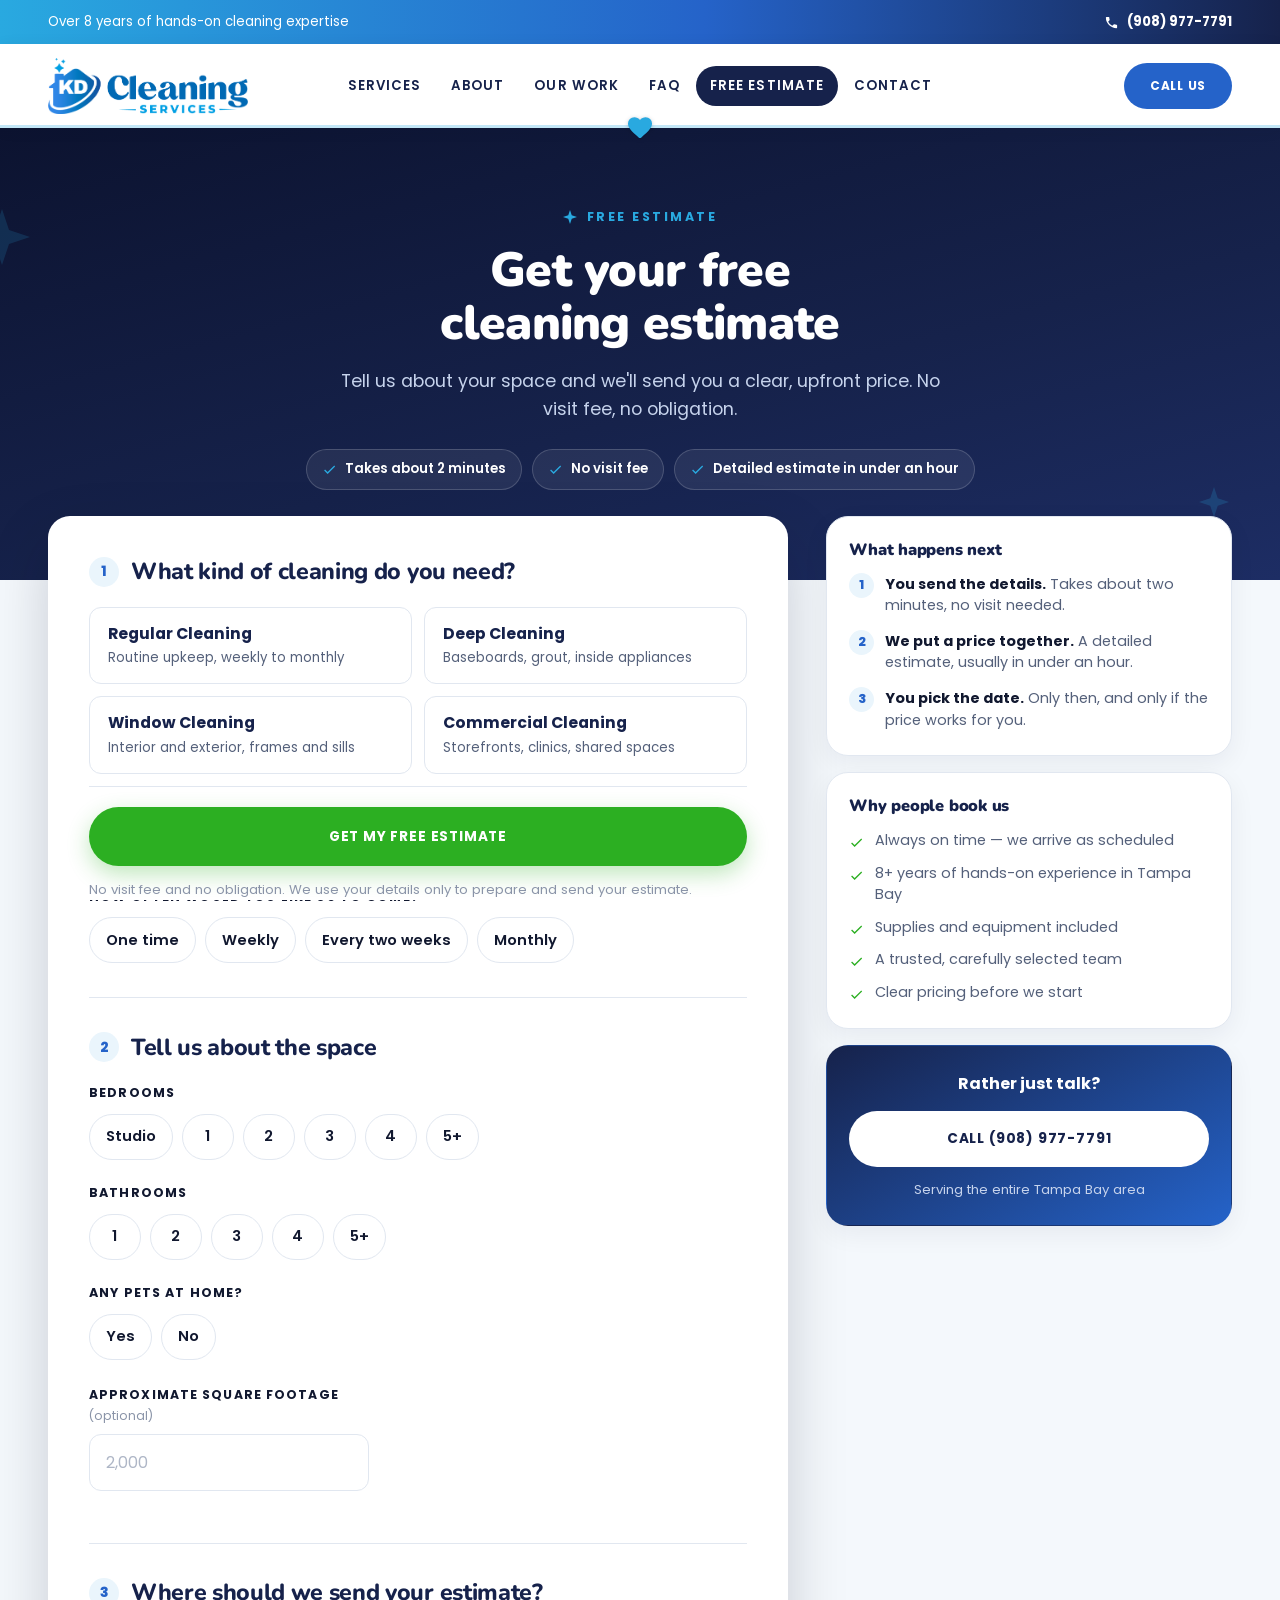
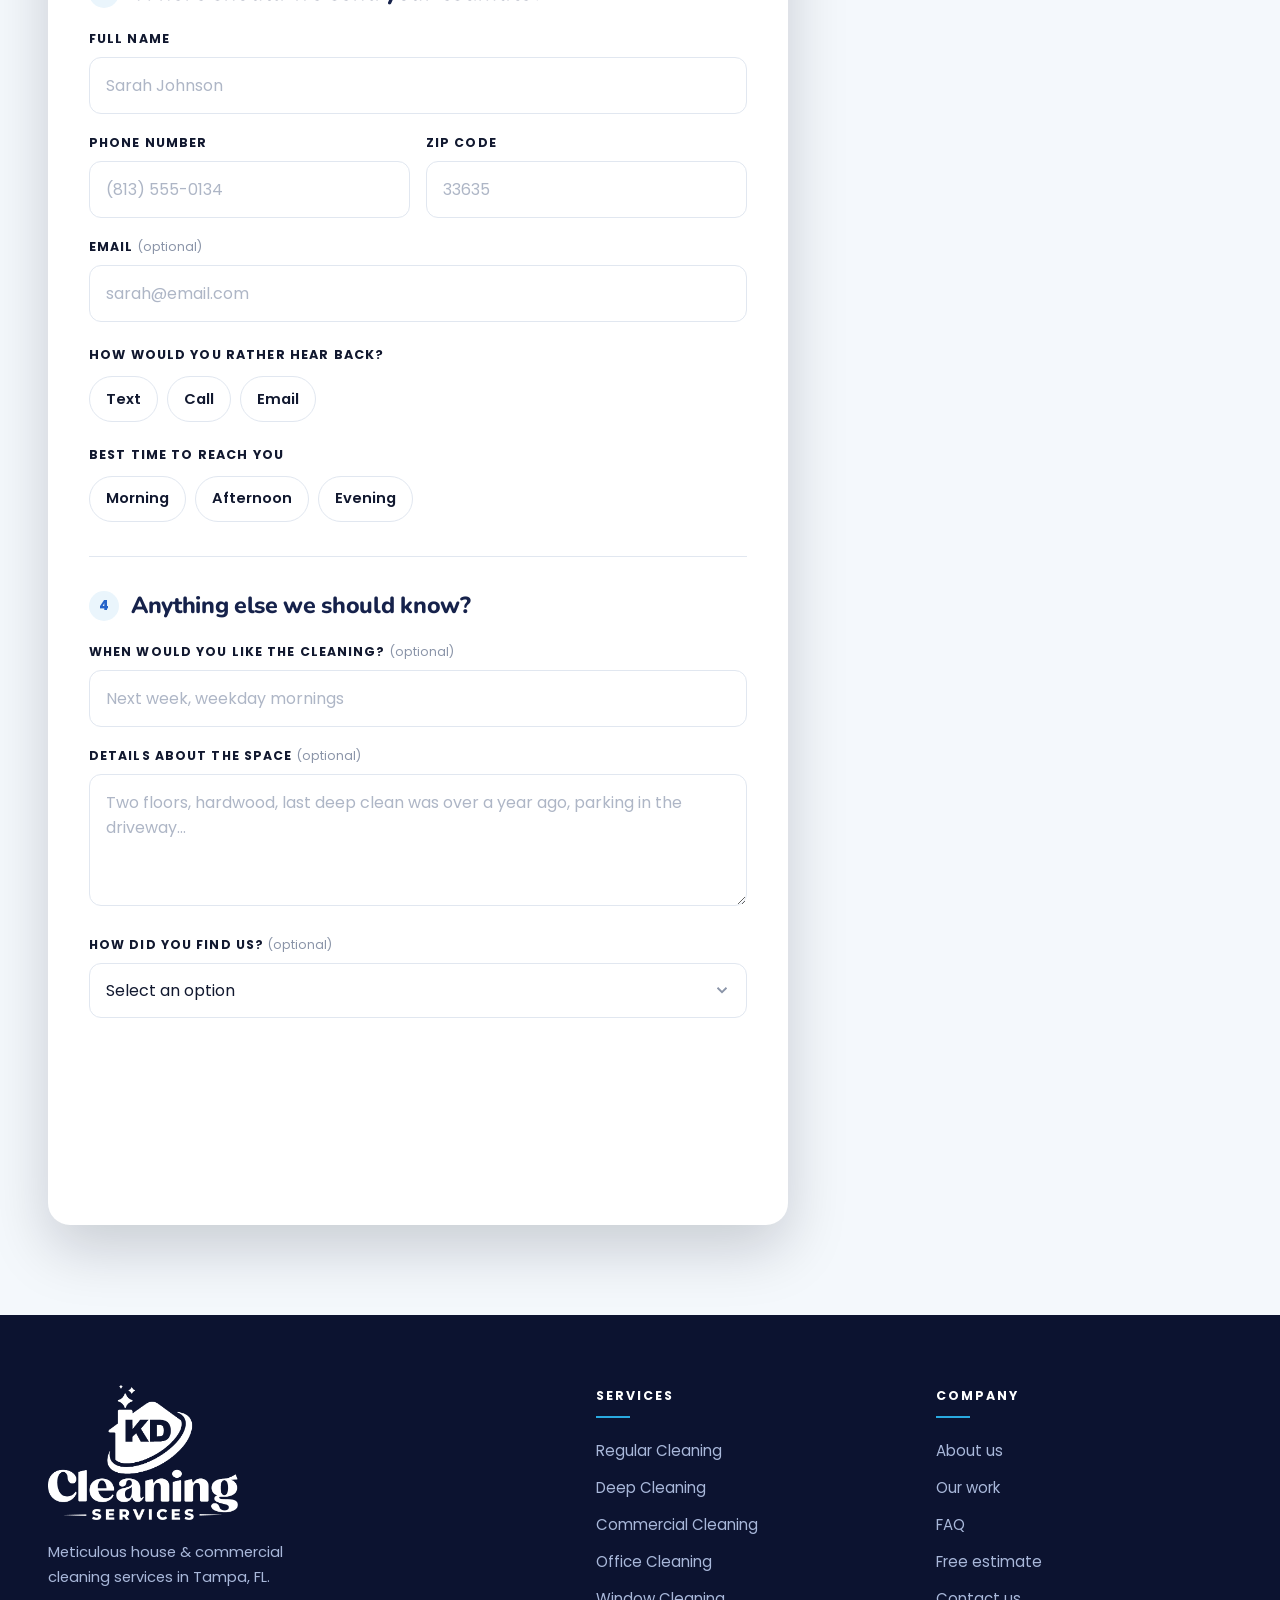
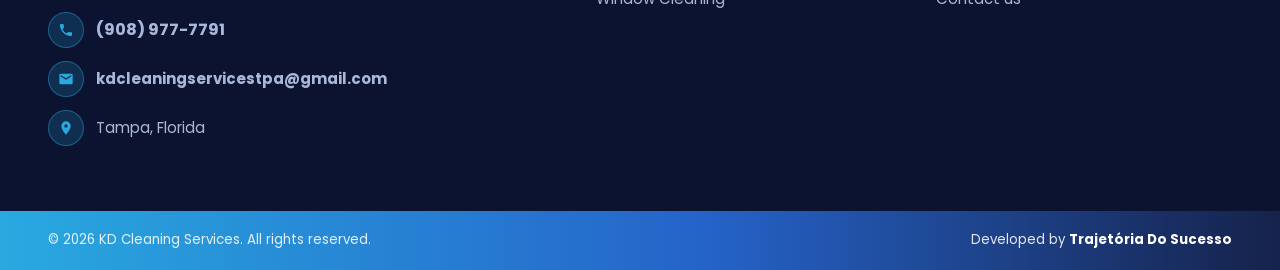
<file: estimate/index.html>
<!DOCTYPE html>
<html lang="en">
<head>
<meta charset="UTF-8">
<meta name="viewport" content="width=device-width, initial-scale=1.0">

<!-- Google Tag Manager — mesmo container das outras páginas (GTM-K84GJTBC).
     O estimate.js empurra form_start, generate_lead e click_to_call para
     o dataLayer. -->
<script>(function(w,d,s,l,i){w[l]=w[l]||[];w[l].push({'gtm.start':
new Date().getTime(),event:'gtm.js'});var f=d.getElementsByTagName(s)[0],
j=d.createElement(s),dl=l!='dataLayer'?'&l='+l:'';j.async=true;j.src=
'https://www.googletagmanager.com/gtm.js?id='+i+dl;f.parentNode.insertBefore(j,f);
})(window,document,'script','dataLayer','GTM-K84GJTBC');</script>
<!-- End Google Tag Manager -->

<title>Free Cleaning Estimate in Tampa, FL | KD Cleaning Services</title>
<meta name="description" content="Get a free cleaning estimate in Tampa, FL. Tell us about your space and receive a clear, upfront price. No visit fee, no obligation.">
<meta name="robots" content="index, follow">
<link rel="canonical" href="https://kdcleaningservices.com/estimate/">
<meta property="og:title" content="Free Cleaning Estimate in Tampa, FL | KD Cleaning Services">
<meta property="og:description" content="Tell us about your space and receive a clear, upfront price. No visit fee, no obligation.">
<meta property="og:type" content="website">
<meta property="og:url" content="https://kdcleaningservices.com/estimate/">
<meta property="og:image" content="https://kdcleaningservices.com/og-image.png">
<meta property="og:image:width" content="1200">
<meta property="og:image:height" content="630">
<link rel="icon" href="/favicon.ico" sizes="any">
<link rel="icon" href="/favicon.png" type="image/png" sizes="48x48">
<link rel="apple-touch-icon" href="/apple-touch-icon.png">

<!-- Caminhos absolutos em toda a página: ela mora em /estimate/, e caminho
     relativo aqui procuraria os arquivos dentro dessa subpasta.
     Para pré-visualizar, subir um servidor na raiz do pacote — abrir o
     arquivo direto no navegador não resolve caminho absoluto. -->
<link rel="stylesheet" href="/fonts/fonts.css">
<link rel="stylesheet" href="/home.css">
<link rel="stylesheet" href="/estimate.css">
</head>
<body>

<!-- Google Tag Manager (noscript) -->
<noscript><iframe src="https://www.googletagmanager.com/ns.html?id=GTM-K84GJTBC"
height="0" width="0" style="display:none;visibility:hidden"></iframe></noscript>
<!-- End Google Tag Manager (noscript) -->

<!-- ===================== TOP BAR ===================== -->
<div class="topbar">
  <div class="wrap topbar-in">
    <span class="tb-msg">Over 8 years of hands-on cleaning expertise</span>
    <a href="tel:+19089777791" class="tb-phone" data-track="call">
      <svg viewBox="0 0 24 24" aria-hidden="true"><path d="M6.62 10.79a15.05 15.05 0 006.59 6.59l2.2-2.2a1 1 0 011.01-.24 11.4 11.4 0 003.57.57 1 1 0 011 1V20a1 1 0 01-1 1A17 17 0 013 4a1 1 0 011-1h3.5a1 1 0 011 1c0 1.25.2 2.45.57 3.57a1 1 0 01-.25 1.01z"/></svg>
      (908) 977-7791
    </a>
  </div>
</div>

<!-- ===================== HEADER ===================== -->
<!-- Os links do menu apontam para a home com "/#": esta página é uma
     subpasta, e "#services" sozinho procuraria a âncora aqui dentro. -->
<header class="hdr" id="top">
  <div class="wrap hdr-in">
    <a href="/" class="brand"><img src="/logo-horizontal.png" alt="KD Cleaning Services" width="200" height="55"></a>
    <nav class="nav" id="nav">
      <a href="/#services">Services</a>
      <a href="/#about">About</a>
      <a href="/#work">Our Work</a>
      <a href="/#faq">FAQ</a>
      <a href="/estimate/" class="on" aria-current="page">Free Estimate</a>
      <a href="/#contact">Contact</a>
      <a href="tel:+19089777791" class="btn btn-accent nav-cta" data-track="call">Call (908) 977-7791</a>
    </nav>
    <a href="tel:+19089777791" class="btn btn-solid btn-sm hdr-cta" data-track="call">Call Us</a>
    <button class="burger" id="burger" aria-label="Open menu" aria-expanded="false" aria-controls="nav">
      <span></span><span></span><span></span>
    </button>
  </div>
</header>

<!-- ===================== CABEÇALHO DA PÁGINA ===================== -->
<section class="est-top">
  <span class="spark" style="--s:56px;--o:.16;--d:13s;top:18%;left:-26px" aria-hidden="true"></span>
  <span class="spark" style="--s:30px;--o:.2;--d:10s;--dl:-4s;bottom:14%;right:4%" aria-hidden="true"></span>
  <div class="wrap est-top-in">
    <p class="eyebrow ey-c"><i></i>Free estimate</p>
    <h1>Get your free cleaning estimate</h1>
    <p class="est-lede">Tell us about your space and we'll send you a clear, upfront price. No visit fee, no obligation.</p>
    <ul class="est-chips">
      <li>Takes about 2 minutes</li>
      <li>No visit fee</li>
      <li>Detailed estimate in under an hour</li>
    </ul>
  </div>
</section>

<!-- ===================== FORMULÁRIO ===================== -->
<section class="est-main">
  <div class="wrap est-grid">

    <div class="est-card">
      <!-- Formulário único, tudo à vista. Os blocos numerados servem de
           orientação visual, mas não são etapas: nada fica escondido e o
           visitante pode responder na ordem que quiser. -->
      <form id="form01" data-form="estimate" novalidate>

        <!-- ---------- 1. serviço ---------- -->
        <fieldset class="est-block">
          <legend class="est-q"><span class="est-n">1</span>What kind of cleaning do you need?</legend>
          <div class="opt-grid">
            <label class="opt">
              <input type="radio" name="service" value="Regular Cleaning" required>
              <span class="opt-in">
                <strong>Regular Cleaning</strong>
                <em>Routine upkeep, weekly to monthly</em>
              </span>
            </label>
            <label class="opt">
              <input type="radio" name="service" value="Deep Cleaning">
              <span class="opt-in">
                <strong>Deep Cleaning</strong>
                <em>Baseboards, grout, inside appliances</em>
              </span>
            </label>
            <label class="opt">
              <input type="radio" name="service" value="Window Cleaning">
              <span class="opt-in">
                <strong>Window Cleaning</strong>
                <em>Interior and exterior, frames and sills</em>
              </span>
            </label>
            <label class="opt">
              <input type="radio" name="service" value="Commercial Cleaning">
              <span class="opt-in">
                <strong>Commercial Cleaning</strong>
                <em>Storefronts, clinics, shared spaces</em>
              </span>
            </label>
            <label class="opt">
              <input type="radio" name="service" value="Office Cleaning">
              <span class="opt-in">
                <strong>Office Cleaning</strong>
                <em>Workstations and common areas</em>
              </span>
            </label>
            <label class="opt">
              <input type="radio" name="service" value="Not sure yet">
              <span class="opt-in">
                <strong>I'm not sure yet</strong>
                <em>Tell us about the space and we'll advise</em>
              </span>
            </label>
          </div>
          <span class="er" data-er="service"></span>

          <p class="est-sub">How often would you like us to come?</p>
          <div class="pill-row">
            <label class="pill"><input type="radio" name="frequency" value="One time"><span>One time</span></label>
            <label class="pill"><input type="radio" name="frequency" value="Weekly"><span>Weekly</span></label>
            <label class="pill"><input type="radio" name="frequency" value="Every two weeks"><span>Every two weeks</span></label>
            <label class="pill"><input type="radio" name="frequency" value="Monthly"><span>Monthly</span></label>
          </div>
        </fieldset>

        <!-- ---------- 2. o espaço ---------- -->
        <!-- Dois blocos: um residencial e um comercial. O estimate.js
             mostra só o que combina com o serviço escolhido acima, e limpa
             os campos do bloco escondido antes de enviar, para o e-mail não
             chegar com "3 bedrooms" num pedido de escritório. -->
        <fieldset class="est-block">
          <legend class="est-q"><span class="est-n">2</span>Tell us about the space</legend>

          <div class="est-branch" data-branch="residential">
            <p class="est-sub">Bedrooms</p>
            <div class="pill-row">
              <label class="pill"><input type="radio" name="bedrooms" value="Studio"><span>Studio</span></label>
              <label class="pill"><input type="radio" name="bedrooms" value="1"><span>1</span></label>
              <label class="pill"><input type="radio" name="bedrooms" value="2"><span>2</span></label>
              <label class="pill"><input type="radio" name="bedrooms" value="3"><span>3</span></label>
              <label class="pill"><input type="radio" name="bedrooms" value="4"><span>4</span></label>
              <label class="pill"><input type="radio" name="bedrooms" value="5+"><span>5+</span></label>
            </div>

            <p class="est-sub">Bathrooms</p>
            <div class="pill-row">
              <label class="pill"><input type="radio" name="bathrooms" value="1"><span>1</span></label>
              <label class="pill"><input type="radio" name="bathrooms" value="2"><span>2</span></label>
              <label class="pill"><input type="radio" name="bathrooms" value="3"><span>3</span></label>
              <label class="pill"><input type="radio" name="bathrooms" value="4"><span>4</span></label>
              <label class="pill"><input type="radio" name="bathrooms" value="5+"><span>5+</span></label>
            </div>

            <p class="est-sub">Any pets at home?</p>
            <div class="pill-row">
              <label class="pill"><input type="radio" name="pets" value="Yes"><span>Yes</span></label>
              <label class="pill"><input type="radio" name="pets" value="No"><span>No</span></label>
            </div>
          </div>

          <div class="est-branch" data-branch="commercial" hidden>
            <p class="est-sub">What kind of space is it?</p>
            <div class="pill-row">
              <label class="pill"><input type="radio" name="property" value="Office"><span>Office</span></label>
              <label class="pill"><input type="radio" name="property" value="Storefront"><span>Storefront</span></label>
              <label class="pill"><input type="radio" name="property" value="Clinic"><span>Clinic</span></label>
              <label class="pill"><input type="radio" name="property" value="Other"><span>Other</span></label>
            </div>

            <p class="est-sub">Restrooms on site</p>
            <div class="pill-row">
              <label class="pill"><input type="radio" name="restrooms" value="1"><span>1</span></label>
              <label class="pill"><input type="radio" name="restrooms" value="2"><span>2</span></label>
              <label class="pill"><input type="radio" name="restrooms" value="3"><span>3</span></label>
              <label class="pill"><input type="radio" name="restrooms" value="4+"><span>4+</span></label>
            </div>
          </div>

          <!-- Metragem em campo aberto porque a FAQ diz que o preço sai da
               metragem: é o dado que mais encurta o orçamento. Opcional
               porque muita gente não sabe de cabeça. -->
          <div class="fld fld-half">
            <label for="f-sqft">Approximate square footage <span class="opt-tag">(optional)</span></label>
            <input type="text" id="f-sqft" name="sqft" inputmode="numeric" placeholder="2,000">
          </div>
        </fieldset>

        <!-- ---------- 3. contato ---------- -->
        <fieldset class="est-block">
          <legend class="est-q"><span class="est-n">3</span>Where should we send your estimate?</legend>

          <div class="fld">
            <label for="f-name">Full name</label>
            <input type="text" id="f-name" name="name" autocomplete="name" placeholder="Sarah Johnson" required>
            <span class="er" data-er="name"></span>
          </div>

          <div class="fld-row">
            <div class="fld">
              <label for="f-phone">Phone number</label>
              <input type="tel" id="f-phone" name="phone" inputmode="tel" autocomplete="tel" placeholder="(813) 555-0134" required>
              <span class="er" data-er="phone"></span>
            </div>
            <div class="fld">
              <label for="f-zip">ZIP code</label>
              <input type="text" id="f-zip" name="zip" inputmode="numeric" maxlength="5" autocomplete="postal-code" placeholder="33635" required>
              <span class="er" data-er="zip"></span>
            </div>
          </div>

          <div class="fld">
            <label for="f-email">Email <span class="opt-tag">(optional)</span></label>
            <input type="email" id="f-email" name="email" autocomplete="email" placeholder="sarah@email.com">
            <span class="er" data-er="email"></span>
          </div>

          <p class="est-sub">How would you rather hear back?</p>
          <div class="pill-row">
            <label class="pill"><input type="radio" name="contact_method" value="Text"><span>Text</span></label>
            <label class="pill"><input type="radio" name="contact_method" value="Call"><span>Call</span></label>
            <label class="pill"><input type="radio" name="contact_method" value="Email"><span>Email</span></label>
          </div>

          <p class="est-sub">Best time to reach you</p>
          <div class="pill-row">
            <label class="pill"><input type="radio" name="best_time" value="Morning"><span>Morning</span></label>
            <label class="pill"><input type="radio" name="best_time" value="Afternoon"><span>Afternoon</span></label>
            <label class="pill"><input type="radio" name="best_time" value="Evening"><span>Evening</span></label>
          </div>
        </fieldset>

        <!-- ---------- 4. detalhes ---------- -->
        <fieldset class="est-block">
          <legend class="est-q"><span class="est-n">4</span>Anything else we should know?</legend>

          <div class="fld">
            <label for="f-when">When would you like the cleaning? <span class="opt-tag">(optional)</span></label>
            <input type="text" id="f-when" name="preferred_date" placeholder="Next week, weekday mornings">
          </div>

          <div class="fld">
            <label for="f-notes">Details about the space <span class="opt-tag">(optional)</span></label>
            <textarea id="f-notes" name="message" rows="4" placeholder="Two floors, hardwood, last deep clean was over a year ago, parking in the driveway..."></textarea>
          </div>

          <div class="fld">
            <label for="f-heard">How did you find us? <span class="opt-tag">(optional)</span></label>
            <select id="f-heard" name="heard_about">
              <option value="">Select an option</option>
              <option>Google</option>
              <option>Facebook</option>
              <option>Instagram</option>
              <option>Referral from a friend</option>
              <option>Nextdoor</option>
              <option>Other</option>
            </select>
          </div>
        </fieldset>

        <!-- honeypot: bot preenche, gente não vê -->
        <div class="hp" aria-hidden="true">
          <label for="f-company">Company</label>
          <input type="text" id="f-company" name="company" tabindex="-1" autocomplete="off">
        </div>

        <div class="est-send">
          <button type="submit" class="btn btn-accent btn-lg btn-full" id="form01-submit">Get my free estimate</button>
          <p class="est-legal">No visit fee and no obligation. We use your details only to prepare and send your estimate.</p>
          <div class="qform-status" id="form01-status" role="status" aria-live="polite"></div>
        </div>
      </form>

      <!-- Painel de sucesso: só aparece se o thanksUrl do estimate.js for
           esvaziado. Com ele preenchido, o visitante vai para /thanks/. -->
      <div class="qform-done" id="form01-done" hidden>
        <span class="qd-check" aria-hidden="true">
          <svg viewBox="0 0 24 24"><path d="M20 6L9 17l-5-5"/></svg>
        </span>
        <h2>Request received</h2>
        <p>We'll review the details and send your estimate shortly. If it's urgent, call us and we'll pick up.</p>
        <a href="tel:+19089777791" class="btn btn-line" data-track="call">Call (908) 977-7791</a>
      </div>
    </div>

    <!-- ---------- coluna de apoio ---------- -->
    <aside class="est-side">
      <div class="es-box">
        <h2>What happens next</h2>
        <ol class="es-steps">
          <li><strong>You send the details.</strong> Takes about two minutes, no visit needed.</li>
          <li><strong>We put a price together.</strong> A detailed estimate, usually in under an hour.</li>
          <li><strong>You pick the date.</strong> Only then, and only if the price works for you.</li>
        </ol>
      </div>

      <div class="es-box es-trust">
        <h2>Why people book us</h2>
        <ul class="es-list">
          <li>Always on time &mdash; we arrive as scheduled</li>
          <li>8+ years of hands-on experience in Tampa Bay</li>
          <li>Supplies and equipment included</li>
          <li>A trusted, carefully selected team</li>
          <li>Clear pricing before we start</li>
        </ul>
      </div>

      <div class="es-box es-call">
        <p class="es-call-lbl">Rather just talk?</p>
        <a href="tel:+19089777791" class="btn btn-light btn-full" data-track="call">Call (908) 977-7791</a>
        <p class="es-call-sub">Serving the entire Tampa Bay area</p>
      </div>
    </aside>

  </div>
</section>

<!-- ===================== RODAPÉ ===================== -->
<footer class="ftr">
  <div class="wrap ftr-in">

    <div class="ftr-brand">
      <img src="/logo-white.png" alt="KD Cleaning Services" width="170" height="105">
      <p>Meticulous house &amp; commercial cleaning services in Tampa, FL.</p>
      <ul class="ftr-contact">
        <li>
          <span class="fi-ico"><svg viewBox="0 0 24 24" aria-hidden="true"><path d="M6.62 10.79a15.05 15.05 0 006.59 6.59l2.2-2.2a1 1 0 011.01-.24 11.4 11.4 0 003.57.57 1 1 0 011 1V20a1 1 0 01-1 1A17 17 0 013 4a1 1 0 011-1h3.5a1 1 0 011 1c0 1.25.2 2.45.57 3.57a1 1 0 01-.25 1.01z"/></svg></span>
          <a href="tel:+19089777791" data-track="call">(908) 977-7791</a>
        </li>
        <li>
          <span class="fi-ico"><svg viewBox="0 0 24 24" aria-hidden="true"><path d="M20 4H4a2 2 0 00-2 2v12a2 2 0 002 2h16a2 2 0 002-2V6a2 2 0 00-2-2zm0 4.24l-8 4.76-8-4.76V6l8 4.76L20 6z"/></svg></span>
          <a class="fi-mail" href="mailto:kdcleaningservicestpa@gmail.com" data-track="email">kdcleaningservicestpa@gmail.com</a>
        </li>
        <li>
          <span class="fi-ico"><svg viewBox="0 0 24 24" aria-hidden="true"><path d="M12 2a7 7 0 00-7 7c0 5.25 7 13 7 13s7-7.75 7-13a7 7 0 00-7-7zm0 9.5A2.5 2.5 0 1114.5 9 2.5 2.5 0 0112 11.5z"/></svg></span>
          <span>Tampa, Florida</span>
        </li>
      </ul>
    </div>

    <div class="ftr-col">
      <h4>Services</h4>
      <ul>
        <li><a href="/#services">Regular Cleaning</a></li>
        <li><a href="/#services">Deep Cleaning</a></li>
        <li><a href="/#services">Commercial Cleaning</a></li>
        <li><a href="/#services">Office Cleaning</a></li>
        <li><a href="/#services">Window Cleaning</a></li>
      </ul>
    </div>

    <div class="ftr-col">
      <h4>Company</h4>
      <ul>
        <li><a href="/#about">About us</a></li>
        <li><a href="/#work">Our work</a></li>
        <li><a href="/#faq">FAQ</a></li>
        <li><a href="/estimate/">Free estimate</a></li>
        <li><a href="/#contact">Contact us</a></li>
      </ul>
    </div>

  </div>

  <div class="ftr-bot">
    <div class="wrap ftr-bot-in">
      <p>&copy; <span id="yr">2026</span> KD Cleaning Services. All rights reserved.</p>
      <p>Developed by <strong>Trajetória Do Sucesso</strong></p>
    </div>
  </div>
</footer>

<div class="mbar">
  <a href="tel:+19089777791" class="mb-call" data-track="call">
    <svg viewBox="0 0 24 24" aria-hidden="true"><path d="M6.62 10.79a15.05 15.05 0 006.59 6.59l2.2-2.2a1 1 0 011.01-.24 11.4 11.4 0 003.57.57 1 1 0 011 1V20a1 1 0 01-1 1A17 17 0 013 4a1 1 0 011-1h3.5a1 1 0 011 1c0 1.25.2 2.45.57 3.57a1 1 0 01-.25 1.01z"/></svg>
    Call
  </a>
  <a href="#form01" class="mb-cta">Start my estimate</a>
</div>

<script src="/estimate.js"></script>
</body>
</html>
</file>
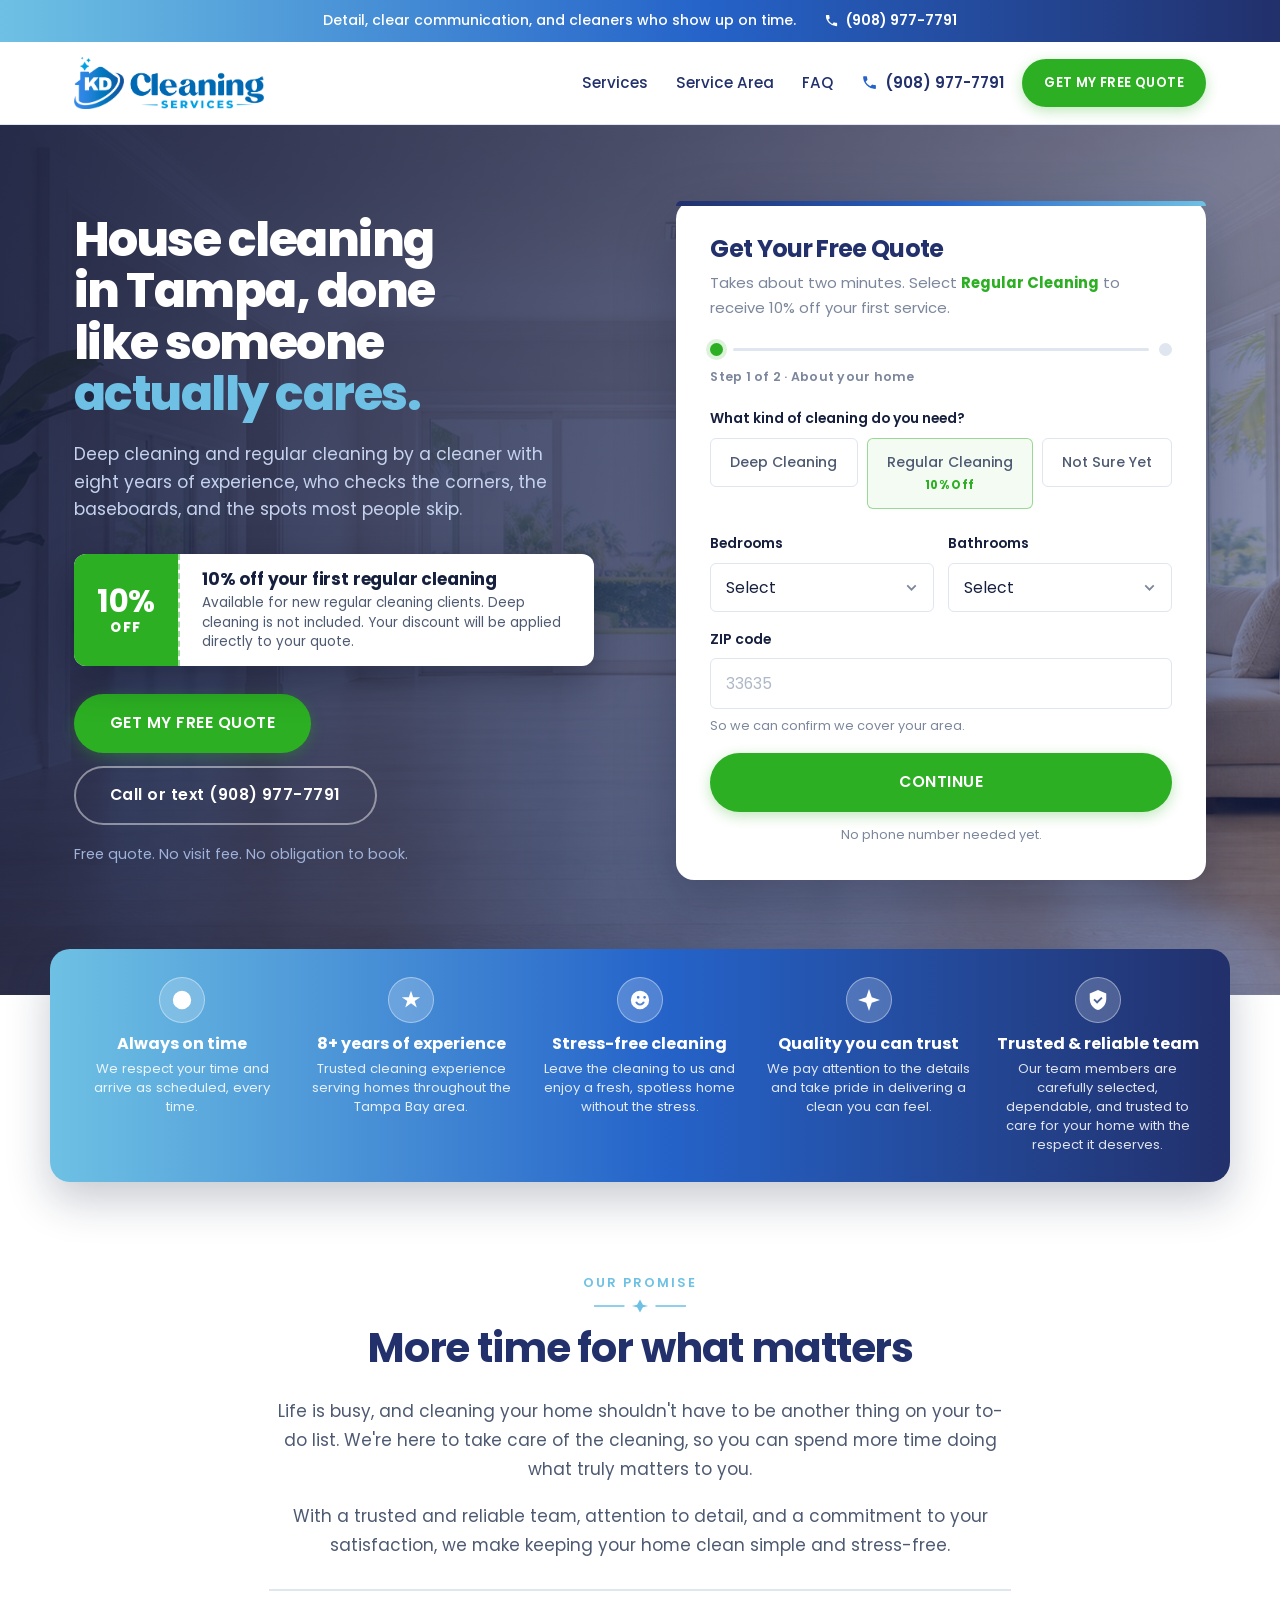
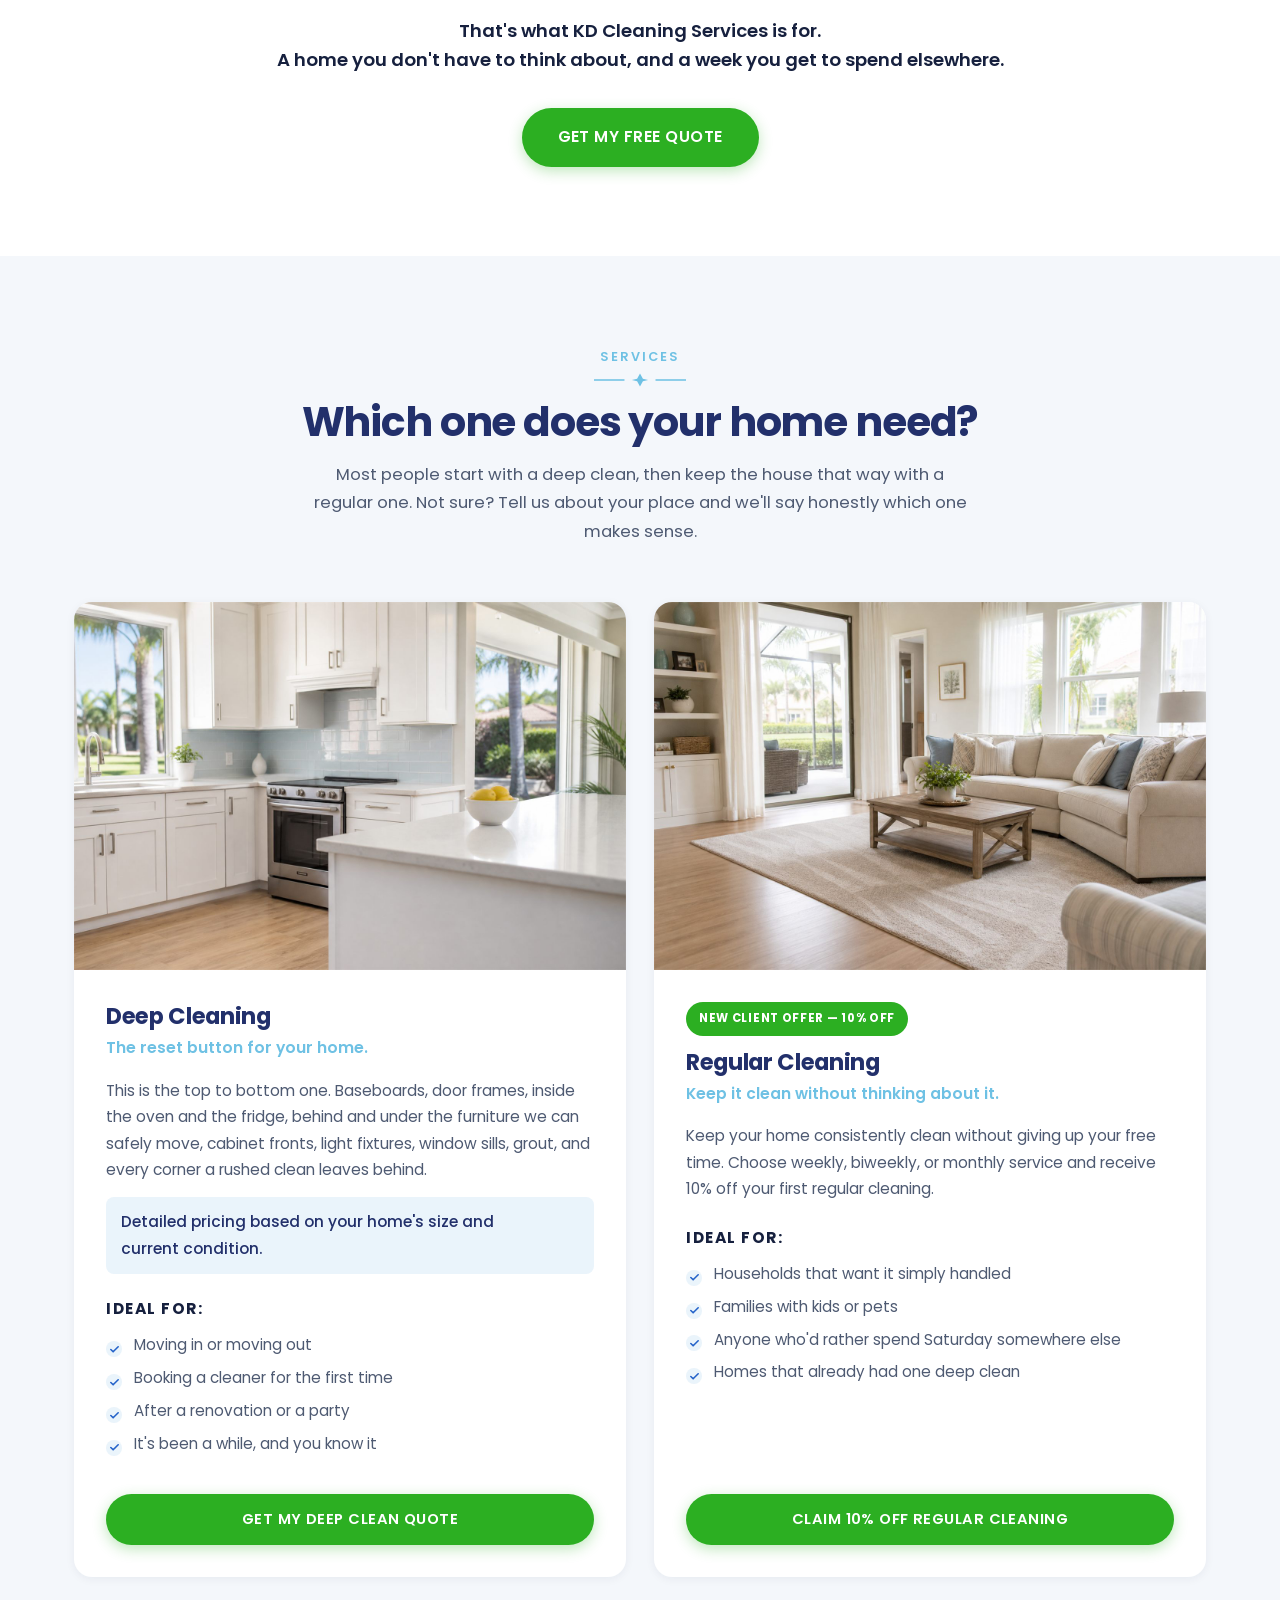
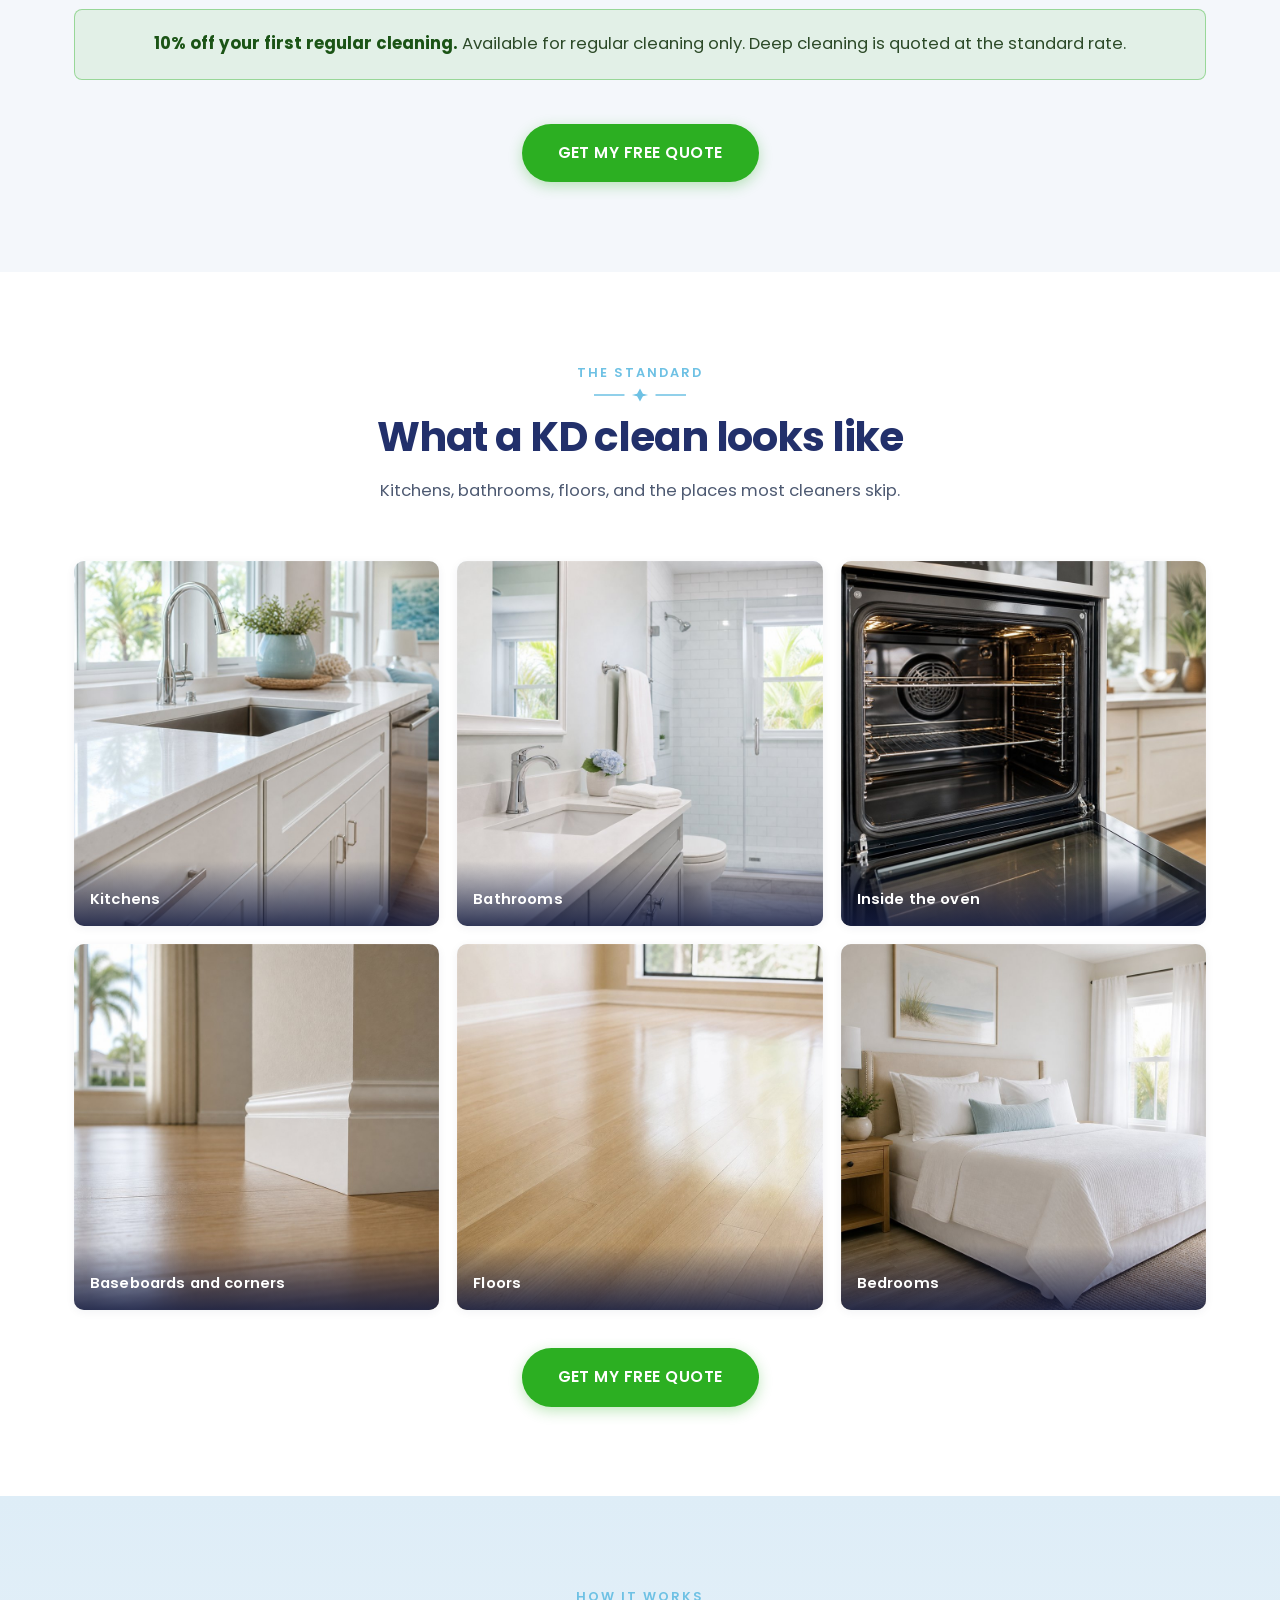
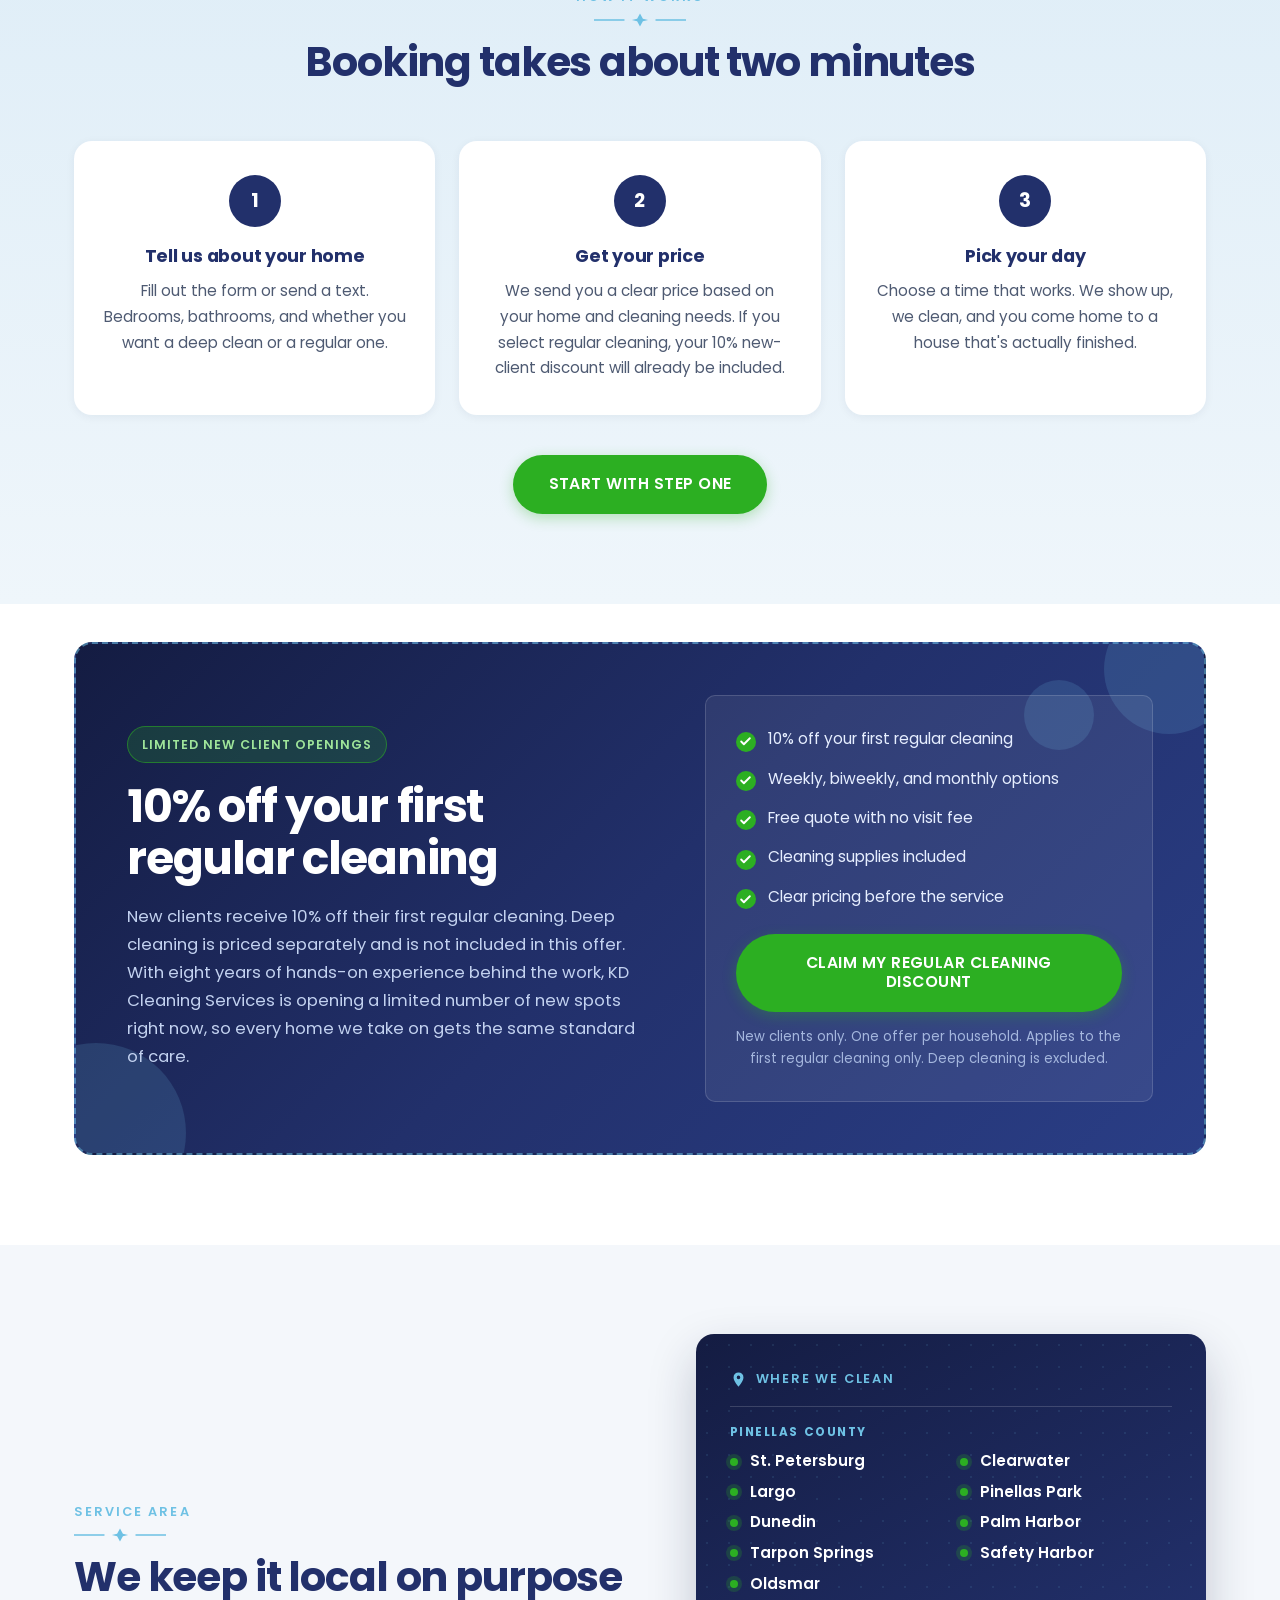
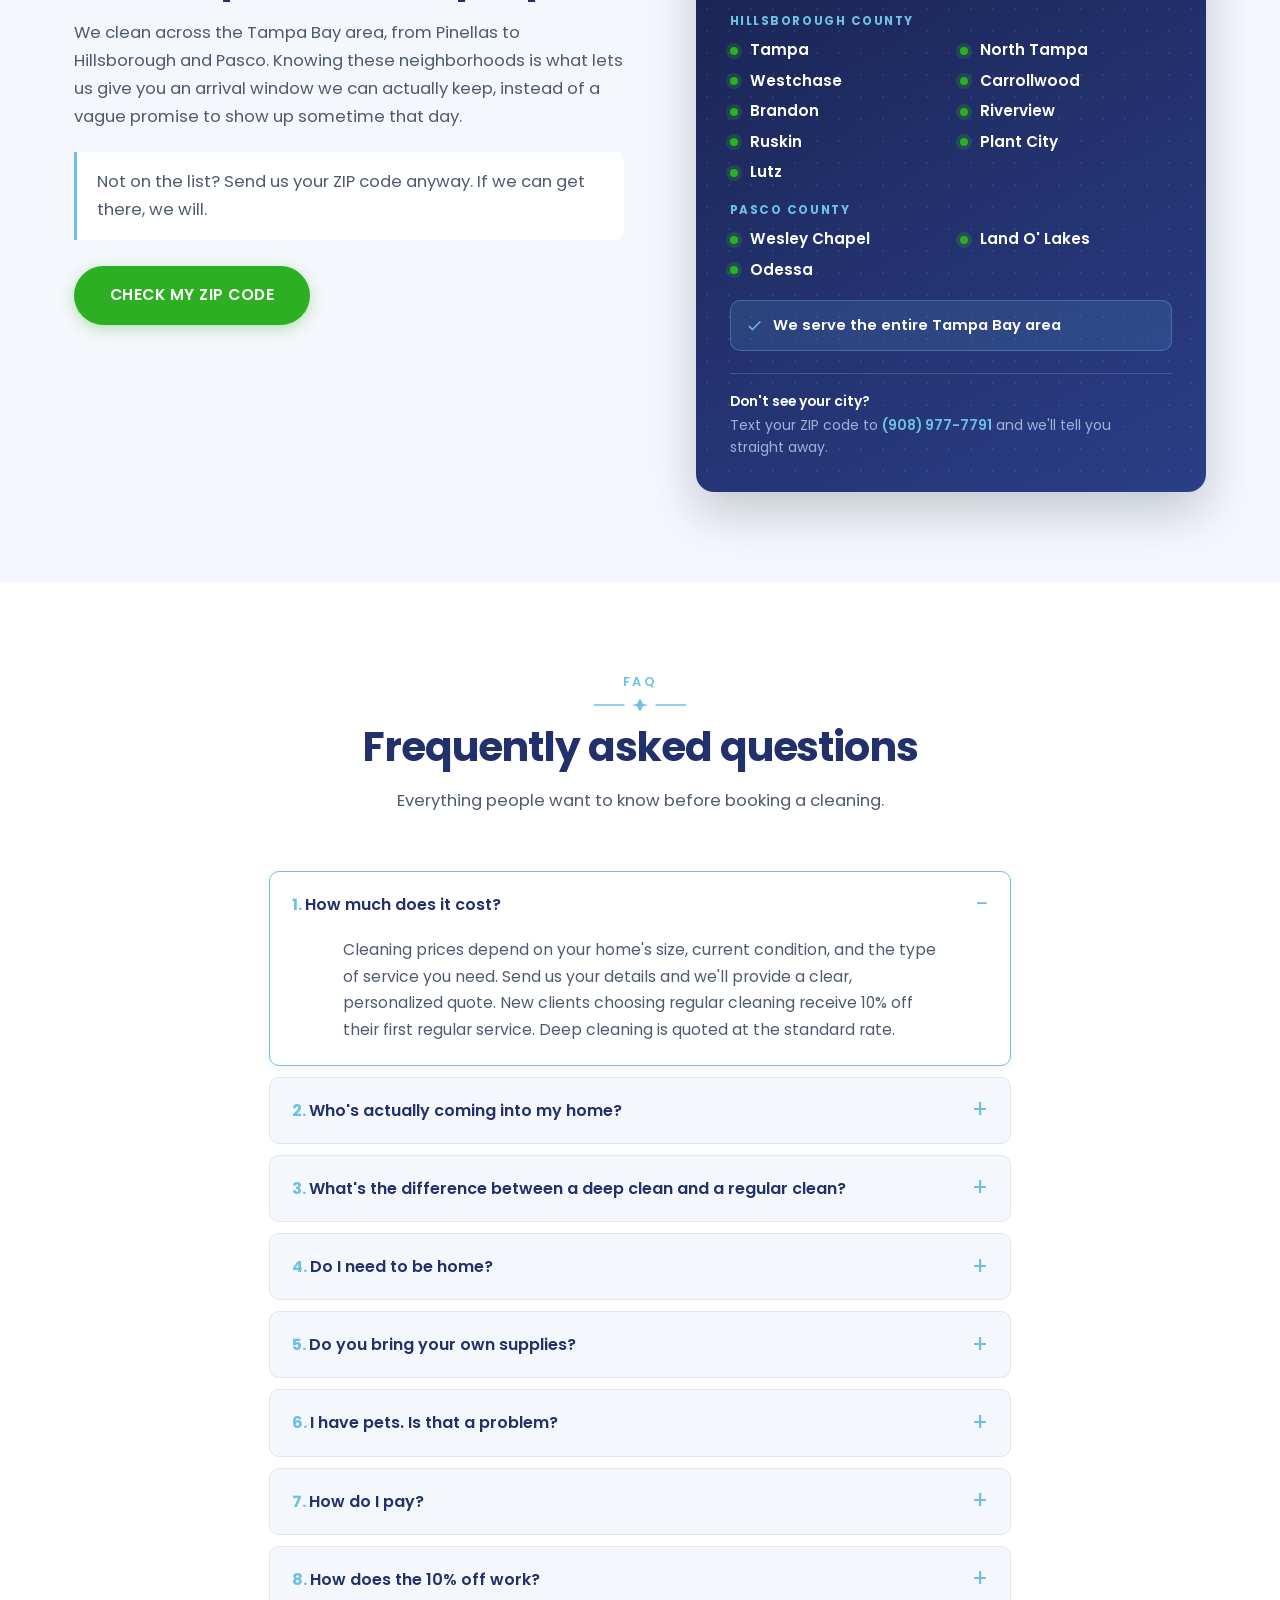
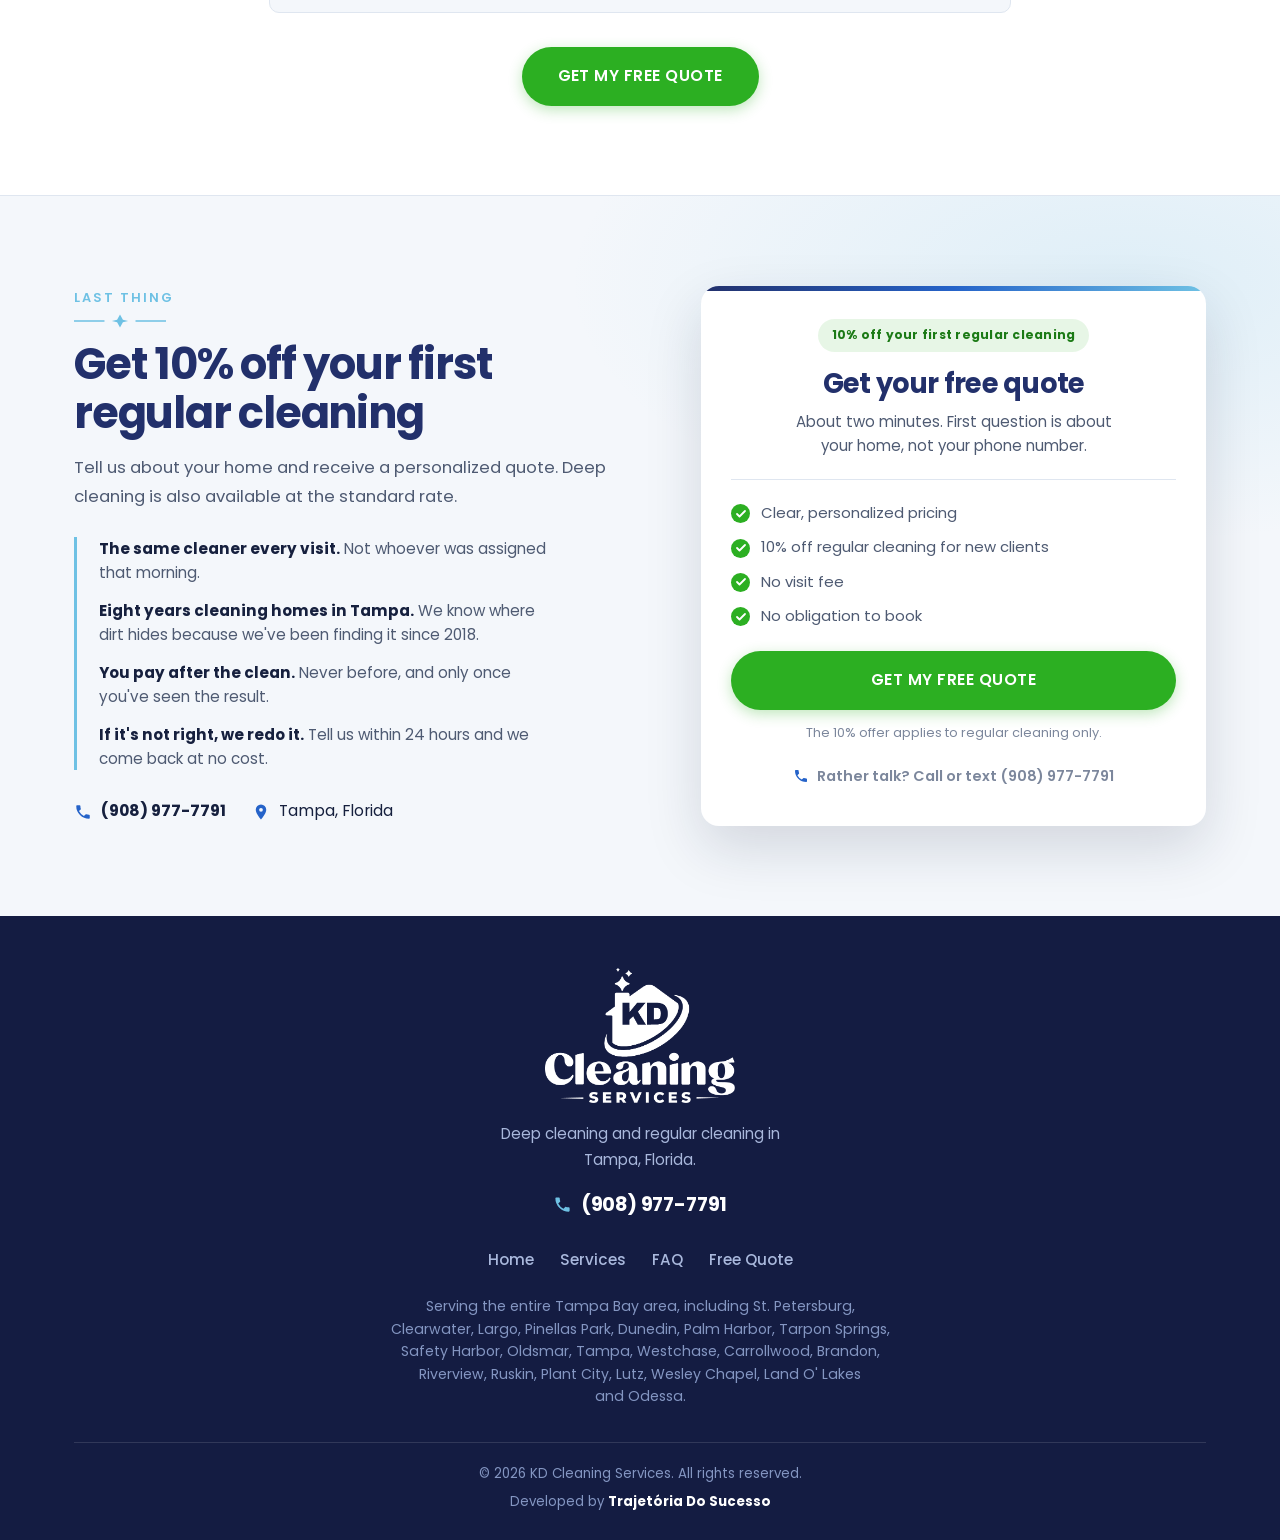
<file: lp/index.html>
<!DOCTYPE html>
<html lang="en">
<head>
<meta charset="UTF-8">
<meta name="viewport" content="width=device-width, initial-scale=1.0">

<!-- Google Tag Manager — reinstalado em 19/08/2026 (tinha sido removido em
     14/08/2026 durante a investigação da reprovação "Compromised Site" no
     Google Ads). Container GTM-K84GJTBC. Fica o mais alto possível no
     <head>, logo depois do charset e do viewport, para não perder evento
     de quem sai rápido. O script.js já empurra form_start, form_step_1,
     generate_lead e click_to_call para o dataLayer: no GTM eles aparecem
     como gatilhos de "Evento personalizado".
     É o único terceiro que a LP carrega — não acrescentar outros. -->
<script>(function(w,d,s,l,i){w[l]=w[l]||[];w[l].push({'gtm.start':
new Date().getTime(),event:'gtm.js'});var f=d.getElementsByTagName(s)[0],
j=d.createElement(s),dl=l!='dataLayer'?'&l='+l:'';j.async=true;j.src=
'https://www.googletagmanager.com/gtm.js?id='+i+dl;f.parentNode.insertBefore(j,f);
})(window,document,'script','dataLayer','GTM-K84GJTBC');</script>
<!-- End Google Tag Manager -->
<title>House Cleaning in Tampa, FL | 10% Off Regular Cleaning | KD Cleaning</title>
<meta name="description" content="Get 10% off your first regular cleaning with KD Cleaning Services in Tampa, FL. Weekly, biweekly and monthly options available. Deep cleaning quoted separately.">
<meta name="robots" content="index, follow">
<!-- A LP mora no subdomínio. O domínio raiz hoje mostra a página padrão
     da Hostinger, então canonical apontando para lá dizia ao Google que
     o endereço oficial desta página é um lugar onde ela não existe. -->
<link rel="canonical" href="https://kdcleaningservices.com/lp/">
<meta property="og:title" content="House Cleaning in Tampa, FL | 10% Off Regular Cleaning">
<meta property="og:description" content="Get 10% off your first regular cleaning with KD Cleaning Services in Tampa. Weekly, biweekly and monthly options. Deep cleaning quoted separately.">
<meta property="og:type" content="website">
<meta property="og:url" content="https://kdcleaningservices.com/lp/">
<!-- URL absoluta: WhatsApp e Facebook não resolvem caminho relativo.
     og-image.png é 1200x630 com fundo branco: preview de link achata
     transparência em preto, então não dá pra usar o logo solto aqui. -->
<meta property="og:image" content="https://kdcleaningservices.com/og-image.png">
<meta property="og:image:width" content="1200">
<meta property="og:image:height" content="630">
<!-- favicon usa só o símbolo da casinha: o lockup inteiro vira borrão em 32px -->
<link rel="icon" href="/favicon.ico" sizes="any">
<link rel="icon" href="/favicon.png" type="image/png" sizes="48x48">
<link rel="apple-touch-icon" href="/apple-touch-icon.png">
<!-- Fontes servidas do próprio domínio (ver fonts/fonts.css). A LP não
     carrega NENHUM script ou recurso de terceiro — manter assim. -->
<link rel="stylesheet" href="/fonts/fonts.css">
<link rel="stylesheet" href="styles.css">
</head>
<body>

<!-- Google Tag Manager (noscript) — precisa ser o primeiro elemento
     do <body>. Só entra em ação com JavaScript desligado. -->
<noscript><iframe src="https://www.googletagmanager.com/ns.html?id=GTM-K84GJTBC"
height="0" width="0" style="display:none;visibility:hidden"></iframe></noscript>
<!-- End Google Tag Manager (noscript) -->

<!-- ============ ANNOUNCEMENT BAR ============ -->
<div class="announce">
  <div class="wrap announce-inner">
    <span class="announce-msg">
      <span class="a-full">Detail, clear communication, and cleaners who show up on time.</span>
      <span class="a-short">Detailed cleaning. Always on time.</span>
    </span>
    <a href="tel:+19089777791" class="announce-phone" data-track="call">
      <svg viewBox="0 0 24 24" aria-hidden="true"><path d="M6.6 10.8a15.1 15.1 0 006.6 6.6l2.2-2.2c.3-.3.7-.4 1-.2 1.2.4 2.4.6 3.6.6.6 0 1 .4 1 1V20c0 .6-.4 1-1 1A17 17 0 013 4c0-.6.4-1 1-1h3.5c.6 0 1 .4 1 1 0 1.3.2 2.5.6 3.6.1.4 0 .8-.2 1l-2.3 2.2z"/></svg>
      (908) 977-7791
    </a>
  </div>
</div>

<!-- ============ HEADER ============ -->
<header class="site-header" id="top">
  <div class="wrap header-inner">
    <a href="#top" class="logo">
      <!-- lockup horizontal: o empilhado não cabe na altura do header e a
           linha "SERVICES" fica cortada -->
      <img src="/logo-horizontal.png" alt="KD Cleaning Services" width="190" height="52">
    </a>
    <nav class="header-nav">
      <a href="#services">Services</a>
      <a href="#area">Service Area</a>
      <a href="#faq">FAQ</a>
    </nav>
    <div class="header-actions">
      <a href="tel:+19089777791" class="header-phone" data-track="call">
        <svg viewBox="0 0 24 24" aria-hidden="true"><path d="M6.6 10.8a15.1 15.1 0 006.6 6.6l2.2-2.2c.3-.3.7-.4 1-.2 1.2.4 2.4.6 3.6.6.6 0 1 .4 1 1V20c0 .6-.4 1-1 1A17 17 0 013 4c0-.6.4-1 1-1h3.5c.6 0 1 .4 1 1 0 1.3.2 2.5.6 3.6.1.4 0 .8-.2 1l-2.3 2.2z"/></svg>
        (908) 977-7791
      </a>
      <a href="#form01" class="btn btn-primary btn-sm">GET MY FREE QUOTE</a>
    </div>
  </div>
</header>

<!-- ============ HERO ============ -->
<section class="hero">
  <div class="hero-bg" aria-hidden="true"></div>

  <div class="wrap hero-grid">

    <div class="hero-copy">
      <h1>House cleaning in Tampa, done like someone <span class="accent-text">actually cares.</span></h1>
      <p class="hero-sub">
        Deep cleaning and regular cleaning by a cleaner with eight years of experience,
        who checks the corners, the baseboards, and the spots most people skip.
      </p>

      <div class="offer-strip">
        <span class="offer-badge"><b>10%</b>OFF</span>
        <span class="offer-text">
          <strong>10% off your first regular cleaning</strong>
          <em class="o-full">Available for new regular cleaning clients. Deep cleaning is not included. Your discount will be applied directly to your quote.</em>
          <em class="o-short">New clients only. Deep cleaning excluded.</em>
        </span>
      </div>

      <div class="hero-cta-row">
        <a href="#form01" class="btn btn-primary btn-lg">GET MY FREE QUOTE</a>
        <a href="tel:+19089777791" class="btn btn-outline-light btn-lg" data-track="call">Call or text (908) 977-7791</a>
      </div>

      <p class="hero-micro">Free quote. No visit fee. No obligation to book.</p>
    </div>

    <!-- ============ FORM 01 ============ -->
    <div class="form-card" id="quote">
      <div class="form-head">
        <h2>Get Your Free Quote</h2>
        <p>Takes about two minutes. Select <strong>Regular Cleaning</strong> to receive 10% off your first service.</p>
      </div>

      <!-- barra de progresso dos 2 passos -->
      <div class="steps-bar" aria-hidden="true">
        <span class="step-dot is-active" data-step="1"></span>
        <span class="step-line"><i id="form01-progress"></i></span>
        <span class="step-dot" data-step="2"></span>
      </div>
      <p class="steps-label" id="form01-steplabel">Step 1 of 2 &middot; About your home</p>

      <form id="form01" class="quote-form" novalidate>

        <!-- ---------- PASSO 1: sobre a casa (sem dado pessoal) ---------- -->
        <div class="form-step is-active" data-step="1">

          <div class="field">
            <span class="label-as-legend">What kind of cleaning do you need?</span>
            <div class="radio-row" role="radiogroup" aria-label="Type of cleaning">
              <label class="radio-pill">
                <input type="radio" name="service" value="Deep Cleaning" required>
                <span>Deep Cleaning</span>
              </label>
              <label class="radio-pill is-offer">
                <input type="radio" name="service" value="Regular Cleaning">
                <span>Regular Cleaning <b>10% Off</b></span>
              </label>
              <label class="radio-pill">
                <input type="radio" name="service" value="Not Sure Yet">
                <span>Not Sure Yet</span>
              </label>
            </div>
            <span class="err" data-err-for="service"></span>
            <p class="service-note" id="service-note" role="status" aria-live="polite" hidden></p>
          </div>

          <div class="field-row">
            <div class="field">
              <label for="f-beds">Bedrooms</label>
              <select id="f-beds" name="bedrooms" required>
                <option value="">Select</option>
                <option>1</option><option>2</option><option>3</option>
                <option>4</option><option>5+</option>
              </select>
              <span class="err" data-err-for="f-beds"></span>
            </div>
            <div class="field">
              <label for="f-baths">Bathrooms</label>
              <select id="f-baths" name="bathrooms" required>
                <option value="">Select</option>
                <option>1</option><option>2</option><option>3</option>
                <option>4</option><option>5+</option>
              </select>
              <span class="err" data-err-for="f-baths"></span>
            </div>
          </div>

          <div class="field">
            <label for="f-zip">ZIP code</label>
            <input type="text" id="f-zip" name="zip" inputmode="numeric" maxlength="5" autocomplete="postal-code" placeholder="33635" required>
            <span class="hint">So we can confirm we cover your area.</span>
            <span class="err" data-err-for="f-zip"></span>
          </div>

          <button type="button" class="btn btn-primary btn-block btn-lg" id="form01-next">
            CONTINUE
          </button>

          <p class="form-micro">No phone number needed yet.</p>
        </div>

        <!-- ---------- PASSO 2: contato ---------- -->
        <div class="form-step" data-step="2">

          <div class="field">
            <label for="f-name">First name</label>
            <input type="text" id="f-name" name="first_name" autocomplete="given-name" placeholder="Sarah" required>
            <span class="err" data-err-for="f-name"></span>
          </div>

          <div class="field">
            <label for="f-phone">Phone number</label>
            <input type="tel" id="f-phone" name="phone" inputmode="tel" autocomplete="tel" placeholder="(813) 555-0134" required>
            <span class="hint">We'll text your quote here.</span>
            <span class="err" data-err-for="f-phone"></span>
          </div>

          <div class="field">
            <label for="f-email">Email <span class="optional">(optional)</span></label>
            <input type="email" id="f-email" name="email" autocomplete="email" placeholder="sarah@email.com">
            <span class="err" data-err-for="f-email"></span>
          </div>

          <div class="field">
            <label for="f-notes">Anything we should know? <span class="optional">(optional)</span></label>
            <textarea id="f-notes" name="notes" rows="3" placeholder="Pets, parking, preferred days..."></textarea>
          </div>

          <!-- anti-spam: invisível para humanos -->
          <div class="hp" aria-hidden="true">
            <label for="f-company">Company</label>
            <input type="text" id="f-company" name="company" tabindex="-1" autocomplete="off">
          </div>

          <button type="submit" class="btn btn-primary btn-block btn-lg" id="form01-submit">
            SEND MY REQUEST
          </button>

          <ul class="form-trust">
            <li>Most quotes sent back within a few hours</li>
            <li>No visit fee and no obligation to book</li>
            <li>Your number is only used for your quote</li>
          </ul>

          <button type="button" class="step-back" id="form01-back">&larr; Back</button>
        </div>

        <div class="form-status" id="form01-status" role="status" aria-live="polite"></div>
      </form>

      <div class="form-success" id="form01-success" hidden>
        <div class="success-check" aria-hidden="true">
          <svg viewBox="0 0 24 24"><path d="M20 6L9 17l-5-5"/></svg>
        </div>
        <h3>Request sent!</h3>
        <p id="form01-success-msg">We received your details and will text your quote shortly.</p>
        <a href="tel:+19089777791" class="btn btn-ghost" data-track="call">Rather talk now? Call (908) 977-7791</a>
      </div>
    </div>

  </div>
</section>

<!-- ============ TRUST BAR ============ -->
<section class="trustbar">
  <div class="wrap trust-grid">
    <!-- Cinco tópicos definidos pela cliente em 11/08/2026, na ordem que
         ela mandou. Emojis do texto original viraram os ícones em SVG da
         faixa, para não misturar duas linguagens visuais na mesma tira. -->
    <div class="trust-item">
      <span class="trust-ico" aria-hidden="true">
        <svg viewBox="0 0 24 24"><path d="M12 2a10 10 0 100 20 10 10 0 000-20zm1 10.6V6h-2v7.4l5 3 1-1.7z"/></svg>
      </span>
      <strong>Always on time</strong>
      <span>We respect your time and arrive as scheduled, every time.</span>
    </div>
    <div class="trust-item">
      <span class="trust-ico" aria-hidden="true">
        <svg viewBox="0 0 24 24"><path d="M12 2l2.4 6.9H22l-6 4.3 2.3 6.9-6.3-4.5-6.3 4.5L7.9 13 2 8.9h7.6z"/></svg>
      </span>
      <strong>8+ years of experience</strong>
      <span>Trusted cleaning experience serving homes throughout the Tampa Bay area.</span>
    </div>
    <div class="trust-item">
      <span class="trust-ico" aria-hidden="true">
        <svg viewBox="0 0 24 24"><path d="M12 2a10 10 0 100 20 10 10 0 000-20zm-3.5 7a1.5 1.5 0 113 0 1.5 1.5 0 01-3 0zm7 0a1.5 1.5 0 113 0 1.5 1.5 0 01-3 0zM12 18a5.5 5.5 0 01-5.2-3.7l1.9-.6A3.5 3.5 0 0012 16a3.5 3.5 0 003.3-2.3l1.9.6A5.5 5.5 0 0112 18z"/></svg>
      </span>
      <strong>Stress-free cleaning</strong>
      <span>Leave the cleaning to us and enjoy a fresh, spotless home without the stress.</span>
    </div>
    <div class="trust-item">
      <span class="trust-ico" aria-hidden="true">
        <svg viewBox="0 0 24 24"><path d="M12 0l3 9 9 3-9 3-3 9-3-9-9-3 9-3z"/></svg>
      </span>
      <strong>Quality you can trust</strong>
      <span>We pay attention to the details and take pride in delivering a clean you can feel.</span>
    </div>
    <div class="trust-item">
      <span class="trust-ico" aria-hidden="true">
        <svg viewBox="0 0 24 24"><path d="M12 1L3 5v6c0 5.5 3.8 10.7 9 12 5.2-1.3 9-6.5 9-12V5zm-1 15l-4-4 1.4-1.4L11 13.2l4.6-4.6L17 10z"/></svg>
      </span>
      <strong>Trusted &amp; reliable team</strong>
      <span>Our team members are carefully selected, dependable, and trusted to care for your home with the respect it deserves.</span>
    </div>
  </div>
</section>

<!-- ============ PROMISE ============ -->
<!-- Era a dobra "The problem", construída em cima da dor (você contratou
     e mesmo assim acabou limpando). Substituída em 11/08/2026 pelo texto
     que a cliente enviou: mesmo lugar na página, promessa no lugar da dor.
     O parágrafo veio dela em bloco único; quebrei em dois no ponto natural
     ("With a trusted and reliable team") porque no celular um bloco de seis
     linhas seguidas afunda a leitura. Nenhuma palavra foi alterada. -->
<section class="section promise">
  <div class="wrap narrow center">
    <span class="kicker">Our promise</span>
    <h2>More time for what matters</h2>
    <p>Life is busy, and cleaning your home shouldn't have to be another thing on your to-do list. We're here to take care of the cleaning, so you can spend more time doing what truly matters to you.</p>
    <p>With a trusted and reliable team, attention to detail, and a commitment to your satisfaction, we make keeping your home clean simple and stress-free.</p>
    <p class="lead-out">That's what KD Cleaning Services is for.<br>A home you don't have to think about, and a week you get to spend elsewhere.</p>
    <a href="#form01" class="btn btn-primary btn-lg">GET MY FREE QUOTE</a>
  </div>
</section>

<!-- ============ SERVICES ============ -->
<section class="section services" id="services">
  <div class="wrap">
    <header class="section-head">
      <span class="kicker">Services</span>
      <h2>Which one does your home need?</h2>
      <p>Most people start with a deep clean, then keep the house that way with a regular one. Not sure? Tell us about your place and we'll say honestly which one makes sense.</p>
    </header>

    <div class="cards">

      <article class="card">
        <!-- IMG 01 -->
        <div class="card-media">
          <img src="/images/deep-cleaning.jpg" alt="Deep cleaned kitchen with spotless counters and cabinet fronts" loading="lazy" width="720" height="480">
        </div>
        <div class="card-body">
          <h3>Deep Cleaning</h3>
          <p class="card-lede">The reset button for your home.</p>
          <p>This is the top to bottom one. Baseboards, door frames, inside the oven and the fridge, behind and under the furniture we can safely move, cabinet fronts, light fixtures, window sills, grout, and every corner a rushed clean leaves behind.</p>
          <p class="card-pricing">Detailed pricing based on your home's size and current condition.</p>
          <p class="card-sub">Ideal for:</p>
          <ul class="check-list">
            <li>Moving in or moving out</li>
            <li>Booking a cleaner for the first time</li>
            <li>After a renovation or a party</li>
            <li>It's been a while, and you know it</li>
          </ul>
          <a href="#form01" class="btn btn-primary btn-block" data-preselect="Deep Cleaning">GET MY DEEP CLEAN QUOTE</a>
        </div>
      </article>

      <article class="card">
        <!-- IMG 02 -->
        <div class="card-media">
          <img src="/images/regular-cleaning.jpg" alt="Bright tidy living room after a regular cleaning service" loading="lazy" width="720" height="480">
        </div>
        <div class="card-body">
          <span class="card-offer">New client offer — 10% off</span>
          <h3>Regular Cleaning</h3>
          <p class="card-lede">Keep it clean without thinking about it.</p>
          <p>Keep your home consistently clean without giving up your free time. Choose weekly, biweekly, or monthly service and receive 10% off your first regular cleaning.</p>
          <p class="card-sub">Ideal for:</p>
          <ul class="check-list">
            <li>Households that want it simply handled</li>
            <li>Families with kids or pets</li>
            <li>Anyone who'd rather spend Saturday somewhere else</li>
            <li>Homes that already had one deep clean</li>
          </ul>
          <a href="#form01" class="btn btn-primary btn-block" data-preselect="Regular Cleaning">CLAIM 10% OFF REGULAR CLEANING</a>
        </div>
      </article>

    </div>

    <p class="services-banner"><strong>10% off your first regular cleaning.</strong> Available for regular cleaning only. Deep cleaning is quoted at the standard rate.</p>
    <div class="center section-cta">
      <a href="#form01" class="btn btn-primary btn-lg">GET MY FREE QUOTE</a>
    </div>
  </div>
</section>

<!-- ============ STANDARD GALLERY ============ -->
<!-- Imagens ILUSTRATIVAS do padrão de limpeza, com legenda do que é limpo.
     Não afirmam ser trabalho executado, então podem ser geradas ou de banco.
     Quando houver fotos reais dos serviços da cliente, trocar por elas
     e o texto da seção pode virar "Check our results". -->
<section class="section results" id="results">
  <div class="wrap">
    <header class="section-head">
      <span class="kicker">The standard</span>
      <h2>What a KD clean looks like</h2>
      <p>Kitchens, bathrooms, floors, and the places most cleaners skip.</p>
    </header>
    <div class="gallery">
      <figure>
        <img src="/images/work-01.jpg" alt="Spotless kitchen counters and cabinet fronts" loading="lazy" width="600" height="600">
        <figcaption>Kitchens</figcaption>
      </figure>
      <figure>
        <img src="/images/work-02.jpg" alt="Clean bathroom sink, mirror and shower glass" loading="lazy" width="600" height="600">
        <figcaption>Bathrooms</figcaption>
      </figure>
      <figure>
        <img src="/images/work-03.jpg" alt="Clean oven interior" loading="lazy" width="600" height="600">
        <figcaption>Inside the oven</figcaption>
      </figure>
      <figure>
        <img src="/images/work-04.jpg" alt="Clean baseboards and floor corner" loading="lazy" width="600" height="600">
        <figcaption>Baseboards and corners</figcaption>
      </figure>
      <figure>
        <img src="/images/work-05.jpg" alt="Polished floor with daylight reflection" loading="lazy" width="600" height="600">
        <figcaption>Floors</figcaption>
      </figure>
      <figure>
        <img src="/images/work-06.jpg" alt="Tidy bedroom with made bed" loading="lazy" width="600" height="600">
        <figcaption>Bedrooms</figcaption>
      </figure>
    </div>
    <div class="center">
      <a href="#form01" class="btn btn-primary btn-lg">GET MY FREE QUOTE</a>
    </div>
  </div>
</section>

<!-- ============ WHY KD ============ -->
<!-- ⏸️ SEÇÃO PAUSADA a pedido da cliente em 11/08/2026. Comentada, não
     apagada, porque a remoção é temporária ("por ora"). Para religar,
     basta remover este comentário e o de fechamento no fim do bloco.
     O CSS (.why, .why-grid, .why-item, .why-ico) continua no styles.css.

     Atenção ao reativar: a promessa de 24 horas que estava no último card
     saiu da lista da oferta em 11/08/2026 e hoje só existe no bloco de
     fechamento antes do CTA final. Com a seção de volta, ela volta a
     aparecer duas vezes na página.
<section class="section why">
  <div class="wrap">
    <header class="section-head">
      <span class="kicker">Why KD</span>
      <h2>What sets KD Cleaning apart</h2>
    </header>
    <div class="why-grid">
      <div class="why-item">
        <span class="why-ico" aria-hidden="true">
          <svg viewBox="0 0 24 24"><path d="M12 3l1.9 5.6L19.5 9l-4.3 3.6 1.4 5.6L12 15l-4.6 3.2 1.4-5.6L4.5 9l5.6-.4z"/></svg>
        </span>
        <h3>Detail that shows up in the corners</h3>
        <p>Eight years of cleaning homes teaches you where dirt hides. We clean the parts nobody photographs, like the baseboards, the door tracks and the top of the fridge.</p>
      </div>
      <div class="why-item">
        <span class="why-ico" aria-hidden="true">
          <svg viewBox="0 0 24 24"><path d="M20 2H4a2 2 0 00-2 2v18l4-4h14a2 2 0 002-2V4a2 2 0 00-2-2zM7 9h10v2H7zm0-4h10v2H7zm0 8h7v2H7z"/></svg>
        </span>
        <h3>You'll always know what's happening</h3>
        <p>A clear quote before we start. A clear arrival window. A straight answer when you text. No vague estimates, no disappearing.</p>
      </div>
      <div class="why-item">
        <span class="why-ico" aria-hidden="true">
          <svg viewBox="0 0 24 24"><path d="M12 2a10 10 0 100 20 10 10 0 000-20zm1 10.6V6h-2v7.4l5 3 1-1.7z"/></svg>
        </span>
        <h3>We finish when we said we would</h3>
        <p>Your day doesn't stop for a cleaning. We work to the schedule we agreed on and we're out when we said we'd be out.</p>
      </div>
      <div class="why-item">
        <span class="why-ico" aria-hidden="true">
          <svg viewBox="0 0 24 24"><path d="M12 1L3 5v6c0 5.5 3.8 10.7 9 12 5.2-1.3 9-6.5 9-12V5zm-1 15l-4-4 1.4-1.4L11 13.2l4.6-4.6L17 10z"/></svg>
        </span>
        <h3>If it's not right, we make it right</h3>
        <p>Tell us within 24 hours and we come back and redo it, at no cost. And you only pay after the clean is finished.</p>
      </div>
    </div>
    <div class="center section-cta">
      <a href="#form01" class="btn btn-primary btn-lg">GET MY FREE QUOTE</a>
    </div>
  </div>
</section>
--> <!-- fim da seção WHY KD pausada -->

<!-- Seção REFERRAL (indicação da Zeal Care) removida em 11/08/2026 a pedido
     da cliente. Ela dependia de autorização da Zeal Care, que nunca veio —
     o próprio comentário original mandava apagar a seção nesse caso.
     Se a autorização aparecer e a seção voltar, o texto aprovado está no
     copy-landing-page-kd-cleaning.md, seção 6. -->

<!-- ============ HOW IT WORKS ============ -->
<section class="section how">
  <div class="wrap">
    <header class="section-head">
      <span class="kicker">How it works</span>
      <h2>Booking takes about two minutes</h2>
    </header>
    <ol class="steps">
      <li>
        <span class="step-num">1</span>
        <h3>Tell us about your home</h3>
        <p>Fill out the form or send a text. Bedrooms, bathrooms, and whether you want a deep clean or a regular one.</p>
      </li>
      <li>
        <span class="step-num">2</span>
        <h3>Get your price</h3>
        <p>We send you a clear price based on your home and cleaning needs. If you select regular cleaning, your 10% new-client discount will already be included.</p>
      </li>
      <li>
        <span class="step-num">3</span>
        <h3>Pick your day</h3>
        <p>Choose a time that works. We show up, we clean, and you come home to a house that's actually finished.</p>
      </li>
    </ol>
    <div class="center">
      <a href="#form01" class="btn btn-primary btn-lg">START WITH STEP ONE</a>
    </div>
  </div>
</section>

<!-- ============ OFFER BANNER ============ -->
<section class="offer-block" id="offer">
  <div class="wrap">
    <div class="offer-banner">
      <div class="offer-bubbles" aria-hidden="true"><span></span><span></span><span></span></div>
      <div class="offer-inner">
        <div class="offer-main">
          <span class="offer-kicker">Limited new client openings</span>
          <h2>10% off your first regular cleaning</h2>
          <p>New clients receive 10% off their first regular cleaning. Deep cleaning is priced separately and is not included in this offer.</p>
          <p>With eight years of hands-on experience behind the work, KD Cleaning Services is opening a limited number of new spots right now, so every home we take on gets the same standard of care.</p>
        </div>
        <div class="offer-side">
          <ul class="offer-list">
            <li>10% off your first regular cleaning</li>
            <li>Weekly, biweekly, and monthly options</li>
            <li>Free quote with no visit fee</li>
            <li>Cleaning supplies included</li>
            <li>Clear pricing before the service</li>
          </ul>
          <a href="#form01" class="btn btn-primary btn-block btn-lg" data-preselect="Regular Cleaning">CLAIM MY REGULAR CLEANING DISCOUNT</a>
          <p class="offer-micro">New clients only. One offer per household. Applies to the first regular cleaning only. Deep cleaning is excluded.</p>
        </div>
      </div>
    </div>
  </div>
</section>

<!-- ============ SERVICE AREA ============ -->
<section class="section area" id="area">
  <div class="wrap area-grid">

    <div class="area-copy">
      <span class="kicker">Service area</span>
      <h2>We keep it local on purpose</h2>
      <!-- Reescrito: o texto antigo citava a proprietária e falava em "raio
           curto, sem atravessar a baía", o que passou a contradizer a
           cobertura ampliada para Tampa Bay inteira (Pinellas fica do
           outro lado da baía). -->
      <p>We clean across the Tampa Bay area, from Pinellas to Hillsborough and Pasco. Knowing these neighborhoods is what lets us give you an arrival window we can actually keep, instead of a vague promise to show up sometime that day.</p>
      <p class="area-note">Not on the list? Send us your ZIP code anyway. If we can get there, we will.</p>
      <a href="#form01" class="btn btn-primary btn-lg">CHECK MY ZIP CODE</a>
    </div>

    <!-- Lista ampliada a pedido da cliente (ago/2026).
         ⚠️ OS CEPs FORAM REMOVIDOS. Com 21 cidades seria preciso listar
         dezenas de ZIPs (só St. Petersburg tem mais de 20) e nenhum deles
         está validado com a cliente. CEP errado faz cliente dentro da
         área achar que não é atendido, e vice-versa — o risco é maior que
         o ganho. Quem precisa de precisão cai no bloco de baixo, que pede
         o CEP por SMS, e no campo de CEP do formulário.
         Divisão por condado feita pela geografia real, não pela ordem em
         que a cliente mandou. Dois casos ficam em cima da linha:
         · Lutz — 33548/33549 são Hillsborough, 33558/33559 são Pasco.
         · Odessa — 33556 é quase todo Pasco, com uma ponta em Hillsborough.
         Confirmar com ela se atende os dois lados. -->
    <div class="area-card">
      <div class="area-card-head">
        <svg viewBox="0 0 24 24" aria-hidden="true"><path d="M12 2a7 7 0 00-7 7c0 5.2 7 13 7 13s7-7.8 7-13a7 7 0 00-7-7zm0 9.5A2.5 2.5 0 1112 6.5a2.5 2.5 0 010 5z"/></svg>
        <span>Where we clean</span>
      </div>

      <div class="area-county">
        <h3>Pinellas County</h3>
        <ul class="area-list">
          <li>St. Petersburg</li>
          <li>Clearwater</li>
          <li>Largo</li>
          <li>Pinellas Park</li>
          <li>Dunedin</li>
          <li>Palm Harbor</li>
          <li>Tarpon Springs</li>
          <li>Safety Harbor</li>
          <li>Oldsmar</li>
        </ul>
      </div>

      <div class="area-county">
        <h3>Hillsborough County</h3>
        <ul class="area-list">
          <li>Tampa</li>
          <li>North Tampa</li>
          <li>Westchase</li>
          <li>Carrollwood</li>
          <li>Brandon</li>
          <li>Riverview</li>
          <li>Ruskin</li>
          <li>Plant City</li>
          <li>Lutz</li>
        </ul>
      </div>

      <div class="area-county">
        <h3>Pasco County</h3>
        <ul class="area-list">
          <li>Wesley Chapel</li>
          <li>Land O' Lakes</li>
          <li>Odessa</li>
        </ul>
      </div>

      <p class="area-all">
        <svg viewBox="0 0 24 24" aria-hidden="true"><path d="M9 16.17L4.83 12l-1.42 1.41L9 19 21 7l-1.41-1.41z"/></svg>
        We serve the entire Tampa Bay area
      </p>

      <p class="area-card-foot">
        <strong>Don't see your city?</strong>
        Text your ZIP code to <a href="tel:+19089777791" data-track="call">(908) 977-7791</a> and we'll tell you straight away.
      </p>
    </div>

  </div>
</section>

<!-- ============ FAQ ============ -->
<section class="section faq" id="faq">
  <div class="wrap narrow">
    <header class="section-head">
      <span class="kicker">FAQ</span>
      <h2>Frequently asked questions</h2>
      <p>Everything people want to know before booking a cleaning.</p>
    </header>

    <details class="qa" open>
      <summary>How much does it cost?</summary>
      <div class="qa-body"><p>Cleaning prices depend on your home's size, current condition, and the type of service you need. Send us your details and we'll provide a clear, personalized quote. New clients choosing regular cleaning receive 10% off their first regular service. Deep cleaning is quoted at the standard rate.</p></div>
    </details>

    <details class="qa">
      <summary>Who's actually coming into my home?</summary>
      <div class="qa-body"><p>A cleaner from the KD Cleaning Services team, and we keep the same person on your home whenever the schedule allows, so you're not meeting someone new every visit.</p></div>
    </details>

    <details class="qa">
      <summary>What's the difference between a deep clean and a regular clean?</summary>
      <div class="qa-body"><p>A deep clean gets everything, including what never gets touched week to week: inside appliances, baseboards, grout, behind furniture. A regular clean keeps that result going. If your home hasn't had a deep clean recently, start there.</p></div>
    </details>

    <details class="qa">
      <summary>Do I need to be home?</summary>
      <div class="qa-body"><p>Up to you. Plenty of clients let us in and go about their day. Others prefer to stay. Whatever makes you comfortable works for us.</p></div>
    </details>

    <details class="qa">
      <summary>Do you bring your own supplies?</summary>
      <div class="qa-body"><p>Yes, everything. If you'd rather we use specific products in your home, leave them out and we'll use yours.</p></div>
    </details>

    <details class="qa">
      <summary>I have pets. Is that a problem?</summary>
      <div class="qa-body"><p>Not at all. Just tell us in advance so we know who we're meeting and whether any doors need to stay closed.</p></div>
    </details>

    <details class="qa">
      <summary>How do I pay?</summary>
      <div class="qa-body"><p>After the clean is finished and you've seen the result. Never before.</p></div>
    </details>

    <details class="qa">
      <summary>How does the 10% off work?</summary>
      <div class="qa-body"><p>The discount applies to your first regular cleaning with KD Cleaning Services. It does not apply to deep cleaning. No promotional code is needed &mdash; select Regular Cleaning in the quote form and the discount will be included in your price.</p></div>
    </details>

    <div class="center faq-cta">
      <a href="#form01" class="btn btn-primary btn-lg">GET MY FREE QUOTE</a>
    </div>
  </div>
</section>

<!-- ============ CONTACT / FINAL CTA ============ -->
<section class="contact" id="contact">
  <div class="wrap contact-grid">
    <div class="contact-copy">
      <span class="kicker">Last thing</span>
      <h2>Get 10% off your first regular cleaning</h2>
      <p>Tell us about your home and receive a personalized quote. Deep cleaning is also available at the standard rate.</p>

      <ul class="recap">
        <li><strong>The same cleaner every visit.</strong> Not whoever was assigned that morning.</li>
        <li><strong>Eight years cleaning homes in Tampa.</strong> We know where dirt hides because we've been finding it since 2018.</li>
        <li><strong>You pay after the clean.</strong> Never before, and only once you've seen the result.</li>
        <li><strong>If it's not right, we redo it.</strong> Tell us within 24 hours and we come back at no cost.</li>
      </ul>

      <ul class="contact-list">
        <li>
          <svg viewBox="0 0 24 24" aria-hidden="true"><path d="M6.6 10.8a15.1 15.1 0 006.6 6.6l2.2-2.2c.3-.3.7-.4 1-.2 1.2.4 2.4.6 3.6.6.6 0 1 .4 1 1V20c0 .6-.4 1-1 1A17 17 0 013 4c0-.6.4-1 1-1h3.5c.6 0 1 .4 1 1 0 1.3.2 2.5.6 3.6.1.4 0 .8-.2 1l-2.3 2.2z"/></svg>
          <a href="tel:+19089777791" data-track="call">(908) 977-7791</a>
        </li>
        <li>
          <svg viewBox="0 0 24 24" aria-hidden="true"><path d="M12 2a7 7 0 00-7 7c0 5.2 7 13 7 13s7-7.8 7-13a7 7 0 00-7-7zm0 9.5A2.5 2.5 0 1112 6.5a2.5 2.5 0 010 5z"/></svg>
          Tampa, Florida
        </li>
      </ul>
    </div>

    <div class="contact-cta">
      <div class="cta-card">
        <div class="cta-head">
          <span class="cta-badge">10% off your first regular cleaning</span>
          <h3>Get your free quote</h3>
          <p>About two minutes. First question is about your home, not your phone number.</p>
        </div>

        <ul class="cta-list">
          <li>Clear, personalized pricing</li>
          <li>10% off regular cleaning for new clients</li>
          <li>No visit fee</li>
          <li>No obligation to book</li>
        </ul>

        <a href="#form01" class="btn btn-primary btn-block btn-lg">GET MY FREE QUOTE</a>
        <p class="cta-terms">The 10% offer applies to regular cleaning only.</p>

        <a href="tel:+19089777791" class="cta-phone" data-track="call">
          <svg viewBox="0 0 24 24" aria-hidden="true"><path d="M6.6 10.8a15.1 15.1 0 006.6 6.6l2.2-2.2c.3-.3.7-.4 1-.2 1.2.4 2.4.6 3.6.6.6 0 1 .4 1 1V20c0 .6-.4 1-1 1A17 17 0 013 4c0-.6.4-1 1-1h3.5c.6 0 1 .4 1 1 0 1.3.2 2.5.6 3.6.1.4 0 .8-.2 1l-2.3 2.2z"/></svg>
          Rather talk? Call or text (908) 977-7791
        </a>
      </div>
    </div>
  </div>
</section>

<!-- ============ FOOTER ============ -->
<footer class="site-footer">
  <div class="wrap footer-inner">

    <!-- versão branca do logo: dispensa a pílula branca que existia aqui -->
    <img src="/logo-white.png" alt="KD Cleaning Services" width="190" height="135" class="footer-logo">

    <p class="footer-tag">Deep cleaning and regular cleaning in Tampa, Florida.</p>

    <a href="tel:+19089777791" class="footer-phone" data-track="call">
      <svg viewBox="0 0 24 24" aria-hidden="true"><path d="M6.6 10.8a15.1 15.1 0 006.6 6.6l2.2-2.2c.3-.3.7-.4 1-.2 1.2.4 2.4.6 3.6.6.6 0 1 .4 1 1V20c0 .6-.4 1-1 1A17 17 0 013 4c0-.6.4-1 1-1h3.5c.6 0 1 .4 1 1 0 1.3.2 2.5.6 3.6.1.4 0 .8-.2 1l-2.3 2.2z"/></svg>
      (908) 977-7791
    </a>

    <nav class="footer-links">
      <a href="#top">Home</a>
      <a href="#services">Services</a>
      <a href="#faq">FAQ</a>
      <a href="#form01">Free Quote</a>
    </nav>

    <p class="footer-area">Serving the entire Tampa Bay area, including St. Petersburg, Clearwater, Largo, Pinellas Park, Dunedin, Palm Harbor, Tarpon Springs, Safety Harbor, Oldsmar, Tampa, Westchase, Carrollwood, Brandon, Riverview, Ruskin, Plant City, Lutz, Wesley Chapel, Land O' Lakes and Odessa.</p>

    <div class="footer-bottom">
      <p>&copy; <span id="year">2026</span> KD Cleaning Services. All rights reserved.</p>
      <p>Developed by <strong>Trajetória Do Sucesso</strong></p>
    </div>

  </div>
</footer>

<!-- ============ STICKY MOBILE BAR ============ -->
<div class="mobile-bar">
  <a href="tel:+19089777791" class="mb-call" data-track="call">
    <svg viewBox="0 0 24 24" aria-hidden="true"><path d="M6.6 10.8a15.1 15.1 0 006.6 6.6l2.2-2.2c.3-.3.7-.4 1-.2 1.2.4 2.4.6 3.6.6.6 0 1 .4 1 1V20c0 .6-.4 1-1 1A17 17 0 013 4c0-.6.4-1 1-1h3.5c.6 0 1 .4 1 1 0 1.3.2 2.5.6 3.6.1.4 0 .8-.2 1l-2.3 2.2z"/></svg>
    Call
  </a>
  <a href="#form01" class="mb-quote">GET MY FREE QUOTE</a>
</div>

<script src="script.js"></script>
</body>
</html>
</file>
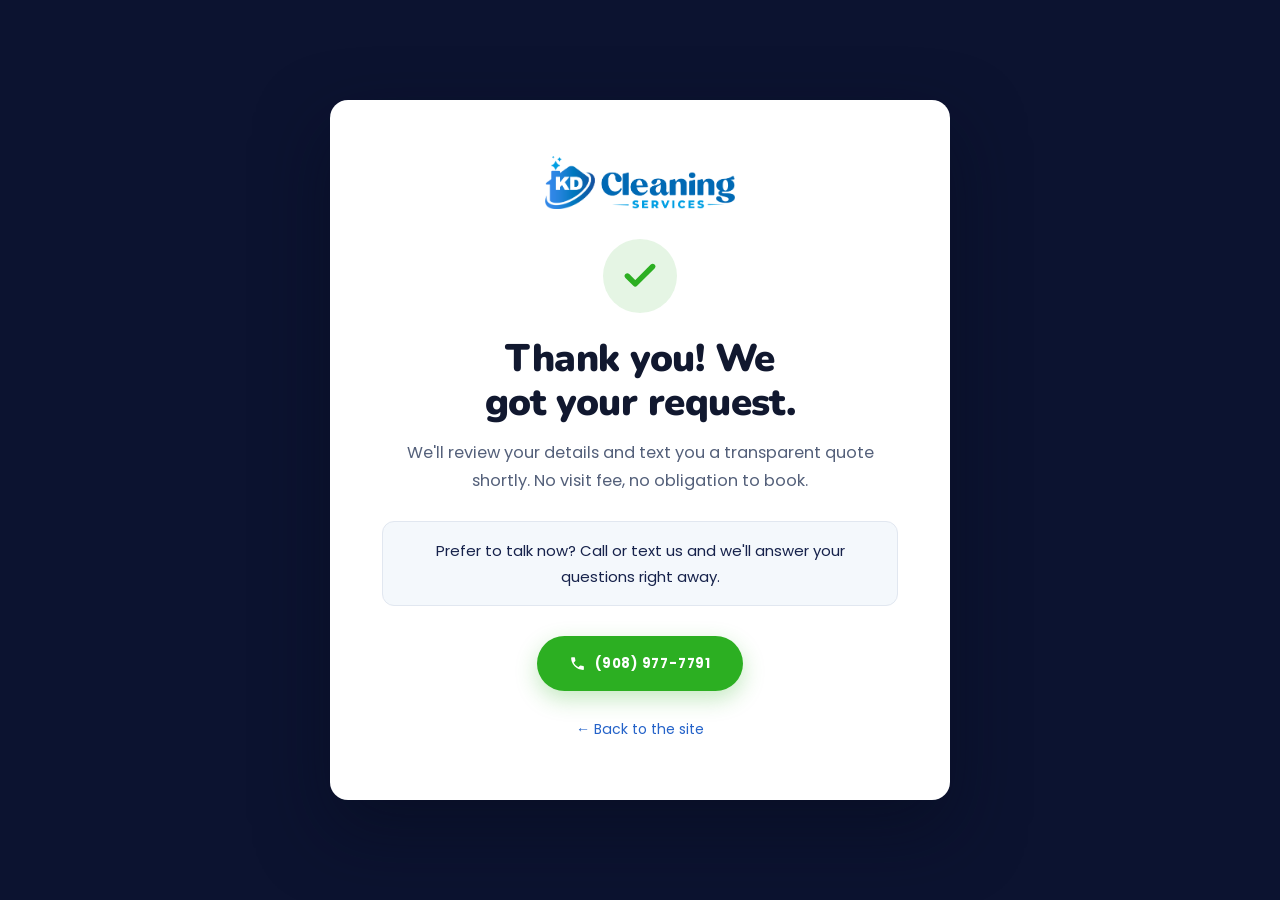
<file: thanks/index.html>
<!DOCTYPE html>
<html lang="en">
<head>
<meta charset="UTF-8">
<meta name="viewport" content="width=device-width, initial-scale=1.0">

<!-- noindex é obrigatório: página de agradecimento indexada aparece na
     busca, gente cai nela sem ter preenchido nada e, se ela for usada
     como conversão de destino no Google Ads, infla o número de leads.
     Não entra no sitemap.xml pelo mesmo motivo. -->
<meta name="robots" content="noindex, nofollow">
<title>Thank You | KD Cleaning Services</title>

<link rel="icon" href="/favicon.ico" sizes="any">
<link rel="icon" href="/favicon.png" type="image/png" sizes="48x48">
<link rel="apple-touch-icon" href="/apple-touch-icon.png">
<!-- caminho absoluto: esta página mora em /thanks/, a pasta fonts/ na raiz -->
<link rel="stylesheet" href="/fonts/fonts.css">

<!-- CSS inline de propósito: esta página vai nos DOIS pacotes de deploy
     (raiz do domínio e, se voltar a existir, subdomínio da LP). Depender
     de home.css ou styles.css quebraria num deles. -->
<style>
  *,*::before,*::after{box-sizing:border-box;margin:0;padding:0}
  :root{
    --navy:#16224B; --navy-d:#0C1330; --royal:#2563C9; --sky:#29A9E0;
    --acc:#2CAF22; --acc-d:#22901A; --ink:#11182F; --body:#54607A; --line:#E1E7F0;
  }
  html{-webkit-text-size-adjust:100%}
  body{
    font-family:'Poppins',-apple-system,BlinkMacSystemFont,'Segoe UI',Roboto,sans-serif;
    color:var(--body);font-size:16.5px;line-height:1.72;
    background:var(--navy-d);
    -webkit-font-smoothing:antialiased;
    min-height:100vh;display:flex;align-items:center;justify-content:center;
    padding:40px 20px;
  }
  .card{
    background:#fff;border-radius:18px;max-width:620px;width:100%;
    padding:clamp(34px,6vw,56px) clamp(24px,5vw,52px);text-align:center;
    box-shadow:0 30px 70px rgba(6,11,30,.5);
  }
  .logo{width:190px;max-width:60%;height:auto;display:block;margin:0 auto 30px}
  .check{
    width:74px;height:74px;margin:0 auto 24px;border-radius:50%;
    display:grid;place-items:center;background:rgba(44,175,34,.12);
  }
  .check svg{width:38px;height:38px;fill:none;stroke:var(--acc);stroke-width:3.4;
    stroke-linecap:round;stroke-linejoin:round}
  h1{
    font-family:'Nunito',sans-serif;font-weight:900;color:var(--ink);
    font-size:clamp(1.7rem,4.4vw,2.4rem);line-height:1.15;letter-spacing:-.014em;
    text-wrap:balance;margin-bottom:14px;
  }
  .lead{color:var(--body);font-size:1.02rem;text-wrap:pretty;margin-bottom:8px}
  .note{
    margin-top:26px;padding:16px 20px;border-radius:12px;
    background:#F4F8FC;border:1px solid var(--line);
    font-size:.93rem;color:var(--navy);text-wrap:pretty;
  }
  .note strong{color:var(--royal)}
  .acts{display:flex;gap:12px;flex-wrap:wrap;justify-content:center;margin-top:30px}
  .btn{
    display:inline-flex;align-items:center;justify-content:center;gap:9px;
    font-family:inherit;font-size:.82rem;font-weight:700;line-height:1.15;
    letter-spacing:.06em;text-transform:uppercase;text-decoration:none;
    padding:17px 30px;min-height:52px;border:2px solid transparent;border-radius:100px;
    transition:background .18s ease,color .18s ease,border-color .18s ease;
  }
  .btn svg{width:17px;height:17px;fill:currentColor}
  .btn-accent{background:var(--acc);color:#fff;box-shadow:0 8px 22px rgba(44,175,34,.28)}
  .btn-accent:hover{background:var(--acc-d)}
  .back{display:inline-block;margin-top:26px;color:var(--royal);font-size:.88rem;text-decoration:none}
  .back:hover{text-decoration:underline}
  :focus-visible{outline:3px solid var(--sky);outline-offset:3px}
  @media (max-width:520px){
    .acts .btn{width:100%}
  }
</style>
</head>
<body>

<main class="card">
  <img src="/logo-horizontal.png" alt="KD Cleaning Services" width="190" height="52" class="logo">

  <div class="check" aria-hidden="true">
    <svg viewBox="0 0 24 24"><path d="M20 6L9 17l-5-5"/></svg>
  </div>

  <h1>Thank you! We got your request.</h1>

  <p class="lead">We'll review your details and text you a transparent quote shortly. No visit fee, no obligation to book.</p>

  <!-- Três variantes, escolhidas pelo ?s= que o formulário anexa. O padrão
       NÃO menciona desconto: prometer os 10% para quem pediu deep cleaning
       gera frustração na hora do orçamento. Ver a regra da oferta no
       CLAUDE.md — o desconto é só para a primeira limpeza regular. -->
  <p class="note" id="note-default">Prefer to talk now? Call or text us and we'll answer your questions right away.</p>
  <p class="note" id="note-regular" hidden>Your quote will already include <strong>10% off your first regular cleaning</strong>.</p>
  <p class="note" id="note-deep" hidden>Deep cleaning is quoted by the size and condition of the space, so we'll send your number as soon as we review the details.</p>

  <!-- O botão de WhatsApp saiu daqui em 17/08/2026. O telefone virou a
       única ação e por isso ganhou o verde de CTA: botão contornado
       sozinho não lê como ação principal. O WhatsApp continua existindo
       como plano B nos formulários, quando o envio por e-mail falha —
       aquilo é rede de segurança, não é este botão. -->
  <div class="acts">
    <a href="tel:+19089777791" class="btn btn-accent">
      <svg viewBox="0 0 24 24"><path d="M6.62 10.79a15.05 15.05 0 006.59 6.59l2.2-2.2a1 1 0 011.01-.24 11.4 11.4 0 003.57.57 1 1 0 011 1V20a1 1 0 01-1 1A17 17 0 013 4a1 1 0 011-1h3.5a1 1 0 011 1c0 1.25.2 2.45.57 3.57a1 1 0 01-.25 1.01z"/></svg>
      (908) 977-7791
    </a>
  </div>

  <a href="/" class="back">&larr; Back to the site</a>
</main>

<script>
  /* Troca a variante do aviso conforme o ?s= anexado pelo formulário.
     Sem parâmetro ou com valor desconhecido, fica o texto padrão — que
     não faz nenhuma promessa de desconto. */
  (function () {
    var s = new URLSearchParams(location.search).get('s');
    var el = s && document.getElementById('note-' + s);
    if (!el) return;
    document.getElementById('note-default').hidden = true;
    el.hidden = false;
  })();
</script>

</body>
</html>
</file>
<file: fonts/fonts.css>
/* ============================================================
   KD CLEANING SERVICES â€” fontes servidas do proprio dominio

   Gerado por gera-fontes.ps1. Nao editar a mao: rodar de novo.

   POR QUE NAO USAR O GOOGLE FONTS DIRETO
   Cada <link> para fonts.googleapis.com custa duas conexoes novas
   (googleapis para o CSS, gstatic para os .woff2) antes de a
   primeira letra aparecer. Servindo daqui, os arquivos vem na
   mesma conexao do site. Este projeto ja levou reprovacao
   "Compromised Site" no Google Ads e o GTM foi removido por isso:
   menos terceiro na pagina e menos superficie.

   SO O SUBSET LATIN. O unico conteudo nao-ASCII das paginas e o
   travessao e a vogal acentuada de "Trajetoria", ambos dentro do
   range latin. Se um dia entrar texto com outro alfabeto, e
   preciso rodar o script de novo incluindo o subset novo, senao
   o caractere cai na fonte de sistema.

   Os url() sao RELATIVOS a este arquivo de proposito: assim a
   pasta fonts/ funciona igual na raiz do dominio e em /lp/.
   ============================================================ */
@font-face{
  font-family:'Poppins';
  font-style:normal;
  font-weight:300;
  font-display:swap;
  src:url('poppins-300.woff2') format('woff2');
  unicode-range:U+0000-00FF, U+0131, U+0152-0153, U+02BB-02BC, U+02C6, U+02DA, U+02DC, U+0304, U+0308, U+0329, U+2000-206F, U+20AC, U+2122, U+2191, U+2193, U+2212, U+2215, U+FEFF, U+FFFD;
}
@font-face{
  font-family:'Poppins';
  font-style:normal;
  font-weight:400;
  font-display:swap;
  src:url('poppins-400.woff2') format('woff2');
  unicode-range:U+0000-00FF, U+0131, U+0152-0153, U+02BB-02BC, U+02C6, U+02DA, U+02DC, U+0304, U+0308, U+0329, U+2000-206F, U+20AC, U+2122, U+2191, U+2193, U+2212, U+2215, U+FEFF, U+FFFD;
}
@font-face{
  font-family:'Poppins';
  font-style:normal;
  font-weight:500;
  font-display:swap;
  src:url('poppins-500.woff2') format('woff2');
  unicode-range:U+0000-00FF, U+0131, U+0152-0153, U+02BB-02BC, U+02C6, U+02DA, U+02DC, U+0304, U+0308, U+0329, U+2000-206F, U+20AC, U+2122, U+2191, U+2193, U+2212, U+2215, U+FEFF, U+FFFD;
}
@font-face{
  font-family:'Poppins';
  font-style:normal;
  font-weight:600;
  font-display:swap;
  src:url('poppins-600.woff2') format('woff2');
  unicode-range:U+0000-00FF, U+0131, U+0152-0153, U+02BB-02BC, U+02C6, U+02DA, U+02DC, U+0304, U+0308, U+0329, U+2000-206F, U+20AC, U+2122, U+2191, U+2193, U+2212, U+2215, U+FEFF, U+FFFD;
}
@font-face{
  font-family:'Poppins';
  font-style:normal;
  font-weight:700;
  font-display:swap;
  src:url('poppins-700.woff2') format('woff2');
  unicode-range:U+0000-00FF, U+0131, U+0152-0153, U+02BB-02BC, U+02C6, U+02DA, U+02DC, U+0304, U+0308, U+0329, U+2000-206F, U+20AC, U+2122, U+2191, U+2193, U+2212, U+2215, U+FEFF, U+FFFD;
}
@font-face{
  font-family:'Poppins';
  font-style:normal;
  font-weight:800;
  font-display:swap;
  src:url('poppins-800.woff2') format('woff2');
  unicode-range:U+0000-00FF, U+0131, U+0152-0153, U+02BB-02BC, U+02C6, U+02DA, U+02DC, U+0304, U+0308, U+0329, U+2000-206F, U+20AC, U+2122, U+2191, U+2193, U+2212, U+2215, U+FEFF, U+FFFD;
}
@font-face{
  font-family:'Nunito';
  font-style:normal;
  font-weight:700;
  font-display:swap;
  src:url('nunito-700.woff2') format('woff2');
  unicode-range:U+0000-00FF, U+0131, U+0152-0153, U+02BB-02BC, U+02C6, U+02DA, U+02DC, U+0304, U+0308, U+0329, U+2000-206F, U+20AC, U+2122, U+2191, U+2193, U+2212, U+2215, U+FEFF, U+FFFD;
}
@font-face{
  font-family:'Nunito';
  font-style:normal;
  font-weight:800;
  font-display:swap;
  src:url('nunito-800.woff2') format('woff2');
  unicode-range:U+0000-00FF, U+0131, U+0152-0153, U+02BB-02BC, U+02C6, U+02DA, U+02DC, U+0304, U+0308, U+0329, U+2000-206F, U+20AC, U+2122, U+2191, U+2193, U+2212, U+2215, U+FEFF, U+FFFD;
}
@font-face{
  font-family:'Nunito';
  font-style:normal;
  font-weight:900;
  font-display:swap;
  src:url('nunito-900.woff2') format('woff2');
  unicode-range:U+0000-00FF, U+0131, U+0152-0153, U+02BB-02BC, U+02C6, U+02DA, U+02DC, U+0304, U+0308, U+0329, U+2000-206F, U+20AC, U+2122, U+2191, U+2193, U+2212, U+2215, U+FEFF, U+FFFD;
}
@font-face{
  font-family:'Playfair Display';
  font-style:normal;
  font-weight:900;
  font-display:swap;
  src:url('playfair-display-900.woff2') format('woff2');
  unicode-range:U+0000-00FF, U+0131, U+0152-0153, U+02BB-02BC, U+02C6, U+02DA, U+02DC, U+0304, U+0308, U+0329, U+2000-206F, U+20AC, U+2122, U+2191, U+2193, U+2212, U+2215, U+FEFF, U+FFFD;
}
</file>
<file: home.css>
/* ============================================================
   KD CLEANING SERVICES — Site institucional

   LINGUAGEM VISUAL: mesma gramática do site da Zeal Care, feito
   em Elementor. Os elementos que dão essa cara e que NÃO devem
   ser "limpados" depois:

   · shape divider (onda) entre seções — .shape / .shape-t / .shape-b
   · seções com foto de fundo + overlay escuro — .sec-photo
   · faixa flutuante sobrepondo o hero — .strip-wrap
   · círculo de ícone com contorno
   · card de destaque sobre a imagem (hero e about)
   · botão pílula em cor de destaque
   · filete curto com brilho embaixo do título — .rule

   Paleta 100% do logo: marinho, royal, azul-claro.
   ============================================================ */

:root{
  --navy:#16224B;
  --navy-d:#0C1330;
  --royal:#2563C9;
  --royal-d:#1B4EA8;
  --sky:#29A9E0;
  --sky-w:#EAF5FC;

  --acc:#2CAF22;          /* CTA, contraste contra o azul */
  --acc-d:#22901A;

  --ink:#11182F;
  --body:#54607A;
  --mute:#8A94A8;
  --line:#E1E7F0;
  --line-i:rgba(255,255,255,.18);
  --bg:#fff;
  --bg-s:#F4F8FC;

  --err:#D33A3A;
  /* Raios em três degraus, subidos em 19/08/2026 para aproximar da
     referência (Zeal Care). O canto arredondado é o que mais carrega a
     leitura de "delicado" — mais até que a cor. Não voltar para 14/8:
     o card fica anguloso ao lado dos botões pílula, que são 100px.
       --r-l  cards grandes (formulários, mapa, faixa da FAQ)
       --r    cards de conteúdo e imagens
       --r-s  campos de formulário e itens de lista */
  --r-l:30px;
  --r:22px;
  --r-s:12px;
  --wrap:1240px;

  /* Nunito é a fonte de display: escolhida por ser o match mais próximo do
     lettering "Cleaning" do logo — 'a' de dois andares, 'g' de rabo curto,
     terminais levemente arredondados. Só nas heds; o corpo segue em Poppins,
     que tem entrelinha mais confortável em texto corrido. */
  --font-display:'Nunito',-apple-system,BlinkMacSystemFont,'Segoe UI',Roboto,sans-serif;

  /* Playfair Display: mesma classe da serifa do lettering "Cleaning" do
     logo — contraste alto entre haste e junção, serifa em cunha no topo
     das ascendentes, terminal em gota. Entra SÓ como textura decorativa
     (.ghost e os números das etapas), nunca em texto para ler. */
  --font-serif:'Playfair Display',Georgia,'Times New Roman',serif;
}

*,*::before,*::after{box-sizing:border-box;margin:0;padding:0}
html{scroll-behavior:smooth;scroll-padding-top:96px;-webkit-text-size-adjust:100%}

body{
  font-family:'Poppins',-apple-system,BlinkMacSystemFont,'Segoe UI',Roboto,sans-serif;
  color:var(--body);background:var(--bg);
  font-size:16.5px;line-height:1.72;
  -webkit-font-smoothing:antialiased;overflow-x:hidden;
  -webkit-tap-highlight-color:rgba(37,99,201,.14);
}
img{max-width:100%;height:auto;display:block}

/* tracking bem menos negativo que o da Poppins: a Nunito já é mais estreita
   e mais pesada, com -.028em as letras encostam nos pesos 800/900 */
h1,h2,h3,h4{font-family:var(--font-display);color:var(--ink);font-weight:800;text-wrap:balance;letter-spacing:-.014em}
h1{font-size:clamp(2.05rem,4vw,3.4rem);line-height:1.1;font-weight:900}
h2{font-size:clamp(1.75rem,3.2vw,2.65rem);line-height:1.15;font-weight:900}
h3{font-size:1.22rem;line-height:1.32;letter-spacing:-.01em}
p{text-wrap:pretty}
a{color:var(--royal);text-decoration:none}
:focus-visible{outline:3px solid var(--sky);outline-offset:3px}

.wrap{max-width:var(--wrap);margin:0 auto;padding:0 28px;position:relative;z-index:2}
/* relative + overflow: as estrelinhas decorativas são posicionadas em
   relação à seção e sangram pelas bordas; o overflow é o que corta
   o excedente sem criar barra de rolagem horizontal */
.sec{padding:clamp(64px,7.5vw,110px) 0;position:relative;overflow:hidden;isolation:isolate}

/* ---------- brilhos decorativos ---------- */
/* posição vem do style inline de cada um; aqui só o material e o flutuar.
   z-index:-1 + isolation:isolate na seção = fica acima do fundo dela e
   atrás do conteúdo, nunca por cima de texto. */
.spark{
  position:absolute;z-index:-1;pointer-events:none;
  width:var(--s,36px);height:var(--s,36px);opacity:var(--o,.3);
  background:var(--c,var(--sky));
  -webkit-mask:url("data:image/svg+xml,%3Csvg xmlns='http://www.w3.org/2000/svg' viewBox='0 0 24 24'%3E%3Cpath d='M12 0l3 9 9 3-9 3-3 9-3-9-9-3 9-3z'/%3E%3C/svg%3E") center/contain no-repeat;
  mask:url("data:image/svg+xml,%3Csvg xmlns='http://www.w3.org/2000/svg' viewBox='0 0 24 24'%3E%3Cpath d='M12 0l3 9 9 3-9 3-3 9-3-9-9-3 9-3z'/%3E%3C/svg%3E") center/contain no-repeat;
  animation:spark-float var(--d,11s) ease-in-out var(--dl,0s) infinite;
}
@keyframes spark-float{
  0%,100%{transform:translate3d(0,0,0) rotate(0deg)}
  50%{transform:translate3d(8px,-22px,0) rotate(20deg)}
}
@media (prefers-reduced-motion:reduce){.spark{animation:none}}

/* ---------- palavra-fantasma ---------- */
/* Camada de textura: o rótulo da seção repetido em corpo enorme na serifa
   do logo, quase apagado, atrás do título. Não é redundância com o
   .eyebrow — um é caixa-alta miúda em sans, o outro é uma mancha; leem
   como camadas diferentes. Nunca colocar aqui palavra que não exista já
   na seção: em 5% de opacidade continua sendo uma afirmação. */
.ghost{
  position:absolute;z-index:-1;
  left:50%;top:50%;transform:translate(-50%,-54%);
  font-family:var(--font-serif);font-weight:900;
  font-size:clamp(4.4rem,13vw,11rem);line-height:.78;
  letter-spacing:-.045em;white-space:nowrap;
  color:var(--navy);opacity:.055;
  pointer-events:none;user-select:none;
}
/* z-index:-1 fica atrás do conteúdo do .wrap mas ainda dentro do contexto
   de empilhamento dele, ou seja, acima do fundo da seção. Mesmo mecanismo
   das .spark. O que corta o excesso é o overflow:hidden da .sec. */
.sec-head.inv .ghost,
.sec-photo .ghost{color:#fff;opacity:.07}

/* variante alinhada à esquerda, para as seções em duas colunas. Sobe mais
   que a centralizada para as descendentes não caírem sobre o .eyebrow */
.ghost-l{left:0;top:0;transform:translate(-.045em,-58%)}

/* ---------- cabeçalho de seção ---------- */
.sec-head{position:relative;max-width:760px;margin:0 auto clamp(38px,4.6vw,58px);text-align:center}
.sec-head.inv h2{color:#fff}
.sec-cta{margin-top:clamp(38px,4.6vw,56px);text-align:center}

.eyebrow{
  display:inline-flex;align-items:center;gap:10px;
  color:var(--sky);font-size:.78rem;font-weight:700;
  letter-spacing:.2em;text-transform:uppercase;margin-bottom:16px;
}
.eyebrow i{
  width:14px;height:14px;flex-shrink:0;
  background:url("data:image/svg+xml,%3Csvg xmlns='http://www.w3.org/2000/svg' viewBox='0 0 24 24'%3E%3Cpath d='M12 0l3 9 9 3-9 3-3 9-3-9-9-3 9-3z' fill='%2329A9E0'/%3E%3C/svg%3E") center/contain no-repeat;
}
.ey-c{justify-content:center}

/* Filete com coração no centro. Era um losango de brilho; virou coração em
   19/08/2026 a pedido da cliente, que quis a mesma delicadeza da referência.
   O coração fica em --sky, NÃO em rosa: a paleta continua sendo só a do logo,
   quem carrega o "fofo" aqui é a forma, não uma cor nova.
   O losango continua vivo no .eyebrow e nas .spark — são a assinatura de
   "limpeza" do logo e não competem com o coração, que aparece uma vez só
   por dobra, embaixo do título. */
.rule{
  display:block;width:118px;height:16px;margin:18px auto 0;
  background:url("data:image/svg+xml,%3Csvg xmlns='http://www.w3.org/2000/svg' viewBox='0 0 118 16'%3E%3Cpath d='M0 8h42M76 8h42' stroke='%2329A9E0' stroke-width='1.6' stroke-linecap='round'/%3E%3Cpath d='M59 14.6c-.3 0-.6-.1-.8-.3C54.4 11 52 8.8 52 6.2A3.7 3.7 0 0 1 55.7 2.5c1.3 0 2.5.6 3.3 1.6.8-1 2-1.6 3.3-1.6A3.7 3.7 0 0 1 66 6.2c0 2.6-2.4 4.8-6.2 8.1-.2.2-.5.3-.8.3z' fill='%2329A9E0'/%3E%3C/svg%3E") center/contain no-repeat;
}
.rule-l{margin-left:0;margin-right:0}

/* ---------- botões pílula ---------- */
.btn{
  display:inline-flex;align-items:center;justify-content:center;gap:9px;
  font-family:inherit;font-size:.85rem;font-weight:700;line-height:1.15;
  letter-spacing:.06em;text-transform:uppercase;
  padding:18px 34px;min-height:54px;border:2px solid transparent;border-radius:100px;
  cursor:pointer;text-align:center;
  transition:background .18s ease,color .18s ease,border-color .18s ease,transform .12s ease,box-shadow .18s ease;
}
.btn:active{transform:translateY(1px)}
.btn-accent{background:var(--acc);color:#fff;box-shadow:0 8px 22px rgba(44,175,34,.3)}
.btn-accent:hover{background:var(--acc-d);color:#fff;box-shadow:0 12px 30px rgba(44,175,34,.4)}
.btn-solid{background:var(--royal);color:#fff}
.btn-solid:hover{background:var(--navy);color:#fff}
.btn-line{background:transparent;color:#fff;border-color:rgba(255,255,255,.55)}
.btn-line:hover{background:#fff;color:var(--navy);border-color:#fff}
.btn-light{background:#fff;color:var(--navy)}
.btn-light:hover{background:var(--sky);color:#fff}
.btn-outline{background:transparent;color:var(--navy);border-color:var(--line)}
.btn-outline:hover{background:var(--navy);color:#fff;border-color:var(--navy)}
.btn-sm{padding:13px 24px;min-height:46px;font-size:.75rem}
.btn-lg{padding:20px 38px;min-height:58px}
.btn-full{width:100%}

/* ---------- shape dividers (assinatura Elementor) ---------- */
.shape{position:absolute;left:0;right:0;line-height:0;z-index:1;pointer-events:none}
.shape svg{display:block;width:calc(100% + 2px);height:clamp(44px,4.6vw,74px)}
/* a onda é preenchida com a cor da seção VIZINHA, não com branco fixo:
   ela finge ser o recorte da seção seguinte invadindo a atual */
.shape-b{bottom:-1px}
.shape-b svg{fill:#fff}
.shape-t{top:-1px}
.shape-t svg{fill:#fff}
/* abaixo do "how it works" vem a FAQ, que é cinza — com branco aqui
   sobrava uma faixa clara entre a onda e o início da seção */
.how .shape-b svg{fill:var(--bg-s)}
/* o contato é o navy que vem depois da FAQ: a onda que invade tem de
   ser cinza, pela mesma regra — a onda é sempre a cor da seção VIZINHA */
.contact .shape-t svg{fill:var(--bg-s)}

/* ---------- topbar ---------- */
.topbar{
  background:linear-gradient(90deg,var(--sky) 0%,var(--royal) 55%,var(--navy) 100%);
  color:#fff;font-size:.83rem;
}
.topbar-in{display:flex;align-items:center;justify-content:space-between;gap:20px;min-height:44px}
.tb-phone{display:inline-flex;align-items:center;gap:8px;color:#fff;font-weight:700}
.tb-phone svg{width:15px;height:15px;fill:#fff}
.tb-phone:hover{color:#fff;opacity:.85}

/* ---------- header ---------- */
.hdr{position:sticky;top:0;z-index:60;background:#fff;box-shadow:0 2px 14px rgba(17,24,47,.07)}

/* FILETE + CORAÇÃO NA BASE DO HEADER — assinatura do header da referência
   (Zeal Care), pedida pela cliente em 19/08/2026. São três camadas na mesma
   linha, e a ordem de pintura é o que faz funcionar:
     ::before   trilho claro de 2px, largura toda      (pinta primeiro)
     .hdr-prog  barra de progresso, sólida, por cima   (elemento real)
     ::after    o coração, centrado, por último        (pinta por cima de tudo)
   Pseudo-elemento ::before para o trilho e ::after para o coração NÃO é
   escolha estética: dentro do mesmo contexto de empilhamento o ::before
   pinta antes dos filhos e o ::after depois. Invertendo os dois, o trilho
   cobriria a barra de progresso.
   Ganho de brinde: a barra de progresso agora corre sobre um trilho, em vez
   de crescer sobre o nada. */
.hdr::before{
  content:"";position:absolute;left:0;right:0;bottom:0;height:3px;
  background:rgba(41,169,224,.28);pointer-events:none;
}
/* O coração é o MESMO desenho da régua das seções — o path é idêntico, só
   com o viewBox recortado em volta dele. Se um dia o coração da .rule mudar,
   mudar aqui também, senão a página passa a ter dois corações diferentes. */
.hdr::after{
  content:"";position:absolute;left:50%;bottom:-11px;transform:translateX(-50%);
  width:26px;height:24px;pointer-events:none;
  background:url("data:image/svg+xml,%3Csvg xmlns='http://www.w3.org/2000/svg' viewBox='51.5 1.8 15 13.4'%3E%3Cpath d='M59 14.6c-.3 0-.6-.1-.8-.3C54.4 11 52 8.8 52 6.2A3.7 3.7 0 0 1 55.7 2.5c1.3 0 2.5.6 3.3 1.6.8-1 2-1.6 3.3-1.6A3.7 3.7 0 0 1 66 6.2c0 2.6-2.4 4.8-6.2 8.1-.2.2-.5.3-.8.3z' fill='%2329A9E0'/%3E%3C/svg%3E") center/contain no-repeat;
  /* a metade de baixo do coração cai sobre a foto do hero, que é escura e
     movimentada: a sombra curta é o que separa o azul do fundo */
  filter:drop-shadow(0 1px 2px rgba(6,11,30,.22));
  transition:opacity .25s ease,transform .25s ease;
}
/* .is-stuck vem do home.js assim que a página sai do topo. Ver o comentário
   lá: com o header fixo, um coração pendurado permanente atravessa a página
   inteira por cima do conteúdo. Ele recolhe para dentro do header em vez de
   simplesmente sumir — some sem piscar. */
.hdr.is-stuck::after{opacity:0;transform:translateX(-50%) translateY(-8px)}
/* quem pediu menos animação recebe o corte seco, não o fade */
@media (prefers-reduced-motion:reduce){.hdr::after{transition:none}}
/* Três colunas com laterais de mesma largura (1fr auto 1fr): o menu
   fica centralizado na PÁGINA, não no espaço que sobra entre o logo
   e o botão, que têm larguras diferentes. */
.hdr-in{
  display:grid;grid-template-columns:1fr auto 1fr;
  align-items:center;gap:24px;min-height:84px;
}
.brand{justify-self:start}
.brand img{width:200px}

/* barra de progresso de leitura, presa na base do header. A altura tem de
   ser a mesma do trilho em .hdr::before, senão sobra um degrau de 1px */
.hdr-prog{
  position:absolute;left:0;bottom:0;height:3px;width:0;
  background:var(--sky);transition:width .1s linear;pointer-events:none;
}

/* o padding lateral vive no link, não só no estado ativo: assim a pílula
   aparece sem empurrar os vizinhos quando a dobra muda. gap menor
   compensa o padding e mantém o respiro original entre os itens. */
.nav{display:flex;gap:2px;align-items:center;justify-self:center}
.nav a{color:var(--navy);font-size:.83rem;font-weight:600;letter-spacing:.08em;
  text-transform:uppercase;padding:9px 14px;position:relative;border-radius:999px;
  transition:background-color .2s ease,color .2s ease}
.nav a::after{content:"";position:absolute;left:14px;right:14px;bottom:3px;height:2px;
  background:var(--sky);transform:scaleX(0);transform-origin:left;transition:transform .2s ease}
.nav a:hover::after{transform:scaleX(1)}
/* dobra ativa: pílula marinho. O sublinhado sai, senão vira ruído dentro dela */
.nav a.on{background:var(--navy);color:#fff}
.nav a.on::after{display:none}
.nav-cta{display:none} /* só aparece dentro da gaveta mobile */
.hdr-cta{justify-self:end}
.burger{display:none;background:none;border:0;cursor:pointer;padding:10px;margin-left:auto}
.burger span{display:block;width:26px;height:2px;background:var(--navy);margin:5px 0;transition:.2s}
.burger[aria-expanded="true"] span:nth-child(1){transform:translateY(7px) rotate(45deg)}
.burger[aria-expanded="true"] span:nth-child(2){opacity:0}
.burger[aria-expanded="true"] span:nth-child(3){transform:translateY(-7px) rotate(-45deg)}

/* ---------- HERO ---------- */
.hero{position:relative;background:var(--navy-d);color:#fff;overflow:hidden;isolation:isolate}
.hero-bg{position:absolute;inset:0;z-index:-2}
.hero-bg img{width:100%;height:100%;object-fit:cover}
/* Véu escuro só do lado do texto. A coluna da esquerda precisa dele para
   o branco ter contraste; a da direita é o card do formulário, que é
   branco e opaco e se resolve sozinho — deixar a foto limpa ali.
   O último ponto é rgba(...,0) e não `transparent`: transparent é
   rgba(0,0,0,0) e alguns navegadores interpolam passando por cinza,
   deixando uma faixa suja no meio do degradê. */
.hero::before{
  content:"";position:absolute;inset:0;z-index:-1;
  background:linear-gradient(104deg,
    rgba(9,14,36,.94) 0%,
    rgba(11,18,45,.86) 32%,
    rgba(15,24,58,.6) 46%,
    rgba(20,31,70,.2) 60%,
    rgba(22,34,75,0) 72%);
}
.hero-glow{
  position:absolute;width:520px;height:520px;right:-120px;top:-160px;z-index:-1;
  background:radial-gradient(circle,rgba(41,169,224,.32),transparent 68%);pointer-events:none;
}
.hero-in{
  display:grid;grid-template-columns:1.15fr .85fr;gap:clamp(32px,4vw,60px);align-items:center;
  /* o recuo inferior reserva o espaço que a faixa flutuante ocupa */
  padding-top:clamp(58px,7vw,100px);padding-bottom:clamp(104px,11vw,158px);
}
.hero h1{color:#fff}
.hero-sub{margin-top:22px;max-width:52ch;color:#C6D3EC;
  font-size:clamp(1rem,1.3vw,1.13rem);line-height:1.7;font-weight:300}
.hero-act{display:flex;gap:14px;flex-wrap:wrap;margin-top:34px}

/* formulário no hero: conversão já na primeira dobra */
/* overflow:hidden é o que faz o filete do topo acompanhar a curva do card.
   Com raio de 30px e filete de 5px, o próprio border-radius no ::before não
   resolve: 5px de altura não desenham uma curva de 30px, e o filete fica
   boiando reto sobre um card arredondado. Quem recorta é o card.
   Nada precisa vazar daqui — o :focus-visible dos campos tem offset de 3px
   e sobra padding de 28px de folga. */
.hero-form{
  background:#fff;border-radius:var(--r-l);padding:30px 28px 28px;
  box-shadow:0 26px 70px rgba(6,11,30,.34);position:relative;overflow:hidden;
}
.hero-form::before{
  content:"";position:absolute;inset:0 0 auto 0;height:5px;
  background:linear-gradient(90deg,var(--sky),var(--royal),var(--navy));
}
.hf-head{margin-bottom:22px}
.hf-badge{
  display:inline-block;background:rgba(44,175,34,.12);color:#1B7A15;
  font-size:.71rem;font-weight:700;letter-spacing:.12em;text-transform:uppercase;
  padding:7px 15px;border-radius:100px;margin-bottom:13px;
}
.hero-form h2{color:var(--navy);font-size:1.52rem;margin-bottom:9px;letter-spacing:-.012em}
.hf-head p{color:var(--body);font-size:.9rem;line-height:1.55}
.hero-form .fld{margin-bottom:15px}
.hero-form .qform-submit{margin-top:4px}

/* ---------- faixa de benefícios ----------
   Faixa clara sobrepondo a borda RETA do hero. Ícone à esquerda,
   rótulo à direita na mesma linha, divisória vertical fina entre
   os itens. A borda do hero precisa continuar reta: onda por
   baixo de retângulo deixa o retângulo com aparência de torto. */
/* --ov é o quanto a faixa sobe sobre o hero. O degradê deixa esses
   primeiros --ov transparentes (senão pintaria por cima do hero) e
   assume o cinza da seção seguinte no resto — sem ele sobrava uma
   faixa branca do fundo do body entre o hero e os serviços. */
.strip-wrap{
  --ov:62px;
  position:relative;z-index:5;margin-top:calc(var(--ov) * -1);
  background:linear-gradient(transparent 0 var(--ov),var(--bg-s) var(--ov));
}
.strip{
  list-style:none;display:grid;grid-template-columns:repeat(4,1fr);gap:0;
  background:#fff;border-radius:var(--r-l);padding:26px 18px;
  box-shadow:0 18px 52px rgba(17,24,47,.1);
}
.strip li{
  display:flex;align-items:center;gap:16px;
  padding:6px 22px;border-right:1px solid var(--line);
}
.strip li:last-child{border-right:0}
/* ícone dentro de um disco azul-claro em vez de solto e chapado em marinho:
   o glifo cheio de 46px era o elemento mais pesado da primeira dobra */
.st-ico{
  display:grid;place-items:center;flex-shrink:0;width:48px;height:48px;
  border-radius:50%;background:var(--sky-w);border:1px solid rgba(41,169,224,.22);
}
.st-ico svg{width:25px;height:25px;fill:var(--royal)}
.strip strong{
  color:var(--navy);font-size:1.02rem;font-weight:700;
  line-height:1.32;letter-spacing:-.02em;
}

/* ---------- SERVIÇOS (carrossel) ---------- */
.services{background:var(--bg-s);padding-top:clamp(58px,6.5vw,92px)}

/* filtro residencial / comercial */
.svc-filter{
  display:inline-flex;gap:4px;margin:0 auto clamp(30px,3.4vw,44px);
  padding:5px;background:#fff;border-radius:100px;
  box-shadow:0 3px 14px rgba(17,24,47,.09);
}
/* :first-of-type, não :first-child — os brilhos decorativos são os
   primeiros filhos da seção e quebravam a centralização do filtro */
.services > .wrap:first-of-type{text-align:center}
.sf-btn{
  border:0;cursor:pointer;font-family:inherit;
  padding:13px 30px;border-radius:100px;background:transparent;
  color:var(--body);font-size:.82rem;font-weight:700;
  letter-spacing:.09em;text-transform:uppercase;
  transition:background .2s ease,color .2s ease;
}
.sf-btn:hover{color:var(--royal)}
.sf-btn.is-on{background:var(--royal);color:#fff}

/* itens extraídos da descrição de cada serviço */
.svc-tags{list-style:none;display:flex;flex-wrap:wrap;gap:7px;margin-bottom:22px}
.svc-tags li{
  display:inline-flex;align-items:center;gap:6px;
  background:var(--sky-w);color:var(--navy);
  border-radius:100px;padding:6px 13px;font-size:.79rem;font-weight:600;
}
.svc-tags li::before{
  content:"";width:12px;height:12px;flex-shrink:0;
  background:url("data:image/svg+xml,%3Csvg xmlns='http://www.w3.org/2000/svg' viewBox='0 0 24 24' fill='none' stroke='%232563C9' stroke-width='3.6' stroke-linecap='round' stroke-linejoin='round'%3E%3Cpath d='M20 6L9 17l-5-5'/%3E%3C/svg%3E") center/contain no-repeat;
}

.car-in{position:relative}
.svc[hidden]{display:none}
.car-track{
  display:flex;gap:26px;
  overflow-x:auto;scroll-snap-type:x mandatory;
  scroll-padding-left:0;padding:6px 0 22px;
  scrollbar-width:none;-ms-overflow-style:none;
}
.car-track::-webkit-scrollbar{display:none}
.car-track > .svc{
  flex:0 0 calc((100% - 52px) / 3);
  scroll-snap-align:start;
}

.car-nav{
  position:absolute;top:38%;z-index:6;
  display:grid;place-items:center;width:50px;height:50px;
  border:0;border-radius:50%;background:#fff;color:var(--navy);cursor:pointer;
  box-shadow:0 8px 24px rgba(17,24,47,.2);
  transition:background .18s ease,color .18s ease,opacity .18s ease;
}
.car-nav svg{width:24px;height:24px;fill:currentColor}
.car-nav:hover{background:var(--royal);color:#fff}
.car-nav:disabled{opacity:.32;cursor:default}
.car-nav:disabled:hover{background:#fff;color:var(--navy)}
.car-prev{left:-22px}
.car-next{right:-22px}

/* MODO ESTÁTICO — o JS liga .is-static quando os cards da aba cabem na
   largura e não há transbordo. Some com os controles e devolve a trilha
   ao comportamento de grade.
   O overflow-x:auto FICA: é ele que mantém scrollWidth mensurável. Trocar
   por visible zera a medição e o carrossel nunca mais volta ao redimensionar
   a janela. */
.car.is-static .car-nav,
.car.is-static .car-dots{display:none}
.car.is-static .car-track{scroll-snap-type:none;justify-content:center}

.car-dots{display:flex;justify-content:center;gap:9px;margin-top:6px}
.car-dot{
  width:9px;height:9px;padding:0;border:0;border-radius:50%;cursor:pointer;
  background:#C4D0E2;transition:background .2s ease,width .2s ease;
}
.car-dot.on{background:var(--royal);width:28px;border-radius:100px}

.svc{
  background:#fff;border-radius:var(--r);overflow:hidden;
  display:flex;flex-direction:column;
  box-shadow:0 6px 28px rgba(17,24,47,.06);
  transition:transform .24s ease,box-shadow .24s ease;
}
.svc:hover{transform:translateY(-6px);box-shadow:0 22px 54px rgba(17,24,47,.11)}
.svc-img{position:relative;overflow:hidden;aspect-ratio:4/3;background:var(--sky-w)}
.svc-img img{width:100%;height:100%;object-fit:cover;transition:transform .55s cubic-bezier(.2,.7,.3,1)}
.svc:hover .svc-img img{transform:scale(1.07)}
.svc-img::after{content:"";position:absolute;inset:0;
  background:linear-gradient(to top,rgba(12,19,48,.5),transparent 48%)}
.svc-body{padding:28px 26px 30px;display:flex;flex-direction:column;flex:1}
.svc-body h3{margin-bottom:11px;color:var(--navy);font-size:1.28rem}
.svc-body p{font-size:.95rem;margin-bottom:22px}
.svc-link{
  margin-top:auto;align-self:flex-start;display:inline-flex;align-items:center;gap:8px;
  color:var(--royal);font-size:.79rem;font-weight:700;letter-spacing:.1em;text-transform:uppercase;
}
.svc-link b{transition:transform .2s ease}
.svc-link:hover{color:var(--acc)}
.svc-link:hover b{transform:translateX(4px)}

/* ---------- ABOUT ----------
   Card de vidro sobre foto, igual à dobra de passos. A foto fica dentro
   de um painel arredondado em vez de sangrar na largura toda — ver o
   comentário no HTML: logo abaixo vem o Why Choose Us, que já é foto
   sangrada, e duas telas escuras seguidas pesavam a rolagem.
   Substituiu o grid de duas colunas com três imagens soltas
   (.about-grid/.about-media/.am-*) em 19/08/2026. */
.ab-photo{
  position:relative;overflow:hidden;isolation:isolate;
  display:grid;justify-items:end;align-items:center;
  padding:clamp(28px,3.6vw,60px);
  border-radius:var(--r-l);
  box-shadow:0 24px 62px rgba(17,24,47,.16);
}
/* a foto é conteúdo de fundo: z-index -2 para o véu e as bolhas ficarem
   entre ela e o card, exatamente como em .sec-photo */
.ab-bg{position:absolute;inset:0;z-index:-2;width:100%;height:100%;object-fit:cover}
/* véu único e moderado: o card já tem fundo próprio para segurar o texto,
   então aqui não precisa (nem deve) escurecer até a foto sumir */
.ab-photo::before{
  content:"";position:absolute;inset:0;z-index:-1;
  background:linear-gradient(100deg,
    rgba(9,14,36,.58) 0%,
    rgba(11,18,45,.4) 46%,
    rgba(15,24,58,.38) 100%);
}

.ab-card{
  position:relative;max-width:600px;text-align:center;color:#C6D3EC;
  padding:clamp(26px,3.2vw,44px) clamp(22px,2.8vw,40px);
  border-radius:var(--r-l);
  background:linear-gradient(180deg,rgba(22,34,75,.72) 0%,rgba(9,15,38,.82) 100%);
  border:1px solid rgba(255,255,255,.14);
  -webkit-backdrop-filter:blur(10px);backdrop-filter:blur(10px);
  box-shadow:0 18px 50px rgba(6,11,30,.3);
}
.ab-card h2{color:#fff}
.ab-card .rule{margin-bottom:22px}
.ab-card p{font-size:1rem}
.ab-card p + p{margin-top:15px}
.ab-card .btn{margin-top:26px}

/* a ficha "8+ anos" era um bloco verde flutuando fora da imagem; dentro do
   card vira pílula. Verde aqui roubaria o botão, que fica logo abaixo */
.ab-stat{
  display:inline-flex;align-items:center;gap:13px;margin-top:24px;
  padding:11px 22px;border-radius:100px;
  background:rgba(41,169,224,.14);border:1px solid rgba(41,169,224,.42);
}
.ab-stat strong{
  font-family:var(--font-display);font-size:1.72rem;line-height:1;
  font-weight:900;letter-spacing:-.025em;color:#fff;
}
.ab-stat span{font-size:.85rem;line-height:1.3;text-align:left}

/* ---------- SEÇÃO COM FOTO DE FUNDO ---------- */
.sec-photo{
  position:relative;overflow:hidden;isolation:isolate;color:#C6D3EC;
  padding:clamp(90px,9vw,140px) 0;background:var(--navy-d);
}
.ph-bg{position:absolute;inset:0;z-index:-2}
.ph-bg img{width:100%;height:100%;object-fit:cover}
.sec-photo::before{
  content:"";position:absolute;inset:0;z-index:-1;
  background:linear-gradient(180deg,rgba(9,14,36,.93) 0%,rgba(13,21,53,.88) 50%,rgba(9,14,36,.94) 100%);
}

/* bolhas de sabão: z-index -1 e depois do ::before no DOM, então ficam
   sobre o degradê e sob o conteúdo. Anima só transform/opacity. */
.bubbles{position:absolute;inset:0;z-index:-1;overflow:hidden;pointer-events:none}
.bubbles i{
  position:absolute;bottom:-12vh;left:var(--x);
  width:var(--s);height:var(--s);border-radius:50%;opacity:0;
  background:radial-gradient(circle at 32% 28%,
    rgba(255,255,255,.5) 0 9%,rgba(160,214,244,.16) 40%,
    rgba(41,169,224,.1) 68%,rgba(255,255,255,.04) 100%);
  border:1px solid rgba(255,255,255,.16);
  box-shadow:inset 0 -3px 8px rgba(255,255,255,.16),0 0 12px rgba(110,193,228,.12);
  animation:bub var(--d) linear var(--t) infinite;
  will-change:transform,opacity;
}
@keyframes bub{
  0%{transform:translate3d(0,0,0) scale(.65);opacity:0}
  10%{opacity:.8}
  50%{transform:translate3d(20px,-55vh,0) scale(1)}
  82%{opacity:.55}
  100%{transform:translate3d(-14px,-112vh,0) scale(1.08);opacity:0}
}
/* movimento de fundo não pode brigar com quem pediu menos animação */
@media (prefers-reduced-motion:reduce){.bubbles{display:none}}

/* why */
/* 5 cards agora. Colunas iguais deixariam cada card estreito demais para
   o título de duas palavras: auto-fit com mínimo de 210px acomoda 5 em
   tela larga e reflui sozinho para 3+2 e 2+2+1 conforme aperta. */
.why-grid{
  display:grid;grid-template-columns:repeat(auto-fit,minmax(210px,1fr));gap:20px;
}
/* cartões brancos sobre a foto escura: recortam do fundo e sobem o
   contraste do texto, então aqui o texto é escuro, não claro */
.why-i{
  background:#fff;border:1px solid rgba(17,24,47,.06);
  border-radius:var(--r);padding:34px 26px 32px;text-align:center;
  box-shadow:0 18px 48px rgba(6,11,30,.28);
  transition:box-shadow .22s ease,transform .22s ease;
}
.why-i:hover{box-shadow:0 26px 62px rgba(6,11,30,.36);transform:translateY(-5px)}
/* sem glow: sobre o card branco o halo azul virava borrão sujo */
.why-ic{display:grid;place-items:center;width:64px;height:64px;margin:0 auto 20px;
  border-radius:50%;background:var(--sky)}
.why-ic svg{width:28px;height:28px;fill:#fff}
.why-i h3{color:var(--navy);margin-bottom:11px;font-size:1.12rem}
.why-i p{font-size:.92rem;line-height:1.65;color:var(--body)}

/* how */
/* gap de 52px: é ele que abre a calha onde o conector redondo cabe
   inteiro, sem montar em cima dos cards vizinhos */
.steps{list-style:none;counter-reset:step;display:grid;grid-template-columns:repeat(3,1fr);
  gap:52px;position:relative}
/* vidro escuro em vez de branco transparente: sobre a foto, o branco a 7%
   deixava o texto competindo com o fundo em vez de descolar dele */
.steps li{
  counter-increment:step;position:relative;text-align:center;
  padding:40px 30px 38px;border-radius:var(--r);
  background:linear-gradient(180deg,rgba(22,34,75,.72) 0%,rgba(9,15,38,.8) 100%);
  border:1px solid rgba(255,255,255,.13);
  -webkit-backdrop-filter:blur(8px);backdrop-filter:blur(8px);
  box-shadow:0 18px 50px rgba(6,11,30,.26);
  transition:transform .24s ease,border-color .24s ease,box-shadow .24s ease;
}
/* número em marca d'água: dá ordem de leitura sem virar mais um texto.
   Fica dentro dos limites do card de propósito — o li não pode ter
   overflow:hidden, senão corta a seta que fica pendurada fora dele. */
.steps li::before{
  content:counter(step,decimal-leading-zero);
  position:absolute;top:8px;right:16px;pointer-events:none;
  font-family:var(--font-serif);font-size:3.8rem;font-weight:900;line-height:1;color:rgba(255,255,255,.07);
}
.steps li:hover{
  transform:translateY(-6px);border-color:rgba(41,169,224,.5);
  box-shadow:0 26px 62px rgba(6,11,30,.38);
}
/* badge em azul, não verde: verde aqui é cor de botão, e um disco verde
   não clicável logo acima do CTA rouba a atenção dele */
.st-n{
  display:grid;place-items:center;width:62px;height:62px;margin:0 auto 20px;
  border-radius:50%;color:#fff;font-size:1.3rem;font-weight:800;
  background:linear-gradient(150deg,var(--sky) 0%,var(--royal) 100%);
  box-shadow:0 0 0 6px rgba(41,169,224,.12);
  transition:box-shadow .24s ease;
}
.steps li:hover .st-n{box-shadow:0 0 0 10px rgba(41,169,224,.18)}
.steps h3{color:#fff;margin-bottom:11px;font-size:1.16rem}
.steps p{font-size:.94rem;line-height:1.65;color:#C6D3EC}
/* conector: ficha redonda de 48px centrada nos dois eixos — na calha de
   52px (right:-50px) e na altura do card (top:50% menos meia-ficha).
   margin-top em vez de translate: o transform é do giro no mobile. */
.steps li:not(:last-child)::after{
  content:"";position:absolute;right:-50px;top:50%;margin-top:-24px;
  width:48px;height:48px;z-index:3;
  border-radius:50%;border:1px solid rgba(41,169,224,.45);
  background:rgba(9,15,38,.85) url("data:image/svg+xml,%3Csvg xmlns='http://www.w3.org/2000/svg' viewBox='0 0 24 24' fill='none' stroke='%2329A9E0' stroke-width='2.6' stroke-linecap='round' stroke-linejoin='round'%3E%3Cpath d='M5 12h14M13 6l6 6-6 6'/%3E%3C/svg%3E") center/24px no-repeat;
  box-shadow:0 8px 20px rgba(6,11,30,.45);
  transition:border-color .24s ease,background-color .24s ease;
}
.steps li:hover::after{border-color:var(--sky);background-color:rgba(41,169,224,.2)}

/* ---------- PORTFÓLIO ---------- */
/* Grade de 12 colunas em duas fileiras que FECHAM exatas:
   5+3+4 e 5+4+3. A grade anterior era de 4 colunas com spans que
   sobravam, e a última fileira deixava metade da linha vazia.
   As larguras maiores vão para as fotos de detalhe (armário e
   rodapé), que são o pilar 01 do mapeamento. */
.work-grid{
  display:grid;grid-template-columns:repeat(12,1fr);
  grid-auto-rows:clamp(210px,20vw,290px);gap:16px;
}
.work-grid figure:nth-child(1){grid-column:span 5}
.work-grid figure:nth-child(2){grid-column:span 3}
.work-grid figure:nth-child(3){grid-column:span 4}
.work-grid figure:nth-child(4){grid-column:span 5}
.work-grid figure:nth-child(5){grid-column:span 4}
.work-grid figure:nth-child(6){grid-column:span 3}
.work-grid figure{overflow:hidden;border-radius:var(--r);background:var(--sky-w);position:relative}
.work-grid img{width:100%;height:100%;object-fit:cover;transition:transform .55s cubic-bezier(.2,.7,.3,1)}
.work-grid figure::after{
  content:"";position:absolute;inset:0;background:rgba(37,99,201,0);transition:background .3s ease;
}
.work-grid figure:hover::after{background:rgba(37,99,201,.22)}
.work-grid figure:hover img{transform:scale(1.07)}
/* legenda nomeando o detalhe: é o pilar 01 do mapeamento,
   que antes existia no texto mas não na imagem.
   Degradê curto e concentrado embaixo, para não lavar o meio da foto. */
.work-grid figcaption{
  position:absolute;left:0;right:0;bottom:0;z-index:2;
  display:flex;align-items:center;gap:10px;
  padding:44px 20px 18px;
  background:linear-gradient(to top,
    rgba(7,11,30,.9) 0%,
    rgba(7,11,30,.62) 38%,
    transparent 100%);
  color:#fff;font-size:.94rem;font-weight:600;letter-spacing:-.015em;
  transform:translateY(4px);transition:transform .3s ease;
}
.work-grid figcaption::before{
  content:"";width:20px;height:2px;flex-shrink:0;background:var(--sky);
  transition:width .3s ease;
}
.work-grid figure:hover figcaption{transform:none}
.work-grid figure:hover figcaption::before{width:34px}

/* ---------- FAQ ---------- */
.faq{background:var(--bg-s)}
/* FAQ tradicional: cabeçalho centralizado, lista em coluna única.
   A largura travada mantém a linha de pergunta legível — a lista
   esticada nos 1240px do wrap ficaria com linhas longas demais. */
.faq-list{max-width:880px;margin:0 auto}
/* a caixa de contato saiu da lateral e virou o fecho da dobra */
.faq-box{
  max-width:880px;margin:34px auto 0;
  display:flex;align-items:center;gap:22px;flex-wrap:wrap;
  background:linear-gradient(120deg,var(--navy) 0%,var(--royal) 100%);
  border-radius:var(--r-l);padding:26px 30px;color:#D5E1F7;
  box-shadow:0 18px 46px rgba(17,24,47,.14);
}
.fb-ico{display:grid;place-items:center;width:54px;height:54px;flex-shrink:0;
  border-radius:50%;background:rgba(255,255,255,.16);border:1.5px solid rgba(255,255,255,.38)}
.fb-ico svg{width:23px;height:23px;fill:#fff}
.faq-box h3{flex:1;min-width:220px;color:#fff;font-size:1.16rem}
.faq-box .btn{flex-shrink:0}
.qa{background:#fff;border-radius:var(--r);margin-bottom:12px;
  box-shadow:0 2px 10px rgba(17,24,47,.06);overflow:hidden}
.qa[open]{box-shadow:0 10px 28px rgba(17,24,47,.12)}
.qa summary{
  list-style:none;cursor:pointer;position:relative;padding:22px 60px 22px 24px;
  font-size:1.02rem;font-weight:600;color:var(--navy);line-height:1.4;
}
.qa summary::-webkit-details-marker{display:none}
.qa summary:hover{color:var(--royal)}
.qa summary::after{
  content:"+";position:absolute;right:22px;top:50%;transform:translateY(-50%);
  display:grid;place-items:center;width:30px;height:30px;border-radius:50%;
  background:var(--sky-w);color:var(--royal);font-size:1.3rem;font-weight:400;line-height:1;
  transition:background .2s ease,color .2s ease;
}
.qa[open] summary::after{content:"\2212";background:var(--royal);color:#fff}
.qa-b{padding:0 60px 24px 24px}
.qa-b p{font-size:.97rem}

/* ---------- CONTATO ---------- */
.contact{
  background:linear-gradient(165deg,var(--navy-d) 0%,var(--navy) 60%,#1D2D64 100%);
}
/* linha do e-mail sob o hed da seção: fica em Poppins como o resto do
   corpo, não é hed */
.ct-alt{margin-top:18px;color:rgba(255,255,255,.8);font-size:.98rem}
.ct-alt a{color:#fff;font-weight:700;overflow-wrap:anywhere;
  border-bottom:1px solid rgba(110,193,228,.55)}
.ct-alt a:hover{color:var(--sky);border-bottom-color:var(--sky)}

/* stretch: o mapa ocupa a coluna inteira da direita e acompanha
   a altura do formulário, sem card de informações em cima */
.ct-grid{display:grid;grid-template-columns:1.12fr .88fr;gap:26px;align-items:stretch}
.ct-form-wrap{background:#fff;border-radius:var(--r-l);padding:clamp(28px,3.2vw,44px);
  box-shadow:0 24px 62px rgba(6,11,30,.26)}

.fld{margin-bottom:18px}
.fld label{display:block;font-size:.77rem;font-weight:700;color:var(--ink);
  letter-spacing:.09em;text-transform:uppercase;margin-bottom:8px}
.opt{color:var(--mute);font-weight:400;text-transform:none;letter-spacing:0}
.fld input,.fld select,.fld textarea{
  width:100%;font-family:inherit;font-size:1rem;color:var(--ink);
  padding:15px 16px;background:#fff;border:1.5px solid var(--line);border-radius:var(--r-s);
  transition:border-color .16s ease,box-shadow .16s ease;
}
.fld textarea{resize:vertical;min-height:108px}
.fld select{appearance:none;cursor:pointer;padding-right:44px;
  background-image:url("data:image/svg+xml,%3Csvg xmlns='http://www.w3.org/2000/svg' viewBox='0 0 24 24' fill='none' stroke='%238A94A8' stroke-width='2.4'%3E%3Cpath d='M6 9l6 6 6-6'/%3E%3C/svg%3E");
  background-repeat:no-repeat;background-position:right 15px center;background-size:18px}
.fld input:focus,.fld select:focus,.fld textarea:focus{
  outline:none;border-color:var(--royal);box-shadow:0 0 0 3px rgba(37,99,201,.13)}
.fld input::placeholder,.fld textarea::placeholder{color:#AEB6C6}
.fld-row{display:grid;grid-template-columns:1fr 1fr;gap:16px}
.er{display:none;margin-top:7px;font-size:.8rem;font-weight:600;color:var(--err)}
.fld.bad .er{display:block}
.fld.bad input,.fld.bad select{border-color:var(--err)}
.hp{position:absolute;left:-9999px;width:1px;height:1px;overflow:hidden}

/* painel de sucesso, compartilhado pelos dois formulários */
.qform-done{text-align:center;padding:30px 6px}
.qd-check{display:grid;place-items:center;width:66px;height:66px;margin:0 auto 20px;
  border-radius:50%;background:rgba(44,175,34,.12)}
.qd-check svg{width:30px;height:30px;fill:none;stroke:var(--acc);stroke-width:3;
  stroke-linecap:round;stroke-linejoin:round}
.qform-done h3{margin-bottom:10px;color:var(--navy);font-size:1.4rem}
.qform-done p{margin-bottom:22px}
.qform-status{margin-top:12px;font-size:.87rem;font-weight:600;color:var(--err);text-align:center}
.qform-status:empty{display:none}
.hero-form .qform-done .btn-line{color:var(--navy);border-color:var(--line)}
.hero-form .qform-done .btn-line:hover{background:var(--navy);color:#fff;border-color:var(--navy)}

/* ---------- MAPA DA ÁREA DE ATENDIMENTO ---------- */
/* a altura vem do grid (align-items:stretch); o canvas é absoluto porque
   o Leaflet precisa de altura resolvida no container onde ele monta */
.ct-map{
  position:relative;overflow:hidden;min-height:480px;
  border-radius:var(--r-l);
  border:1px solid rgba(255,255,255,.16);background:var(--navy-d);
}
#ct-map-canvas{position:absolute;inset:0;background:var(--navy-d)}
/* fallback quando o Leaflet não carrega */
#ct-map-canvas iframe{
  display:block;width:100%;height:100%;border:0;
  filter:grayscale(.55) contrast(1.02);
}

/* tema escuro do Leaflet, alinhado ao navy da seção */
.leaflet-container{background:var(--navy-d);font-family:inherit}
.leaflet-control-attribution{
  background:rgba(11,18,45,.72)!important;color:#8FA0C6!important;font-size:.62rem}
.leaflet-control-attribution a{color:var(--sky)!important}
.leaflet-bar a,.leaflet-bar a:hover{
  background:rgba(11,18,45,.88);color:#fff;border-bottom-color:rgba(255,255,255,.14)}
.leaflet-bar a:hover{background:var(--royal)}

/* marcador: ponto + rótulo da cidade, sem a caixa branca padrão do divIcon */
.mk{background:transparent;border:0}
.mk-dot{display:block;width:11px;height:11px;border-radius:50%;background:var(--sky);
  box-shadow:0 0 0 4px rgba(110,193,228,.22),0 2px 6px rgba(6,11,30,.55)}
.mk-lbl{position:absolute;left:18px;top:-4px;white-space:nowrap;
  font-size:.72rem;font-weight:700;color:#fff;text-shadow:0 1px 4px rgba(6,11,30,.95)}
.mk.is-base .mk-dot{width:15px;height:15px;margin:-2px 0 0 -2px;background:var(--acc);
  box-shadow:0 0 0 5px rgba(44,175,34,.25),0 2px 8px rgba(6,11,30,.6)}
.mk.is-base .mk-lbl{left:21px;top:-3px;font-size:.84rem}

/* sobreposições: z-index acima dos panes do mapa (400–700) */
.ct-map-legend{
  position:absolute;z-index:700;left:14px;top:14px;padding:10px 15px;pointer-events:none;
  border-radius:12px;background:rgba(11,18,45,.78);border:1px solid rgba(255,255,255,.16);
  -webkit-backdrop-filter:blur(6px);backdrop-filter:blur(6px);
}
.cml-title{display:block;color:var(--sky);font-size:.66rem;font-weight:700;
  letter-spacing:.18em;text-transform:uppercase}
.cml-sub{display:block;margin-top:3px;color:#fff;font-size:.85rem;font-weight:600}
.ct-map-open{
  position:absolute;z-index:700;left:14px;bottom:14px;
  display:inline-flex;align-items:center;gap:7px;padding:10px 15px;min-height:44px;
  border-radius:999px;background:rgba(11,18,45,.85);border:1px solid rgba(255,255,255,.18);
  color:#fff;font-size:.76rem;font-weight:700;
  -webkit-backdrop-filter:blur(6px);backdrop-filter:blur(6px);
}
.ct-map-open svg{width:15px;height:15px;fill:var(--sky)}
.ct-map-open:hover{background:var(--royal);border-color:var(--royal)}
.ct-map-open:hover svg{fill:#fff}

/* ---------- RODAPÉ ---------- */
.ftr{background:var(--navy-d);color:#A9B8DA;font-size:.94rem;padding-top:70px;position:relative}

/* faixa de áreas de atendimento: fecha a página antes das colunas do rodapé.
   A linha de baixo é a divisória para o bloco de links. */
.areas{
  position:relative;
  text-align:center;padding-bottom:clamp(34px,4vw,48px);margin-bottom:clamp(34px,4vw,48px);
  border-bottom:1px solid rgba(255,255,255,.1);
}
/* Aqui a fantasma é menor que nas seções: o h2 da faixa também é, e no
   corpo cheio as descendentes de "Tampa Bay" caem em cima dos chips de
   cidade. Mais opacidade porque este é o fundo mais escuro da página. */
.areas .ghost{
  color:#fff;opacity:.06;
  font-size:clamp(3.4rem,8vw,6.6rem);
  top:0;transform:translate(-50%,-40%);
}
.areas h2{color:#fff;font-size:clamp(1.6rem,3vw,2.2rem);margin-bottom:10px}
.areas-sub{
  color:var(--sky);font-size:.8rem;font-weight:700;letter-spacing:.16em;
  text-transform:uppercase;margin-bottom:26px;
}

/* 3 colunas: a de áreas virou a faixa acima */
.ftr-in{display:grid;grid-template-columns:1.7fr 1fr 1fr;gap:44px;padding-bottom:52px}
/* logo branco aplicado direto no fundo escuro; a pílula branca que existia
   aqui era gambiarra da versão colorida e não é mais necessária */
.ftr-brand img{width:190px;margin-bottom:20px}
.ftr-brand > p{max-width:32ch;font-size:.92rem;margin-bottom:22px}
.ftr-contact{list-style:none}
.ftr-contact li{display:flex;align-items:center;gap:12px;margin-bottom:13px}
.fi-ico{display:grid;place-items:center;width:36px;height:36px;flex-shrink:0;
  border-radius:50%;background:rgba(41,169,224,.18);border:1px solid rgba(41,169,224,.42)}
.fi-ico svg{width:16px;height:16px;fill:var(--sky)}
.ftr-contact a{color:#fff;font-weight:700;font-size:1.02rem}
/* o e-mail tem 31 caracteres e a coluna da marca é a mais estreita no
   breakpoint de 2 colunas: menor e com quebra permitida para não vazar */
.ftr-contact .fi-mail{font-size:.94rem;overflow-wrap:anywhere}

/* rótulo de coluna, não hed: segue a mesma regra visual do .eyebrow, que
   continua em Poppins — a Nunito em caixa alta miúda e destravada engorda demais */
.ftr-col h4{
  font-family:inherit;
  color:#fff;font-size:.78rem;font-weight:700;letter-spacing:.16em;
  text-transform:uppercase;margin-bottom:20px;padding-bottom:12px;position:relative;
}
.ftr-col h4::after{
  content:"";position:absolute;left:0;bottom:0;width:34px;height:2px;background:var(--sky);
}
.ftr-col ul{list-style:none}
.ftr-col li{margin-bottom:11px}
.ftr a{color:#A9B8DA}
.ftr a:hover{color:var(--sky)}
.ftr-col a{position:relative;padding-left:0;transition:padding-left .18s ease,color .18s ease}
.ftr-col a:hover{padding-left:8px}

/* pílulas clicáveis: cada cidade leva ao formulário.
   Entram escalonadas quando a lista aparece na tela (classe .in
   aplicada pelo IntersectionObserver em home.js). */
.fa-list{list-style:none;display:flex;flex-wrap:wrap;justify-content:center;gap:11px}
.fa-list li{
  margin:0;opacity:0;transform:translateY(10px);
  transition:opacity .45s ease,transform .45s ease;
  transition-delay:calc(var(--i) * 70ms);
}
.fa-list.in li{opacity:1;transform:none}

.fa-list a{
  display:inline-flex;align-items:center;min-height:40px;
  background:rgba(255,255,255,.05);border:1px solid rgba(255,255,255,.16);
  border-radius:100px;padding:9px 19px;
  font-size:.87rem;color:#C6D3EC;line-height:1.2;white-space:nowrap;
  transition:background .22s ease,border-color .22s ease,color .22s ease,transform .22s ease,box-shadow .22s ease;
}
.fa-list a:hover{
  background:var(--sky);border-color:var(--sky);color:#0C1330;
  transform:translateY(-3px);
  box-shadow:0 8px 20px rgba(41,169,224,.36);
}

.ftr-bot{background:linear-gradient(90deg,var(--sky) 0%,var(--royal) 55%,var(--navy) 100%)}
.ftr-bot-in{display:flex;justify-content:space-between;gap:14px;flex-wrap:wrap;
  padding-top:18px;padding-bottom:18px}
.ftr-bot p{font-size:.83rem;color:rgba(255,255,255,.88)}
.ftr-bot strong{color:#fff}

.mbar{display:none}

/* ============================================================
   RESPONSIVO
   ============================================================ */
@media (max-width:1080px){
  .hero-in{grid-template-columns:1fr;gap:38px}
  .hero-form{max-width:540px}
  /* Empilhado o texto ocupa a largura toda, então o véu diagonal da
     versão desktop não serve. Mas ATENÇÃO ao alpha mínimo: como o
     degradê cobre a caixa inteira, o menor stop é o teto de visibilidade
     da foto. Uma versão com stops de .80 a .94 apagou a foto por completo
     no celular — nenhum pixel podia passar de 20%.
     A saída é a mesma que a LP usa: degradê vertical de alphas baixos,
     escuro só no topo onde está o h1, clareando até o card do formulário,
     que é branco e opaco. A legibilidade do texto branco vem do
     text-shadow abaixo, não de escurecer o fundo até a foto sumir. */
  .hero::before{
    background:linear-gradient(180deg,
      rgba(12,18,44,.82) 0%,
      rgba(17,25,58,.6) 42%,
      rgba(24,35,80,.42) 100%);
  }
  .hero .eyebrow,
  .hero h1,
  .hero-sub{text-shadow:0 2px 14px rgba(6,10,28,.62)}
  .car-track > .svc{flex:0 0 calc((100% - 26px) / 2)}
  .car-prev{left:-10px}
  .car-next{right:-10px}
  /* o auto-fit do .why-grid já reflui sozinho; sem override aqui */
  .strip{grid-template-columns:1fr 1fr;gap:18px 0}
  .strip li:nth-child(2){border-right:0}
  .strip li:nth-child(-n+2){border-bottom:1px solid var(--line);padding-bottom:20px}
  .strip li:nth-child(n+3){padding-top:6px}
  .ftr-in{grid-template-columns:1fr 1fr;gap:36px}
}

@media (max-width:900px){
  /* abaixo de 900px volta a ser flex: só logo e hambúrguer nas pontas */
  .hdr-in{display:flex;justify-content:space-between}
  .nav{display:none}
  .hdr-cta{display:none}
  .burger{display:block}
  /* O width:100% não é redundante com o left:0;right:0. Como filho
     absoluto de um container flex, a gaveta resolve a largura por
     shrink-to-fit e ignora o par left/right: ficava com a largura do
     botão de CTA, ~252px, centralizada dentro do header.
     O bloco contido é a caixa de padding do .hdr-in (é ele que tem
     position:relative, herdado de .wrap), então 100% = largura da tela. */
  .nav.open{
    display:flex;flex-direction:column;gap:0;align-items:stretch;
    position:absolute;left:0;top:100%;width:100%;background:#fff;
    box-shadow:0 12px 24px rgba(17,24,47,.12);padding:6px 28px 20px;
    max-height:calc(100vh - 70px);overflow-y:auto;
  }
  .nav.open a{padding:16px 0;border-bottom:1px solid var(--line);font-size:.9rem;border-radius:0}
  .nav.open a::after{display:none}
  /* na gaveta a pílula não cabe: item de largura total volta a marcar por cor */
  .nav.open a.on{color:var(--royal);background:none}
  /* CTA no fim da gaveta: sem ele o menu mobile fica só com links */
  .nav.open .nav-cta{
    display:flex;margin-top:16px;border-bottom:0;
    padding:17px 24px;font-size:.8rem;color:#fff;
  }
  .nav.open .nav-cta:hover{color:#fff}

  /* trava a rolagem do fundo enquanto a gaveta está aberta */
  body.nav-lock{overflow:hidden}

  .ct-grid{grid-template-columns:1fr}
  /* em coluna única não há altura de formulário para acompanhar,
     então o mapa define a própria altura */
  .ct-map{min-height:400px}
  /* sem espaço para a foto ao lado, o card centraliza e ocupa o painel:
     o que sobra de foto vira moldura em volta dele */
  .ab-photo{justify-items:center}
  .ab-card{max-width:100%}
  .steps{grid-template-columns:1fr}
  /* em coluna única a ficha desce para a calha entre os cards */
  .steps li:not(:last-child)::after{
    right:auto;left:50%;top:auto;margin-top:0;bottom:-50px;margin-left:-24px;
    transform:rotate(90deg)}
  /* duas por linha: 6 e 6 dentro da grade de 12 */
  .work-grid{grid-auto-rows:clamp(180px,26vw,240px)}
  .work-grid figure:nth-child(n){grid-column:span 6}
}

@media (max-width:640px){
  body{font-size:16px;padding-bottom:calc(80px + env(safe-area-inset-bottom))}
  .wrap{padding:0 20px}

  /* No celular o h2 quebra em 3-4 linhas e a fantasma, que é uma palavra
     só, vira uma mancha no meio do bloco em vez de moldura. Menor e mais
     apagada ela volta a ser textura. */
  .ghost{font-size:clamp(3.2rem,15vw,4.6rem);opacity:.045}
  .sec-head.inv .ghost,
  .sec-photo .ghost,
  .areas .ghost{opacity:.06}
  .areas .ghost{font-size:clamp(2.8rem,12vw,3.8rem)}
  .topbar .tb-msg{display:none}
  .topbar-in{justify-content:center}
  .brand img{width:164px}
  .hdr-in{min-height:70px;gap:14px}
  .nav.open{padding-left:20px;padding-right:20px}

  /* fixo em 60px: o clamp do desktop parava no piso de 58px aqui, e no
     celular esse respiro é o único espaço entre o header e o h1 */
  .hero-in{padding-top:60px;padding-bottom:clamp(80px,14vw,110px)}
  .hero-act{flex-direction:column}
  .hero-act .btn{width:100%}
  .hero-glow{width:320px;height:320px;right:-120px}

  .strip-wrap{--ov:46px}
  .strip{grid-template-columns:1fr;gap:0;padding:8px 18px}
  .strip li{
    border-right:0;border-bottom:1px solid var(--line);
    padding:16px 0;gap:14px;
  }
  .strip li:last-child{border-bottom:0}
  .strip li:nth-child(-n+2){padding-bottom:16px}
  .strip li:nth-child(n+3){padding-top:16px}
  .st-ico{width:40px;height:40px}
  .strip strong{font-size:.98rem}

  .svc-filter{display:flex;width:100%;padding:4px}
  .sf-btn{flex:1;padding:14px 10px;font-size:.76rem}
  .svc-tags li{font-size:.75rem;padding:5px 11px}
  .car-track{gap:16px;padding-bottom:18px}
  .car-track > .svc{flex:0 0 86%}
  .car-nav{display:none} /* no toque, arrastar é mais natural que botão */
  .why-grid{grid-template-columns:1fr}
  .sec-cta .btn,.ab-card .btn{width:100%}
  .hero-form{padding:24px 20px}

  /* no celular o card ocupa a largura inteira, então a foto só aparece em
     cima e embaixo dele — 14px nas laterais e 42px no topo/base. Com padding
     igual dos quatro lados a foto virava um contorno de 14px, que lê como
     falha de recorte, não como moldura */
  .ab-photo{padding:42px 14px}
  .ab-stat{width:100%;justify-content:center}

  .work-grid{grid-auto-rows:150px;gap:10px}
  .work-grid figcaption{padding:34px 14px 13px;font-size:.85rem;gap:8px;transform:none}
  .work-grid figcaption::before{width:14px}
  .fld-row{grid-template-columns:1fr}
  /* 16px trava o zoom automático do iOS ao focar o campo */
  .fld input,.fld select,.fld textarea{font-size:16px;min-height:54px}
  .qa summary{padding:19px 54px 19px 18px;font-size:.97rem}
  .qa-b{padding:0 50px 20px 18px}
  /* empilha o fecho da FAQ: botão de largura total fecha melhor no celular */
  .faq-box{flex-direction:column;align-items:flex-start;gap:16px;padding:24px 22px}
  .faq-box .btn{width:100%}

  /* metade das bolhas no celular: menos pintura por frame */
  .bubbles i:nth-child(2n){display:none}

  /* no celular o mapa é referência visual, não ferramenta de navegação */
  .ct-map{min-height:340px}
  .mk-lbl{font-size:.66rem}
  .mk.is-base .mk-lbl{font-size:.76rem}
  .ct-map-legend{left:10px;top:10px;padding:8px 12px}
  .ct-map-open{left:10px;bottom:10px;font-size:.72rem;padding:9px 13px}

  .ftr{padding-top:56px}
  .ftr-in{grid-template-columns:1fr;gap:34px;padding-bottom:40px}
  .ftr-bot-in{flex-direction:column;text-align:center;gap:6px}

  .mbar{
    display:grid;grid-template-columns:auto 1fr;gap:10px;
    position:fixed;left:0;right:0;bottom:0;z-index:80;
    padding:10px 14px calc(10px + env(safe-area-inset-bottom));
    background:#fff;box-shadow:0 -4px 20px rgba(17,24,47,.16);
  }
  .mb-call{
    display:inline-flex;align-items:center;justify-content:center;gap:8px;
    min-height:54px;padding:0 22px;border-radius:100px;background:var(--navy);color:#fff;
    font-size:.78rem;font-weight:700;letter-spacing:.08em;text-transform:uppercase;
  }
  .mb-call svg{width:18px;height:18px;fill:#fff}
  .mb-cta{
    display:flex;align-items:center;justify-content:center;
    min-height:54px;padding:0 12px;border-radius:100px;background:var(--acc);color:#fff;
    font-size:.78rem;font-weight:700;letter-spacing:.08em;text-transform:uppercase;text-align:center;
  }
  .mb-call:hover,.mb-cta:hover{color:#fff}
}

@media (prefers-reduced-motion:reduce){
  html{scroll-behavior:auto}
  *{transition:none!important;animation:none!important}
}
</file>
<file: estimate.css>
/* ============================================================
   KD CLEANING SERVICES — /estimate/
   Complemento do home.css, nunca substituto: as variáveis de cor,
   os botões, .wrap, .fld, .er e o rodapé vêm todos de lá.
   Aqui fica só o que é exclusivo do questionário.
   ============================================================ */

/* ---------- cabeçalho da página ---------- */
.est-top{
  position:relative;overflow:hidden;isolation:isolate;
  background:linear-gradient(165deg,var(--navy-d) 0%,var(--navy) 58%,#1D2D64 100%);
  color:#C6D3EC;text-align:center;
  padding:clamp(44px,6vw,78px) 0 clamp(58px,7vw,92px);
}
.est-top-in{max-width:760px}
.est-top h1{
  color:#fff;font-size:clamp(1.9rem,4.4vw,3rem);line-height:1.12;
  margin-bottom:16px;text-wrap:balance;
}
.est-lede{font-size:clamp(1rem,1.5vw,1.1rem);line-height:1.6;max-width:56ch;margin:0 auto}

.est-chips{
  list-style:none;display:flex;flex-wrap:wrap;justify-content:center;
  gap:10px;margin-top:26px;
}
.est-chips li{
  display:flex;align-items:center;gap:8px;
  padding:8px 15px;border-radius:100px;
  background:rgba(255,255,255,.07);border:1px solid rgba(255,255,255,.17);
  color:#fff;font-size:.83rem;font-weight:600;
}
/* o "check" é pseudo-elemento para o texto do chip continuar
   selecionável e legível por leitor de tela sem um ícone no meio */
.est-chips li::before{
  content:"";width:15px;height:15px;flex-shrink:0;background:var(--sky);
  -webkit-mask:url("data:image/svg+xml,%3Csvg xmlns='http://www.w3.org/2000/svg' viewBox='0 0 24 24'%3E%3Cpath d='M9 16.17L4.83 12l-1.42 1.41L9 19 21 7l-1.41-1.41z'/%3E%3C/svg%3E") center/contain no-repeat;
  mask:url("data:image/svg+xml,%3Csvg xmlns='http://www.w3.org/2000/svg' viewBox='0 0 24 24'%3E%3Cpath d='M9 16.17L4.83 12l-1.42 1.41L9 19 21 7l-1.41-1.41z'/%3E%3C/svg%3E") center/contain no-repeat;
}

/* ---------- corpo ---------- */
.est-main{background:var(--bg-s);padding:0 0 clamp(56px,7vw,96px)}
.est-grid{
  display:grid;grid-template-columns:1.55fr .85fr;gap:clamp(24px,3vw,40px);
  align-items:start;
  /* sobe sobre a faixa escura: o cartão do formulário é o objeto
     principal da página e ganha destaque cruzando a divisa */
  margin-top:clamp(-64px,-5vw,-40px);
}

.est-card{
  position:relative;z-index:2;
  background:#fff;border-radius:var(--r);
  padding:clamp(24px,3.2vw,42px);
  box-shadow:0 24px 60px rgba(6,11,30,.18);
}

/* ---------- blocos do formulário ---------- */
/* Formulário único: todos os blocos ficam à vista. A divisória e o número
   dão a orientação que a barra de progresso dava antes, sem esconder nada
   nem obrigar a avançar em ordem. */
.est-block{
  border:0;padding:0 0 clamp(26px,3vw,34px);margin:0 0 clamp(26px,3vw,34px);
  border-bottom:1px solid var(--line);
}
.est-block:last-of-type{border-bottom:0;padding-bottom:0;margin-bottom:0}

.est-q{
  display:flex;align-items:center;gap:12px;
  font-family:var(--font-display);
  font-size:clamp(1.15rem,2.1vw,1.45rem);font-weight:800;color:var(--navy);
  line-height:1.25;letter-spacing:-.014em;margin-bottom:20px;padding:0;
  text-wrap:balance;
}
.est-n{
  display:grid;place-items:center;flex-shrink:0;
  width:30px;height:30px;border-radius:50%;
  background:var(--sky-w);color:var(--royal);
  font-family:'Poppins',sans-serif;font-size:.85rem;font-weight:800;
}
.est-sub{
  font-size:.79rem;font-weight:700;letter-spacing:.09em;text-transform:uppercase;
  color:var(--ink);margin:22px 0 10px;
}
.est-block > .est-branch > .est-sub:first-child{margin-top:0}
.est-hint{font-size:.88rem;color:var(--mute);margin-top:14px}
.opt-tag{color:var(--mute);font-weight:400;text-transform:none;letter-spacing:0}

/* ---------- cartões de opção (passos 1 e 2) ---------- */
.opt-grid{display:grid;grid-template-columns:1fr 1fr;gap:12px}
.opt-grid-4{grid-template-columns:repeat(2,1fr)}
.opt{display:block;cursor:pointer}
/* o input fica visualmente escondido mas continua focável: sem isso
   quem navega por teclado perde o anel de foco e não sabe onde está */
.opt input{position:absolute;opacity:0;width:1px;height:1px}
.opt-in{
  display:block;height:100%;padding:16px 18px;
  border:1.5px solid var(--line);border-radius:var(--r-s);background:#fff;
  transition:border-color .16s ease,background .16s ease,box-shadow .16s ease;
}
.opt-in strong{display:block;color:var(--navy);font-size:.98rem;font-weight:700;line-height:1.3}
.opt-in em{display:block;margin-top:4px;font-style:normal;font-size:.83rem;color:var(--body);line-height:1.45}
.opt:hover .opt-in{border-color:var(--sky)}
.opt input:focus-visible + .opt-in{outline:2px solid var(--royal);outline-offset:2px}
.opt input:checked + .opt-in{
  border-color:var(--royal);background:var(--sky-w);
  box-shadow:0 0 0 3px rgba(37,99,201,.12);
}
.opt-sm .opt-in{padding:14px 16px;text-align:center}

/* ---------- pílulas (número de quartos, banheiros, horário) ---------- */
.pill-row{display:flex;flex-wrap:wrap;gap:9px}
.pill{cursor:pointer}
.pill input{position:absolute;opacity:0;width:1px;height:1px}
.pill span{
  display:inline-flex;align-items:center;justify-content:center;
  min-width:52px;min-height:46px;padding:0 16px;
  border:1.5px solid var(--line);border-radius:100px;background:#fff;
  color:var(--ink);font-size:.92rem;font-weight:600;
  transition:border-color .16s ease,background .16s ease,color .16s ease;
}
.pill:hover span{border-color:var(--sky)}
.pill input:focus-visible + span{outline:2px solid var(--royal);outline-offset:2px}
.pill input:checked + span{background:var(--royal);border-color:var(--royal);color:#fff}

.fld-half{max-width:280px;margin-top:24px}

/* ---------- envio ---------- */
/* sticky no desktop: o formulário ficou longo, e sem isto o botão some
   da tela enquanto a pessoa preenche o meio da página */
.est-send{
  position:sticky;bottom:0;z-index:3;
  margin-top:clamp(26px,3vw,34px);padding-top:20px;
  border-top:1px solid var(--line);background:#fff;
}
.est-legal{margin-top:14px;font-size:.82rem;line-height:1.5;color:var(--mute)}
.est-card .qform-status{text-align:left}

/* ---------- coluna de apoio ---------- */
.est-side{position:relative;z-index:2;display:flex;flex-direction:column;gap:16px}
.es-box{
  background:#fff;border:1px solid var(--line);border-radius:var(--r);
  padding:24px 22px;box-shadow:0 8px 26px rgba(17,24,47,.06);
}
.es-box h2{
  font-size:1.02rem;color:var(--navy);margin-bottom:14px;
  letter-spacing:-.014em;
}
.es-steps{list-style:none;counter-reset:es;display:grid;gap:14px}
.es-steps li{
  counter-increment:es;position:relative;padding-left:36px;
  font-size:.9rem;line-height:1.5;color:var(--body);
}
.es-steps li::before{
  content:counter(es);position:absolute;left:0;top:-1px;
  display:grid;place-items:center;width:25px;height:25px;border-radius:50%;
  background:var(--sky-w);color:var(--royal);font-size:.78rem;font-weight:800;
}
.es-steps strong{color:var(--ink);font-weight:700}
.es-list{list-style:none;display:grid;gap:11px}
.es-list li{
  position:relative;padding-left:26px;font-size:.9rem;line-height:1.5;color:var(--body);
}
.es-list li::before{
  content:"";position:absolute;left:0;top:.35em;width:15px;height:15px;
  background:var(--acc);
  -webkit-mask:url("data:image/svg+xml,%3Csvg xmlns='http://www.w3.org/2000/svg' viewBox='0 0 24 24'%3E%3Cpath d='M9 16.17L4.83 12l-1.42 1.41L9 19 21 7l-1.41-1.41z'/%3E%3C/svg%3E") center/contain no-repeat;
  mask:url("data:image/svg+xml,%3Csvg xmlns='http://www.w3.org/2000/svg' viewBox='0 0 24 24'%3E%3Cpath d='M9 16.17L4.83 12l-1.42 1.41L9 19 21 7l-1.41-1.41z'/%3E%3C/svg%3E") center/contain no-repeat;
}
.es-call{
  background:linear-gradient(150deg,var(--navy) 0%,var(--royal) 100%);
  border-color:transparent;text-align:center;
}
.es-call-lbl{color:#fff;font-weight:700;font-size:1rem;margin-bottom:14px}
.es-call-sub{margin-top:12px;font-size:.82rem;color:#C6D3EC}

/* ---------- painel de sucesso ---------- */
.est-card .qform-done h2{color:var(--navy);font-size:1.4rem;margin-bottom:10px}

/* ============================================================
   RESPONSIVO
   ============================================================ */
@media (max-width:980px){
  .est-grid{grid-template-columns:1fr;margin-top:clamp(-48px,-4vw,-32px)}
  /* a coluna de apoio desce para depois do formulário: no celular ela
     empurraria o campo para baixo da dobra */
  .est-side{order:2}
  .est-card{order:1}
}

@media (max-width:640px){
  .est-top{padding-top:34px}
  .est-chips{gap:8px}
  .est-chips li{font-size:.78rem;padding:7px 12px}
  .opt-grid,.opt-grid-4{grid-template-columns:1fr}
  .opt-sm .opt-in{text-align:left}
  /* 16px trava o zoom automático do iOS ao focar o campo */
  .est-card .fld input,
  .est-card .fld select,
  .est-card .fld textarea{font-size:16px;min-height:52px}
  .pill span{min-height:48px}
  /* no celular a barra fixa inferior (.mbar) já ocupa o rodapé da tela:
     um botão sticky em cima dela empilharia dois elementos flutuantes */
  .est-send{position:static}
}
</file>
<file: lp/styles.css>
/* ============================================================
   KD CLEANING SERVICES — Landing Page
   Sistema visual baseado na referência lilyhousecleaningservice.com
   adaptado à paleta do logo da KD.

   navy #22306B · royal #2563C9 · sky #6EC1E4 · CTA verde
   ============================================================ */

:root{
  --navy:#22306B;
  --navy-deep:#141C42;
  --royal:#2563C9;
  --royal-dark:#1D4FA3;
  --sky:#6EC1E4;
  --sky-soft:#EAF4FB;

  --cta:#2CAF22;
  --cta-hover:#22901A;

  --ink:#16203E;
  --body:#4E5A72;
  --muted:#7C879C;
  --line:#DFE6F0;
  --bg:#FFFFFF;
  --bg-soft:#F4F7FB;

  --ok:#16A34A;
  --err:#D93A3A;

  --radius:10px;
  --radius-lg:18px;
  --shadow-sm:0 2px 10px rgba(22,32,62,.06);
  --shadow:0 10px 34px rgba(22,32,62,.10);
  --shadow-lg:0 24px 60px rgba(11,18,42,.30);
  --wrap:1180px;
}

*,*::before,*::after{box-sizing:border-box;margin:0;padding:0}

html{scroll-behavior:smooth;scroll-padding-top:100px;-webkit-text-size-adjust:100%}

body{
  font-family:'Poppins',-apple-system,BlinkMacSystemFont,'Segoe UI',Roboto,sans-serif;
  color:var(--body);background:var(--bg);
  font-size:16.5px;line-height:1.7;-webkit-font-smoothing:antialiased;
  overflow-x:hidden; /* trava qualquer vazamento horizontal no mobile */
  -webkit-tap-highlight-color:rgba(37,99,201,.15);
}

img{max-width:100%;height:auto;display:block}

/* Escala de display: quanto maior o texto, mais fechada a entrelinha
   e o tracking. text-wrap:balance distribui as linhas do título
   sozinho, o que dispensa <br> fixo e evita linha órfã. */
h1,h2,h3,h4{color:var(--ink);font-weight:700;text-wrap:balance}
/* Teto de 3rem calibrado pela largura real da coluna do hero (~540px):
   acima disso o título de 57 caracteres passa a quebrar em 4 linhas. */
h1{
  font-size:clamp(2.05rem,3.7vw,3rem);font-weight:800;
  line-height:1.08;letter-spacing:-.032em;
}
h2{font-size:clamp(1.62rem,3.2vw,2.55rem);line-height:1.14;letter-spacing:-.028em}
h3{font-size:1.2rem;line-height:1.3;letter-spacing:-.015em}
h4{line-height:1.3;letter-spacing:-.01em}

p{text-wrap:pretty}

a{color:var(--royal);text-decoration:none}
a:hover{color:var(--royal-dark)}

:focus-visible{outline:3px solid var(--sky);outline-offset:2px;border-radius:4px}

.wrap{max-width:var(--wrap);margin:0 auto;padding:0 24px}
.narrow{max-width:790px}
.center{text-align:center}

.section{padding:clamp(58px,7vw,96px) 0}

/* toda dobra fecha com um CTA */
.section-cta{margin-top:clamp(32px,4vw,44px);text-align:center}

/* Kicker com ornamento de brilho, no lugar do heart da Zeal.
   O brilho vem do próprio logo da KD. */
.kicker{
  display:block;color:var(--sky);font-size:.8rem;font-weight:600;
  letter-spacing:.16em;text-transform:uppercase;margin-bottom:10px;
}
.kicker::after{
  content:"";display:block;width:92px;height:14px;margin:5px 0 12px;
  background:url("data:image/svg+xml,%3Csvg xmlns='http://www.w3.org/2000/svg' viewBox='0 0 92 14'%3E%3Cpath d='M0 7h30M62 7h30' stroke='%236EC1E4' stroke-width='1.4' stroke-linecap='round'/%3E%3Cpath d='M46 0.5l2.9 5.2 5.2 1.3-5.2 1.3L46 13.5l-2.9-5.2L37.9 7l5.2-1.3z' fill='%236EC1E4'/%3E%3C/svg%3E") left center/contain no-repeat;
}
.section-head .kicker::after,
.center .kicker::after{margin-left:auto;margin-right:auto}
.section-head{max-width:700px;margin:0 auto clamp(36px,4.8vw,56px);text-align:center}
.section-head h2{color:var(--navy)}
.section-head p{margin-top:16px;font-size:1.04rem;max-width:60ch;margin-left:auto;margin-right:auto}

/* medida de leitura: linha longa demais cansa e derruba a leitura */
.narrow p{max-width:66ch;margin-left:auto;margin-right:auto}

/* ---------- BOTÕES ---------- */
.btn{
  display:inline-flex;align-items:center;justify-content:center;gap:8px;
  font-family:inherit;font-weight:600;font-size:.92rem;line-height:1.2;
  letter-spacing:.03em;
  padding:15px 30px;border-radius:100px;border:2px solid transparent;
  cursor:pointer;text-align:center;min-height:48px; /* alvo de toque mínimo */
  transition:transform .12s ease,background .15s ease,box-shadow .15s ease,color .15s ease;
}
.btn:active{transform:translateY(1px)}

.btn-primary{background:var(--cta);color:#fff;box-shadow:0 4px 14px rgba(44,175,34,.30)}
.btn-primary:hover{background:var(--cta-hover);color:#fff;box-shadow:0 7px 22px rgba(44,175,34,.42)}

.btn-ghost{background:transparent;color:var(--navy);border-color:var(--line)}
.btn-ghost:hover{background:var(--bg-soft);color:var(--navy);border-color:var(--royal)}

.btn-outline-light{background:transparent;color:#fff;border-color:rgba(255,255,255,.45)}
.btn-outline-light:hover{background:rgba(255,255,255,.12);color:#fff;border-color:#fff}

.btn-sm{padding:12px 20px;font-size:.82rem}
.btn-lg{padding:18px 34px;font-size:.98rem}
.btn-block{display:flex;width:100%}

/* ---------- ANNOUNCE BAR ---------- */
/* Barra superior com contato, no padrão da Zeal Care */
.announce{
  background:linear-gradient(90deg,var(--sky) 0%,var(--royal) 55%,var(--navy) 100%);
  color:#fff;font-size:.88rem;font-weight:500;padding:9px 0;
}
.announce-inner{display:flex;align-items:center;justify-content:center;gap:28px}
.announce .a-short{display:none}
.announce-phone{
  display:inline-flex;align-items:center;gap:7px;
  color:#fff;font-weight:600;white-space:nowrap;
}
.announce-phone:hover{color:#fff;opacity:.85}
.announce-phone svg{width:15px;height:15px;fill:#fff}

/* ---------- HEADER ---------- */
.site-header{
  position:sticky;top:0;z-index:60;
  background:rgba(255,255,255,.96);backdrop-filter:blur(10px);
  box-shadow:0 1px 0 var(--line);
}
.header-inner{display:flex;align-items:center;gap:28px;min-height:82px}
.logo img{width:190px;height:auto}
.header-nav{display:flex;gap:28px;margin-left:auto}
.header-nav a{color:var(--navy);font-weight:500;font-size:.95rem;position:relative;padding:4px 0}
.header-nav a::after{
  content:"";position:absolute;left:0;right:0;bottom:-2px;height:2px;
  background:var(--sky);transform:scaleX(0);transition:transform .18s ease;
}
.header-nav a:hover::after{transform:scaleX(1)}
.header-actions{display:flex;align-items:center;gap:18px}
.header-phone{display:inline-flex;align-items:center;gap:7px;color:var(--navy);font-weight:600;font-size:.95rem;white-space:nowrap}
.header-phone svg{width:17px;height:17px;fill:var(--royal)}

/* ---------- HERO ---------- */
.hero{
  position:relative;overflow:hidden;
  background:linear-gradient(115deg,#141C42 0%,#22306B 48%,#2A3E86 100%);
  /* +46px no rodapé para a faixa de confiança flutuar por cima */
  padding:clamp(50px,6vw,84px) 0 clamp(104px,9vw,138px);
  color:#fff;
}
/* IMG 03 — foto de fundo do hero.
   Degradê e foto na MESMA camada. Não usar opacity aqui nem um
   segundo overlay por cima: duas camadas escuras se multiplicam
   e a foto some. Para clarear a foto, baixar os alphas do gradiente. */
.hero-bg{
  position:absolute;inset:0;
  background:
    linear-gradient(100deg,
      rgba(18,25,60,.90) 0%,
      rgba(22,32,74,.74) 46%,
      rgba(34,48,107,.50) 100%),
    url("/images/hero.jpg") center/cover no-repeat;
}
.hero-grid{
  position:relative;z-index:2;
  display:grid;grid-template-columns:1.02fr .98fr;gap:clamp(30px,4vw,58px);
  align-items:center; /* coluna de texto centralizada em relação ao card do form */
}
.hero-copy{padding-top:0}
.hero h1{color:#fff;max-width:24ch}
.accent-text{color:var(--sky);display:inline-block}
.hero-sub{font-size:clamp(1rem,1.35vw,1.1rem);margin-top:22px;max-width:47ch;color:#C4D2EE;line-height:1.6}

/* Cupom. Sólido e claro de propósito: verde translúcido sobre foto
   escura não tem contraste suficiente e a oferta passa despercebida. */
.offer-strip{
  display:flex;align-items:stretch;gap:0;
  margin:30px 0 28px;max-width:520px;
  background:#fff;border-radius:12px;overflow:hidden;
  box-shadow:0 14px 38px rgba(6,12,32,.34);
  position:relative;
}
.offer-badge{
  flex-shrink:0;width:104px;
  display:flex;flex-direction:column;align-items:center;justify-content:center;
  background:var(--cta);color:#fff;
  font-weight:800;font-size:.82rem;letter-spacing:.14em;line-height:1;
  padding:16px 8px;
}
.offer-badge b{display:block;font-size:1.95rem;letter-spacing:-.02em;margin-bottom:4px}

.offer-text{
  flex:1;display:flex;flex-direction:column;justify-content:center;
  padding:14px 18px 14px 22px;
  border-left:2px dashed rgba(44,175,34,.45);
}
.offer-text strong{
  display:block;color:var(--ink);font-size:1.06rem;font-weight:700;
  line-height:1.3;margin-bottom:3px;letter-spacing:-.01em;
}
.offer-text em{font-style:normal;color:var(--body);font-size:.85rem;line-height:1.45}
.offer-text .o-short{display:none}

.hero-cta-row{display:flex;gap:13px;flex-wrap:wrap;margin-top:8px}
.center-row{justify-content:center}
.hero-micro{margin-top:17px;font-size:.9rem;color:#9FB2DA}

/* ---------- FORM CARD ---------- */
.form-card{
  background:#fff;border-radius:var(--radius-lg);
  box-shadow:var(--shadow-lg);padding:clamp(24px,3vw,34px);
  position:relative;
}
.form-card::before{
  content:"";position:absolute;inset:0 0 auto 0;height:5px;
  border-radius:var(--radius-lg) var(--radius-lg) 0 0;
  background:linear-gradient(90deg,var(--navy),var(--royal),var(--sky));
}
.form-head{margin-bottom:22px}
.form-head h2{font-size:1.5rem;color:var(--navy)}
.form-head p{margin-top:8px;font-size:.93rem;color:var(--muted)}
.form-head strong{color:var(--cta)}

/* ---------- passos do formulário ---------- */
.steps-bar{display:flex;align-items:center;gap:10px;margin-bottom:10px}
.step-dot{
  width:13px;height:13px;border-radius:50%;flex-shrink:0;
  background:var(--line);transition:background .25s ease,box-shadow .25s ease;
}
.step-dot.is-active{background:var(--cta);box-shadow:0 0 0 4px rgba(44,175,34,.16)}
.step-line{flex:1;height:3px;border-radius:3px;background:var(--line);overflow:hidden}
.step-line i{display:block;height:100%;width:0;background:var(--cta);transition:width .3s ease}
.steps-label{
  font-size:.78rem;font-weight:600;color:var(--muted);
  letter-spacing:.02em;margin-bottom:20px;
}

.form-step{display:none}
.form-step.is-active{display:block;animation:stepIn .25s ease}
@keyframes stepIn{from{opacity:0;transform:translateX(8px)}to{opacity:1;transform:none}}

.step-back{
  display:block;width:100%;margin-top:12px;padding:8px;
  background:none;border:0;cursor:pointer;
  font-family:inherit;font-size:.88rem;font-weight:600;color:var(--muted);
}
.step-back:hover{color:var(--royal)}

.field{margin-bottom:16px}
.field label,.label-as-legend{display:block;font-weight:600;font-size:.87rem;color:var(--ink);margin-bottom:7px}
.optional{color:var(--muted);font-weight:400}

.field input,.field select,.field textarea{
  width:100%;font-family:inherit;font-size:.98rem;color:var(--ink);
  padding:13px 15px;background:#fff;
  border:1.5px solid var(--line);border-radius:6px;
  transition:border-color .15s ease,box-shadow .15s ease;
}
.field textarea{resize:vertical;min-height:82px}
.field select{appearance:none;cursor:pointer;
  background-image:url("data:image/svg+xml,%3Csvg xmlns='http://www.w3.org/2000/svg' viewBox='0 0 24 24' fill='none' stroke='%237C879C' stroke-width='2.5'%3E%3Cpath d='M6 9l6 6 6-6'/%3E%3C/svg%3E");
  background-repeat:no-repeat;background-position:right 13px center;background-size:17px;padding-right:40px;
}
.field input:focus,.field select:focus,.field textarea:focus{
  outline:none;border-color:var(--royal);box-shadow:0 0 0 3px rgba(37,99,201,.14);
}
.field input::placeholder,.field textarea::placeholder{color:#AFB8C8}

.field-row{display:grid;grid-template-columns:1fr 1fr;gap:14px}

.hint{display:block;font-size:.8rem;color:var(--muted);margin-top:6px}
.err{display:none;font-size:.8rem;color:var(--err);margin-top:6px;font-weight:600}
.field.invalid .err{display:block}
.field.invalid input,.field.invalid select{border-color:var(--err)}

.radio-row{display:flex;gap:9px;flex-wrap:wrap}
.radio-pill{position:relative;flex:1 1 auto;min-width:102px;margin:0}
.radio-pill input{position:absolute;opacity:0;width:0;height:0}
.radio-pill span{
  display:block;text-align:center;padding:12px 10px;
  font-size:.88rem;font-weight:500;color:var(--body);
  background:#fff;border:1.5px solid var(--line);border-radius:6px;
  cursor:pointer;transition:all .15s ease;
}
.radio-pill:hover span{border-color:var(--sky)}
.radio-pill input:checked + span{
  background:var(--sky-soft);border-color:var(--royal);color:var(--navy);font-weight:600;
  box-shadow:0 0 0 3px rgba(37,99,201,.12);
}
.radio-pill input:focus-visible + span{outline:3px solid var(--sky);outline-offset:2px}

/* opção com desconto: marcada visualmente para a oferta ficar
   evidente no exato momento da escolha */
.radio-pill.is-offer span{border-color:rgba(44,175,34,.45);background:rgba(44,175,34,.05)}
.radio-pill.is-offer span b{
  display:block;font-size:.72rem;font-weight:700;color:var(--cta);
  letter-spacing:.03em;margin-top:2px;
}
.radio-pill.is-offer input:checked + span{
  background:rgba(44,175,34,.1);border-color:var(--cta);color:#17610F;
  box-shadow:0 0 0 3px rgba(44,175,34,.14);
}
.radio-pill.is-offer input:checked + span b{color:var(--cta-hover)}

/* aviso condicional sobre a elegibilidade do desconto */
.service-note{
  margin-top:11px;padding:11px 14px;border-radius:8px;
  font-size:.85rem;line-height:1.45;
}
.service-note.is-offer{
  background:rgba(44,175,34,.1);border-left:3px solid var(--cta);color:#1B6415;font-weight:600;
}
.service-note.is-info{
  background:var(--sky-soft);border-left:3px solid var(--sky);color:var(--navy);
}

.hp{position:absolute;left:-9999px;width:1px;height:1px;overflow:hidden}

.form-micro{margin-top:12px;font-size:.8rem;color:var(--muted);text-align:center}

/* sinais de confiança colados no botão de envio, que é onde
   a pessoa hesita antes de entregar o telefone */
.form-trust{list-style:none;margin-top:16px}
.form-trust li{
  position:relative;padding-left:24px;margin-bottom:7px;
  font-size:.82rem;color:var(--body);line-height:1.45;
}
.form-trust li::before{
  content:"";position:absolute;left:0;top:.3em;width:15px;height:15px;border-radius:50%;
  background:rgba(44,175,34,.14) url("data:image/svg+xml,%3Csvg xmlns='http://www.w3.org/2000/svg' viewBox='0 0 24 24' fill='none' stroke='%232CAF22' stroke-width='4' stroke-linecap='round' stroke-linejoin='round'%3E%3Cpath d='M20 6L9 17l-5-5'/%3E%3C/svg%3E") center/10px no-repeat;
}
.form-status{margin-top:12px;font-size:.88rem;font-weight:600;color:var(--err);text-align:center}
.form-status:empty{display:none}
#form01-submit{margin-top:6px}

.form-success{text-align:center;padding:26px 4px}
.success-check{width:62px;height:62px;margin:0 auto 18px;border-radius:50%;background:#E7F7EE;display:grid;place-items:center}
.success-check svg{width:30px;height:30px;fill:none;stroke:var(--ok);stroke-width:3;stroke-linecap:round;stroke-linejoin:round}
.form-success h3{font-size:1.4rem;margin-bottom:10px;color:var(--navy)}
.form-success p{margin-bottom:20px}

/* ---------- TRUST BAR ---------- */
/* Faixa arredondada que flutua sobre o fim do hero, como na Zeal Care */
.trustbar{background:transparent;padding:0;border:0;position:relative;z-index:5;margin-top:-46px}
/* cinco colunas com gap menor: com a descrição completa de cada tópico,
   as quatro colunas antigas espremiam o texto em 5 e 6 linhas */
.trust-grid{
  display:grid;grid-template-columns:repeat(5,1fr);gap:16px;
  background:linear-gradient(90deg,var(--sky) 0%,var(--royal) 52%,var(--navy) 100%);
  border-radius:20px;padding:28px 26px;
  box-shadow:0 18px 44px rgba(22,32,62,.24);
}
.trust-item{text-align:center;padding:0 2px}
.trust-ico{
  display:grid;place-items:center;width:46px;height:46px;margin:0 auto 11px;
  border-radius:50%;background:rgba(255,255,255,.2);
  border:1.5px solid rgba(255,255,255,.4);
}
.trust-ico svg{width:22px;height:22px;fill:#fff}
.trust-item strong{display:block;color:#fff;font-size:1rem;font-weight:700;
  line-height:1.28;margin-bottom:5px;text-wrap:balance}
.trust-item > span:last-child{color:rgba(255,255,255,.86);font-size:.82rem;line-height:1.45;display:block}

/* ---------- PROMISE ---------- */
/* renomeada de .problem para .promise junto com a troca de conteúdo:
   nome de classe que contradiz o texto engana a próxima edição */
.promise{background:#fff}
.promise h2{color:var(--navy);margin-bottom:26px}
.promise p{font-size:1.06rem;margin-bottom:18px}
.lead-out{
  font-weight:600;color:var(--ink);font-size:1.14rem!important;line-height:1.55;
  margin:30px auto 34px!important;padding-top:26px;border-top:2px solid var(--line);
  max-width:52ch;
}

/* ---------- SERVICES ---------- */
.services{background:var(--bg-soft)}
.cards{display:grid;grid-template-columns:1fr 1fr;gap:28px}
.card{
  background:#fff;border-radius:var(--radius-lg);overflow:hidden;
  display:flex;flex-direction:column;box-shadow:var(--shadow-sm);
  transition:box-shadow .2s ease,transform .2s ease;
}
.card:hover{box-shadow:var(--shadow);transform:translateY(-4px)}
.card-media{aspect-ratio:3/2;overflow:hidden;background:var(--sky-soft)}
.card-media img{width:100%;height:100%;object-fit:cover;transition:transform .4s ease}
.card:hover .card-media img{transform:scale(1.04)}
.card-body{padding:clamp(24px,2.6vw,32px);display:flex;flex-direction:column;flex:1}
/* selo de oferta: só no card de regular cleaning */
.card-offer{
  display:inline-block;align-self:flex-start;
  background:var(--cta);color:#fff;
  font-size:.72rem;font-weight:700;letter-spacing:.06em;text-transform:uppercase;
  padding:7px 13px;border-radius:100px;margin-bottom:12px;
}
/* nota de preço do deep cleaning, sem qualquer menção a desconto */
.card-pricing{
  margin-top:14px;padding:12px 15px;
  background:var(--sky-soft);border-radius:8px;
  font-size:.9rem;color:var(--navy);font-weight:500;
}
.card-body h3{color:var(--navy);font-size:1.42rem;margin-bottom:4px}
.card-lede{font-size:1.02rem;font-weight:600;color:var(--sky);margin-bottom:16px}
.card-body > p{font-size:.97rem}
.card-sub{
  font-weight:700;color:var(--ink);margin:22px 0 12px;font-size:.78rem;
  letter-spacing:.1em;text-transform:uppercase;
}
.check-list{list-style:none;margin-bottom:28px}
.check-list li{position:relative;padding-left:28px;margin-bottom:10px;font-size:.95rem;line-height:1.5}
.check-list li::before{
  content:"";position:absolute;left:0;top:.46em;width:16px;height:16px;border-radius:50%;
  background:var(--sky-soft) url("data:image/svg+xml,%3Csvg xmlns='http://www.w3.org/2000/svg' viewBox='0 0 24 24' fill='none' stroke='%232563C9' stroke-width='3.5' stroke-linecap='round' stroke-linejoin='round'%3E%3Cpath d='M20 6L9 17l-5-5'/%3E%3C/svg%3E") center/11px no-repeat;
}
.card-body .btn{margin-top:auto}
.services-banner{
  margin-top:32px;text-align:center;padding:20px;
  background:rgba(44,175,34,.09);border:1.5px solid rgba(44,175,34,.4);border-radius:8px;
  font-size:1.04rem;color:#2C4A28;
}
.services-banner strong{color:#1B5416}

/* ---------- RESULTS ---------- */
.gallery{display:grid;grid-template-columns:repeat(3,1fr);gap:18px;margin-bottom:38px}
.gallery figure{
  position:relative;aspect-ratio:1/1;overflow:hidden;border-radius:var(--radius);
  background:var(--sky-soft);box-shadow:var(--shadow-sm);
}
.gallery img{width:100%;height:100%;object-fit:cover;transition:transform .4s ease}
.gallery figure:hover img{transform:scale(1.06)}
.gallery figcaption{
  position:absolute;left:0;right:0;bottom:0;
  padding:26px 16px 14px;
  background:linear-gradient(to top,rgba(20,28,66,.85),transparent);
  color:#fff;font-size:.92rem;font-weight:600;letter-spacing:.01em;
}

/* ---------- WHY ---------- */
.why{background:var(--bg-soft)}
.why-grid{display:grid;grid-template-columns:repeat(4,1fr);gap:22px}
.why-item{
  padding:32px 26px;background:#fff;border-radius:var(--radius-lg);
  text-align:center;box-shadow:var(--shadow-sm);
  transition:transform .2s ease,box-shadow .2s ease;
}
.why-item:hover{transform:translateY(-4px);box-shadow:var(--shadow)}
.why-ico{display:grid;place-items:center;width:58px;height:58px;margin:0 auto 18px;border-radius:50%;background:var(--navy)}
.why-ico svg{width:27px;height:27px;fill:#fff}
.why-item h3{margin-bottom:12px;color:var(--navy);font-size:1.06rem;line-height:1.32;min-height:2.64em}
.why-item p{font-size:.93rem;line-height:1.62}

/* ---------- REFERRAL ---------- */
/* .referral removida junto com a seção da indicação da Zeal Care
   (11/08/2026). Se a seção voltar, o estilo era:
   .referral{background:var(--bg-soft);padding:clamp(46px,5vw,66px) 0}
   .referral h2{color:var(--navy);margin-bottom:16px}
   .referral p{font-size:1.04rem} */

/* ---------- HOW ---------- */
.how{background:linear-gradient(180deg,#DEEDF7 0%,#EFF6FB 100%)}
.steps{list-style:none;display:grid;grid-template-columns:repeat(3,1fr);gap:24px;margin-bottom:40px}
.steps li{background:#fff;padding:34px 28px;border-radius:var(--radius-lg);text-align:center;box-shadow:var(--shadow-sm)}
.step-num{
  display:grid;place-items:center;width:52px;height:52px;margin:0 auto 18px;
  background:var(--navy);color:#fff;border-radius:50%;font-weight:700;font-size:1.2rem;
}
.steps h3{margin-bottom:10px;color:var(--navy);font-size:1.1rem}
.steps p{font-size:.95rem}

/* ---------- OFFER BANNER ---------- */
.offer-block{padding:clamp(20px,3vw,40px) 0 clamp(56px,7vw,90px);background:#fff}
.offer-banner{
  position:relative;
  background:linear-gradient(135deg,var(--navy-deep) 0%,var(--navy) 50%,#2A3E86 100%);
  border:2px dashed rgba(110,193,228,.55);border-radius:var(--radius-lg);
  padding:clamp(32px,4vw,56px);color:#fff;overflow:hidden;
}
.offer-bubbles{position:absolute;inset:0;pointer-events:none}
.offer-bubbles span{position:absolute;border-radius:50%;background:rgba(110,193,228,.16)}
.offer-bubbles span:nth-child(1){width:130px;height:130px;right:-30px;top:-40px}
.offer-bubbles span:nth-child(2){width:70px;height:70px;right:110px;top:36px}
.offer-bubbles span:nth-child(3){width:180px;height:180px;left:-70px;bottom:-70px}
.offer-inner{position:relative;display:grid;grid-template-columns:1.08fr .92fr;gap:clamp(30px,4vw,52px);align-items:center}
.offer-kicker{
  display:inline-block;background:rgba(44,175,34,.2);color:#9FE59A;
  border:1px solid rgba(44,175,34,.55);
  font-size:.78rem;font-weight:600;letter-spacing:.08em;text-transform:uppercase;
  padding:7px 14px;border-radius:100px;margin-bottom:18px;
}
.offer-main h2{color:#fff;font-size:clamp(1.9rem,3.6vw,2.85rem);margin-bottom:18px}
.offer-main p{color:#C3D2F0;font-size:1.03rem}
.offer-side{background:rgba(255,255,255,.07);border:1px solid rgba(255,255,255,.15);border-radius:var(--radius);padding:clamp(24px,2.6vw,30px)}
.offer-list{list-style:none;margin-bottom:24px}
.offer-list li{position:relative;padding-left:32px;margin-bottom:13px;color:#E6EEFF;font-size:.97rem}
.offer-list li::before{
  content:"";position:absolute;left:0;top:.34em;width:20px;height:20px;border-radius:50%;
  background:var(--cta) url("data:image/svg+xml,%3Csvg xmlns='http://www.w3.org/2000/svg' viewBox='0 0 24 24' fill='none' stroke='%23ffffff' stroke-width='3.5' stroke-linecap='round' stroke-linejoin='round'%3E%3Cpath d='M20 6L9 17l-5-5'/%3E%3C/svg%3E") center/13px no-repeat;
}
.offer-micro{margin-top:14px;font-size:.83rem;color:#A5B7DE;text-align:center}

/* ---------- AREA ---------- */
.area{background:var(--bg-soft)}
.area-grid{display:grid;grid-template-columns:1.05fr .95fr;gap:clamp(32px,4.5vw,64px);align-items:center}
.area-copy h2{color:var(--navy);margin-bottom:18px}
.area-copy > p{font-size:1.04rem;max-width:50ch}
.area-note{
  margin-top:20px;margin-bottom:26px;padding:16px 20px;
  background:#fff;border-left:3px solid var(--sky);border-radius:0 10px 10px 0;
  font-size:.95rem;color:var(--body);max-width:50ch;
}

/* card com as cidades: dá peso visual ao lado direito, que antes
   era só uma fileira de chips solta no meio do vazio */
.area-card{
  background:linear-gradient(150deg,var(--navy-deep) 0%,var(--navy) 55%,#2A3E86 100%);
  border-radius:var(--radius-lg);padding:clamp(26px,3vw,34px);
  box-shadow:0 20px 48px rgba(22,32,62,.22);
  position:relative;overflow:hidden;
}
/* malha de pontos ao fundo, sugerindo mapa sem fingir precisão */
.area-card::before{
  content:"";position:absolute;inset:0;opacity:.5;
  background-image:radial-gradient(rgba(110,193,228,.22) 1.2px,transparent 1.2px);
  background-size:22px 22px;
}
.area-card-head{
  position:relative;display:flex;align-items:center;gap:9px;
  padding-bottom:16px;margin-bottom:18px;
  border-bottom:1px solid rgba(255,255,255,.16);
  color:var(--sky);font-size:.8rem;font-weight:600;
  letter-spacing:.14em;text-transform:uppercase;
}
.area-card-head svg{width:17px;height:17px;fill:var(--sky);flex-shrink:0}

.area-county{position:relative;margin-bottom:20px}
.area-county:last-of-type{margin-bottom:0}
.area-county h3{
  color:var(--sky);font-size:.74rem;font-weight:700;
  letter-spacing:.13em;text-transform:uppercase;margin-bottom:11px;
}

/* duas colunas: com 21 cidades, uma por linha deixaria o card muito
   mais alto que a coluna de texto ao lado */
.area-list{
  position:relative;list-style:none;
  display:grid;grid-template-columns:repeat(2,minmax(0,1fr));gap:10px 18px;
}
.area-list li{
  position:relative;padding-left:20px;
  color:#fff;font-size:.95rem;font-weight:600;line-height:1.35;
}
/* a divisória entre linhas saiu junto com o CEP: em duas colunas ela
   cortaria os nomes no meio em vez de separar registros */
.area-list li::before{
  content:"";position:absolute;left:0;top:.42em;width:8px;height:8px;
  border-radius:50%;background:var(--cta);
  box-shadow:0 0 0 4px rgba(44,175,34,.22);
}

/* fecho da lista: a cobertura ampla que a cliente pediu, sem virar
   mais um item de lista e sem competir com os nomes de cidade */
.area-all{
  position:relative;margin-top:20px;
  display:flex;align-items:center;gap:10px;
  padding:12px 15px;border-radius:var(--radius);
  background:rgba(110,193,228,.13);border:1px solid rgba(110,193,228,.32);
  color:#fff;font-size:.92rem;font-weight:600;
}
.area-all svg{width:17px;height:17px;flex-shrink:0;fill:var(--sky)}

.area-card-foot{
  position:relative;margin-top:22px;padding-top:17px;
  border-top:1px solid rgba(255,255,255,.16);
  color:#9FB2DA;font-size:.87rem;line-height:1.55;
}
.area-card-foot strong{display:block;color:#fff;font-weight:600;margin-bottom:2px}
.area-card-foot a{color:var(--sky);font-weight:600;white-space:nowrap}
.area-card-foot a:hover{color:#fff}

/* ---------- FAQ ---------- */
.faq{background:#fff}
.qa{border:1px solid var(--line);border-radius:var(--radius);margin-bottom:11px;background:var(--bg-soft);overflow:hidden;counter-increment:qa}
.qa[open]{background:#fff;border-color:var(--sky);box-shadow:var(--shadow-sm)}
.qa summary{
  list-style:none;cursor:pointer;padding:19px 56px 19px 22px;position:relative;
  font-weight:600;color:var(--navy);font-size:1rem;
}
.qa summary::-webkit-details-marker{display:none}
.qa summary::before{content:counter(qa) ". ";color:var(--sky);font-weight:700}
.qa summary:hover{color:var(--royal)}
.qa summary::after{
  content:"+";position:absolute;right:22px;top:50%;transform:translateY(-50%);
  font-size:1.5rem;font-weight:400;color:var(--sky);line-height:1;
}
.qa[open] summary::after{content:"\2212"}
.qa-body{padding:0 22px 21px}
.qa-body p{font-size:.98rem}
.faq{counter-reset:qa}
.faq-cta{margin-top:34px}

/* ---------- CONTACT ---------- */
/* Fecho da página. Antes as duas colunas repetiam o mesmo título e o
   mesmo CTA. Agora cada uma tem uma função: esquerda recapitula valor
   e derruba a última objeção, direita concentra a ação. */
.contact{
  padding:clamp(58px,7vw,96px) 0;border-top:1px solid var(--line);
  background:
    radial-gradient(900px 420px at 88% 12%,rgba(110,193,228,.16),transparent 62%),
    var(--bg-soft);
}
.contact-grid{display:grid;grid-template-columns:1.06fr .94fr;gap:clamp(32px,4.5vw,64px);align-items:center}
.contact-copy h2{color:var(--navy);font-size:clamp(1.85rem,3.5vw,2.7rem);margin-bottom:16px}
.contact-copy > p{font-size:1.04rem;margin-bottom:26px;max-width:52ch}

/* recapitulação dos 4 argumentos que fecham a venda */
.recap{list-style:none;margin-bottom:28px;border-left:3px solid var(--sky);padding-left:22px}
.recap li{
  position:relative;margin-bottom:15px;font-size:.95rem;line-height:1.55;
  color:var(--body);max-width:50ch;
}
.recap li:last-child{margin-bottom:0}
.recap strong{color:var(--ink);font-weight:650}

.contact-list{list-style:none;display:flex;gap:26px;flex-wrap:wrap}
.contact-list li{display:flex;align-items:center;gap:9px;font-size:.98rem;color:var(--ink)}
.contact-list svg{width:18px;height:18px;fill:var(--royal);flex-shrink:0}
.contact-list a{color:var(--ink);font-weight:650}
.contact-list a:hover{color:var(--royal)}

/* card de ação: um único caminho, sem botão concorrente */
.cta-card{
  background:#fff;border-radius:var(--radius-lg);
  padding:clamp(26px,2.6vw,34px) clamp(22px,2.4vw,30px) clamp(22px,2.4vw,28px);
  box-shadow:0 22px 56px rgba(22,32,62,.15);
  position:relative;overflow:hidden;
}
.cta-card::before{
  content:"";position:absolute;inset:0 0 auto 0;height:5px;
  border-radius:var(--radius-lg) var(--radius-lg) 0 0;
  background:linear-gradient(90deg,var(--navy),var(--royal),var(--sky));
}
.cta-head{text-align:center;padding-bottom:22px;border-bottom:1px solid var(--line)}
.cta-badge{
  display:inline-block;background:rgba(44,175,34,.11);color:#1B7A15;
  font-weight:700;font-size:.76rem;letter-spacing:.02em;
  padding:6px 14px;border-radius:100px;margin-bottom:14px;
}
.cta-card h3{font-size:1.7rem;color:var(--navy);margin-bottom:9px;letter-spacing:-.028em}
.cta-head p{font-size:.94rem;max-width:36ch;margin:0 auto;line-height:1.55}

/* substância no lugar do vazio: os três motivos que resolvem
   a hesitação exatamente no ponto do clique */
.cta-list{list-style:none;margin:22px 0 24px}
.cta-list li{
  position:relative;padding-left:30px;margin-bottom:12px;
  font-size:.93rem;line-height:1.5;color:var(--body);
}
.cta-list li:last-child{margin-bottom:0}
.cta-list li::before{
  content:"";position:absolute;left:0;top:.16em;width:19px;height:19px;border-radius:50%;
  background:var(--cta) url("data:image/svg+xml,%3Csvg xmlns='http://www.w3.org/2000/svg' viewBox='0 0 24 24' fill='none' stroke='%23ffffff' stroke-width='3.6' stroke-linecap='round' stroke-linejoin='round'%3E%3Cpath d='M20 6L9 17l-5-5'/%3E%3C/svg%3E") center/12px no-repeat;
}

/* telefone como link, não como botão: dois botões lado a lado
   dividem a atenção e derrubam o clique no principal */
.cta-terms{
  margin-top:12px;font-size:.8rem;color:var(--muted);text-align:center;
}
.cta-phone{
  display:flex;align-items:center;justify-content:center;gap:8px;
  margin-top:10px;padding:10px 12px;min-height:44px;
  color:var(--muted);font-size:.9rem;font-weight:600;
}
.cta-phone svg{width:16px;height:16px;fill:var(--royal)}
.cta-phone:hover{color:var(--royal)}

/* ---------- FOOTER ---------- */
.site-footer{background:var(--navy-deep);color:#A9B8DC;padding:52px 0 0;font-size:.94rem}
.footer-inner{display:flex;flex-direction:column;align-items:center;text-align:center}

/* logo branco aplicado direto no fundo escuro; a pílula branca que existia
   aqui era gambiarra da versão colorida e não é mais necessária */
.footer-logo{width:190px}
.footer-tag{margin-top:18px;color:#A9B8DC;max-width:38ch}

.footer-phone{
  display:inline-flex;align-items:center;gap:9px;margin-top:16px;
  color:#fff;font-size:1.22rem;font-weight:700;letter-spacing:-.01em;
}
.footer-phone svg{width:19px;height:19px;fill:var(--sky)}
.footer-phone:hover{color:var(--sky)}

.footer-links{
  display:flex;flex-wrap:wrap;justify-content:center;gap:8px 26px;
  margin-top:26px;
}
.footer-links a{color:#A9B8DC;font-weight:500;font-size:.95rem}
.footer-links a:hover{color:var(--sky)}

.footer-area{margin-top:22px;max-width:56ch;font-size:.88rem;color:#8496C2;line-height:1.6}

.footer-bottom{
  width:100%;margin-top:34px;
  border-top:1px solid rgba(255,255,255,.12);
  padding:20px 0 26px;
  display:flex;flex-direction:column;align-items:center;gap:6px;
}
.footer-bottom p{font-size:.83rem;color:#8496C2}
.footer-bottom strong{color:#fff}

/* ---------- MOBILE BAR ---------- */
.mobile-bar{display:none}

/* ============================================================
   RESPONSIVO
   ============================================================ */
@media (max-width:1080px){
  .why-grid{grid-template-columns:1fr 1fr}
  /* 5 colunas abaixo disso deixam a descrição em 8+ linhas: 3+2 lê melhor */
  .trust-grid{grid-template-columns:repeat(3,1fr);gap:22px}
}

@media (max-width:980px){
  /* Coluna única: degradê vertical. Alphas baixos de propósito para a
     foto continuar visível; a legibilidade do texto branco é garantida
     pelo text-shadow abaixo, não por escurecer o fundo até sumir. */
  .hero-bg{
    background:
      linear-gradient(180deg,
        rgba(15,21,50,.80) 0%,
        rgba(19,27,64,.66) 48%,
        rgba(26,38,88,.56) 100%),
      url("/images/hero.jpg") center/cover no-repeat;
  }
  .hero h1,.hero-sub{text-shadow:0 2px 14px rgba(6,10,28,.6)}
  .hero-grid{grid-template-columns:1fr;gap:38px}
  .hero-sub{max-width:none}
  .offer-inner,.contact-grid,.area-grid{grid-template-columns:1fr;gap:34px}
  .steps{grid-template-columns:1fr}
  .cards{grid-template-columns:1fr}
  .trust-grid{grid-template-columns:1fr 1fr;gap:24px}
  .gallery{grid-template-columns:1fr 1fr}
  .header-nav{display:none}
}

/* ============================================================
   MOBILE — a maior parte do tráfego é Google Ads no celular,
   operado com um polegar só. Regras que valem aqui:
   · alvo de toque nunca abaixo de 48px
   · botão principal sempre 100% da largura
   · input com fonte >= 16px, senão o iOS dá zoom ao focar
   · ação principal sempre alcançável na metade de baixo da tela
   ============================================================ */
@media (max-width:640px){
  body{font-size:16px}
  .wrap{padding:0 18px}

  /* uma linha só: a versão longa quebrava em duas e roubava
     ~20px da primeira dobra */
  .announce{font-size:.74rem;padding:8px 0;line-height:1.35}
  .announce .a-full{display:none}
  .announce .a-short{display:inline}
  .header-actions .btn{display:none}
  .header-inner{min-height:64px;gap:12px}
  .logo img{width:150px}
  /* telefone vira alvo de toque de verdade, não texto clicável */
  .header-phone{
    margin-left:auto;font-size:.88rem;
    min-height:48px;padding:0 12px;border-radius:8px;
    background:var(--sky-soft);
  }

  /* ---- primeira dobra: foto + título + desconto + botão ----
     Alturas calibradas para caber tudo acima da linha de corte de um
     iPhone 14 (~560px úteis depois da barra do Safari, do announce
     e do header). Cada bloco abaixo foi encolhido para isso. */
  .hero{padding-top:26px;padding-bottom:74px}
  .trustbar{margin-top:-42px}
  .trust-grid{padding:24px 20px;border-radius:16px}
  .announce-inner{gap:0}
  .announce-phone{display:none} /* já existe no header e na barra fixa */
  .hero h1{font-size:1.92rem;line-height:1.12;max-width:none}
  .hero-sub{font-size:.95rem;line-height:1.5;margin-top:14px}

  .offer-strip{max-width:none;margin:18px 0 16px}
  .offer-badge{width:80px;font-size:.68rem;letter-spacing:.1em;padding:12px 8px}
  .offer-badge b{font-size:1.45rem;margin-bottom:2px}
  .offer-text{padding:11px 13px 11px 15px}
  .offer-text strong{font-size:.95rem;line-height:1.25}
  .offer-text em{font-size:.78rem;line-height:1.4}
  /* versão curta da oferta, para a dobra não estourar no celular */
  .offer-text .o-full{display:none}
  .offer-text .o-short{display:block}

  .hero-cta-row{flex-direction:column;gap:10px;margin-top:0}
  .hero-cta-row .btn{width:100%}
  /* o botão de ligar já vive na barra fixa inferior: repetir aqui
     só empurrava o CTA principal para fora da primeira dobra */
  .hero-cta-row .btn-outline-light{display:none}
  .hero-micro{margin-top:12px;font-size:.82rem}

  /* ---- formulário ---- */
  .form-card{padding:22px 18px}
  .field-row{grid-template-columns:1fr}
  .field{margin-bottom:15px}
  /* 16px trava o zoom automático do iOS no foco do campo */
  .field input,.field select,.field textarea{
    font-size:16px;padding:14px 15px;min-height:52px;
  }
  .field textarea{min-height:88px}
  .radio-pill{flex:1 1 100%}
  .radio-pill span{padding:15px 12px;font-size:.95rem;min-height:52px;display:flex;align-items:center;justify-content:center}
  .step-back{padding:14px;min-height:48px}
  .steps-label{font-size:.76rem}

  /* ---- CTA de seção ocupa a largura toda ---- */
  .section-cta .btn,
  .card-body .btn,
  .how .center .btn,
  .results .center .btn,
  .faq-cta .btn,
  .promise .btn{width:100%}
  .section-cta{margin-top:30px}

  .trust-grid{grid-template-columns:1fr;gap:20px}
  .trust-item{
    display:grid;grid-template-columns:46px 1fr;grid-template-rows:auto auto;
    gap:2px 14px;text-align:left;align-items:center;
  }
  .trust-ico{grid-row:1/3;margin:0}
  .trust-item strong{align-self:end}
  .trust-item > span:last-child{align-self:start}

  .why-grid{grid-template-columns:1fr}
  .why-item{padding:26px 22px}
  .why-item h3{min-height:0}
  .gallery{grid-template-columns:1fr 1fr;gap:10px}
  .gallery figcaption{padding:20px 10px 10px;font-size:.8rem}

  /* alvo de toque maior no acordeão */
  .qa summary{padding:18px 50px 18px 18px;font-size:.97rem;min-height:56px;display:flex;align-items:center}
  .qa-body{padding:0 18px 18px}

  .area-copy .btn{width:100%}
  .area-note{padding:14px 16px;font-size:.9rem}
  .area-card{padding:24px 20px}
  /* "St. Petersburg" e "Wesley Chapel" ainda cabem em duas colunas
     aqui; só encurto o respiro lateral */
  .area-list{gap:9px 12px}
  .area-list li{font-size:.9rem;padding-left:18px}
  .area-all{font-size:.87rem;padding:11px 13px}

  .recap{padding-left:18px;margin-bottom:24px}
  .recap li{font-size:.92rem;margin-bottom:14px}
  .contact-list{gap:8px 22px}
  .cta-card{padding:24px 18px 20px}
  .cta-card h3{font-size:1.45rem}
  .cta-head{padding-bottom:18px}
  .cta-list{margin:18px 0 20px}
  .cta-list li{font-size:.9rem;margin-bottom:11px}

  .footer-logo{width:160px}
  .footer-links{gap:8px 18px;margin-top:22px}
  .footer-phone{font-size:1.14rem}
  .footer-area{font-size:.84rem}

  /* ---- barra fixa: sempre no alcance do polegar ---- */
  body{padding-bottom:calc(78px + env(safe-area-inset-bottom))}
  .mobile-bar{
    display:grid;grid-template-columns:auto 1fr;gap:10px;
    position:fixed;left:0;right:0;bottom:0;z-index:80;
    padding:10px 14px calc(10px + env(safe-area-inset-bottom));
    background:#fff;border-top:1px solid var(--line);
    box-shadow:0 -4px 20px rgba(22,32,62,.14);
  }
  .mb-call{
    display:inline-flex;align-items:center;justify-content:center;gap:7px;
    min-height:52px;padding:0 20px;border-radius:8px;
    background:var(--navy);color:#fff;font-weight:600;font-size:.92rem;
  }
  .mb-call svg{width:19px;height:19px;fill:#fff}
  .mb-call:hover{color:#fff}
  .mb-quote{
    display:flex;align-items:center;justify-content:center;
    min-height:52px;padding:0 10px;border-radius:8px;
    background:var(--cta);color:#fff;font-weight:700;font-size:.86rem;
    text-align:center;letter-spacing:.02em;line-height:1.25;
  }
  .mb-quote:hover{color:#fff}
}

/* telas bem estreitas (360px e abaixo) */
@media (max-width:380px){
  .wrap{padding:0 15px}
  .offer-badge{width:74px}
  .offer-badge b{font-size:1.35rem}
  .mb-quote{font-size:.78rem}
  .mb-call{padding:0 15px}
}

@media (prefers-reduced-motion:reduce){
  html{scroll-behavior:auto}
  *{transition:none!important;animation:none!important}
}

@media print{
  .site-header,.mobile-bar,.announce{display:none}
}
</file>
